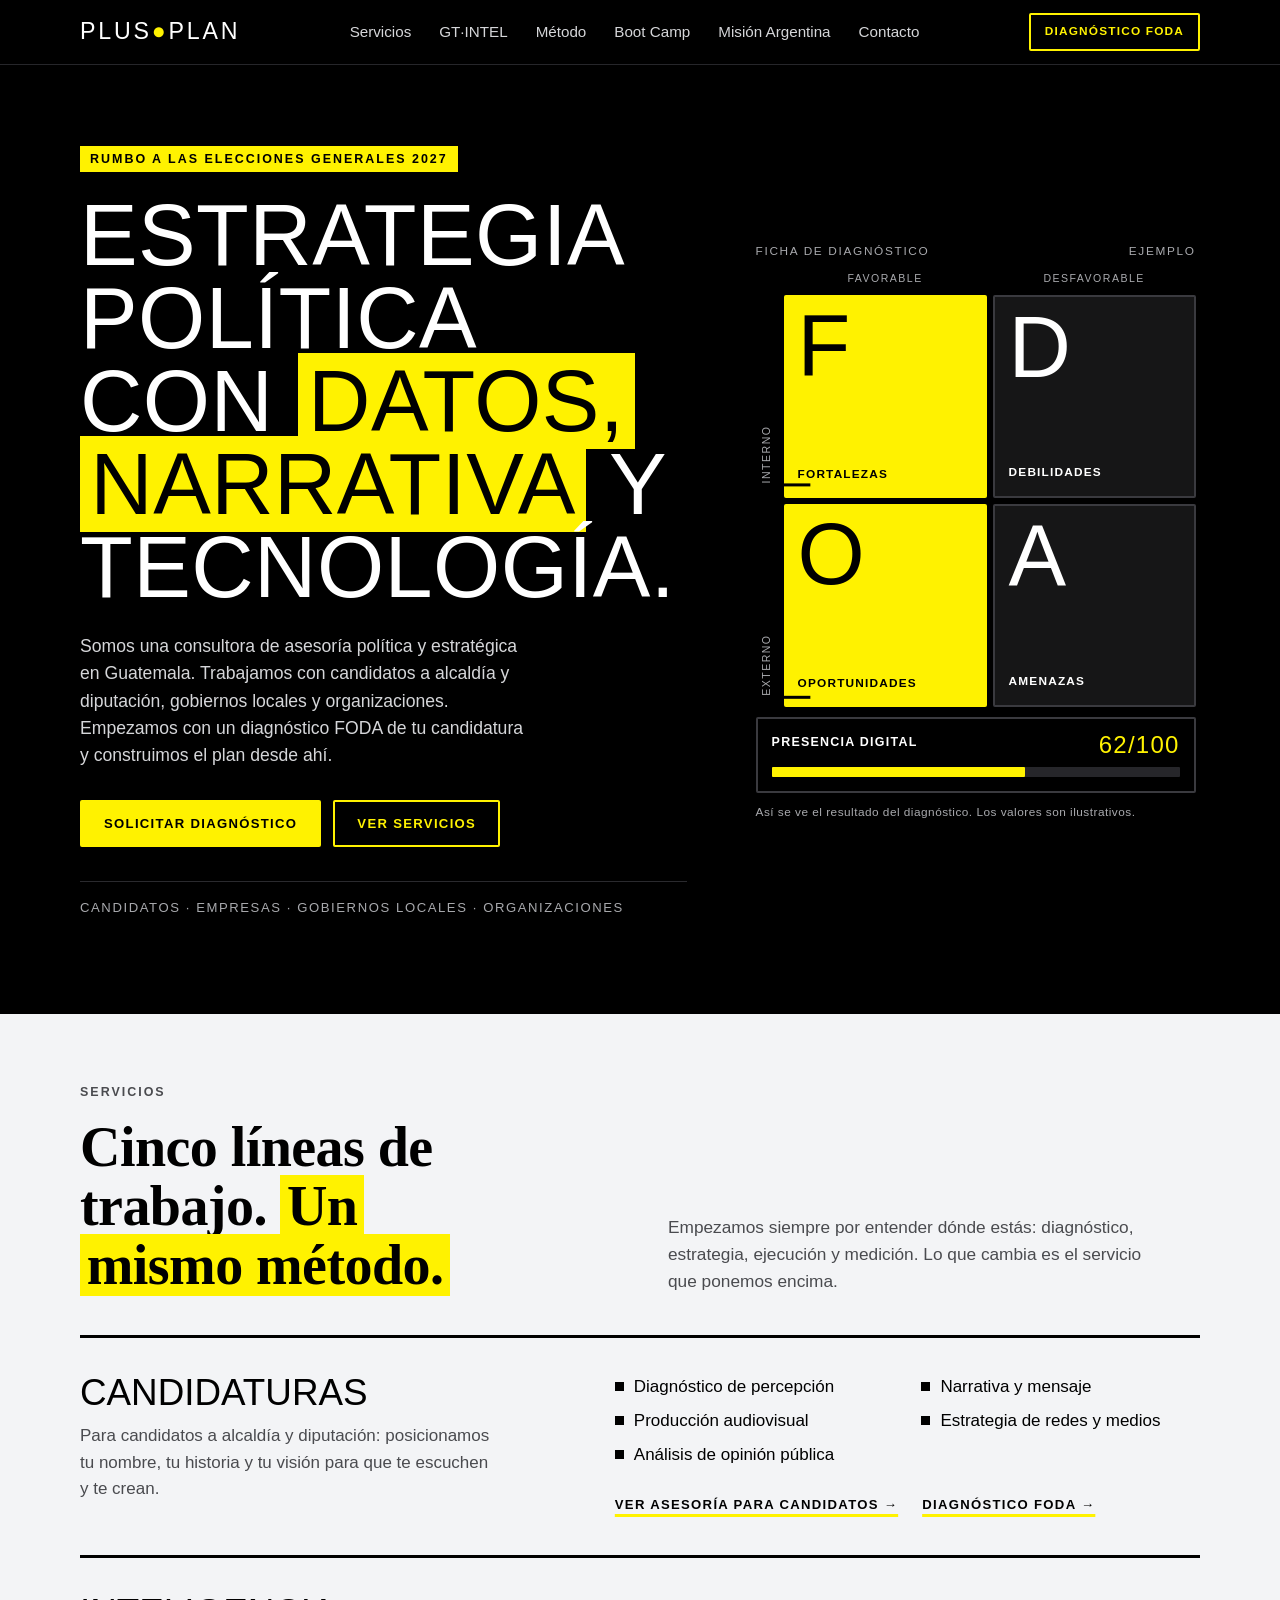
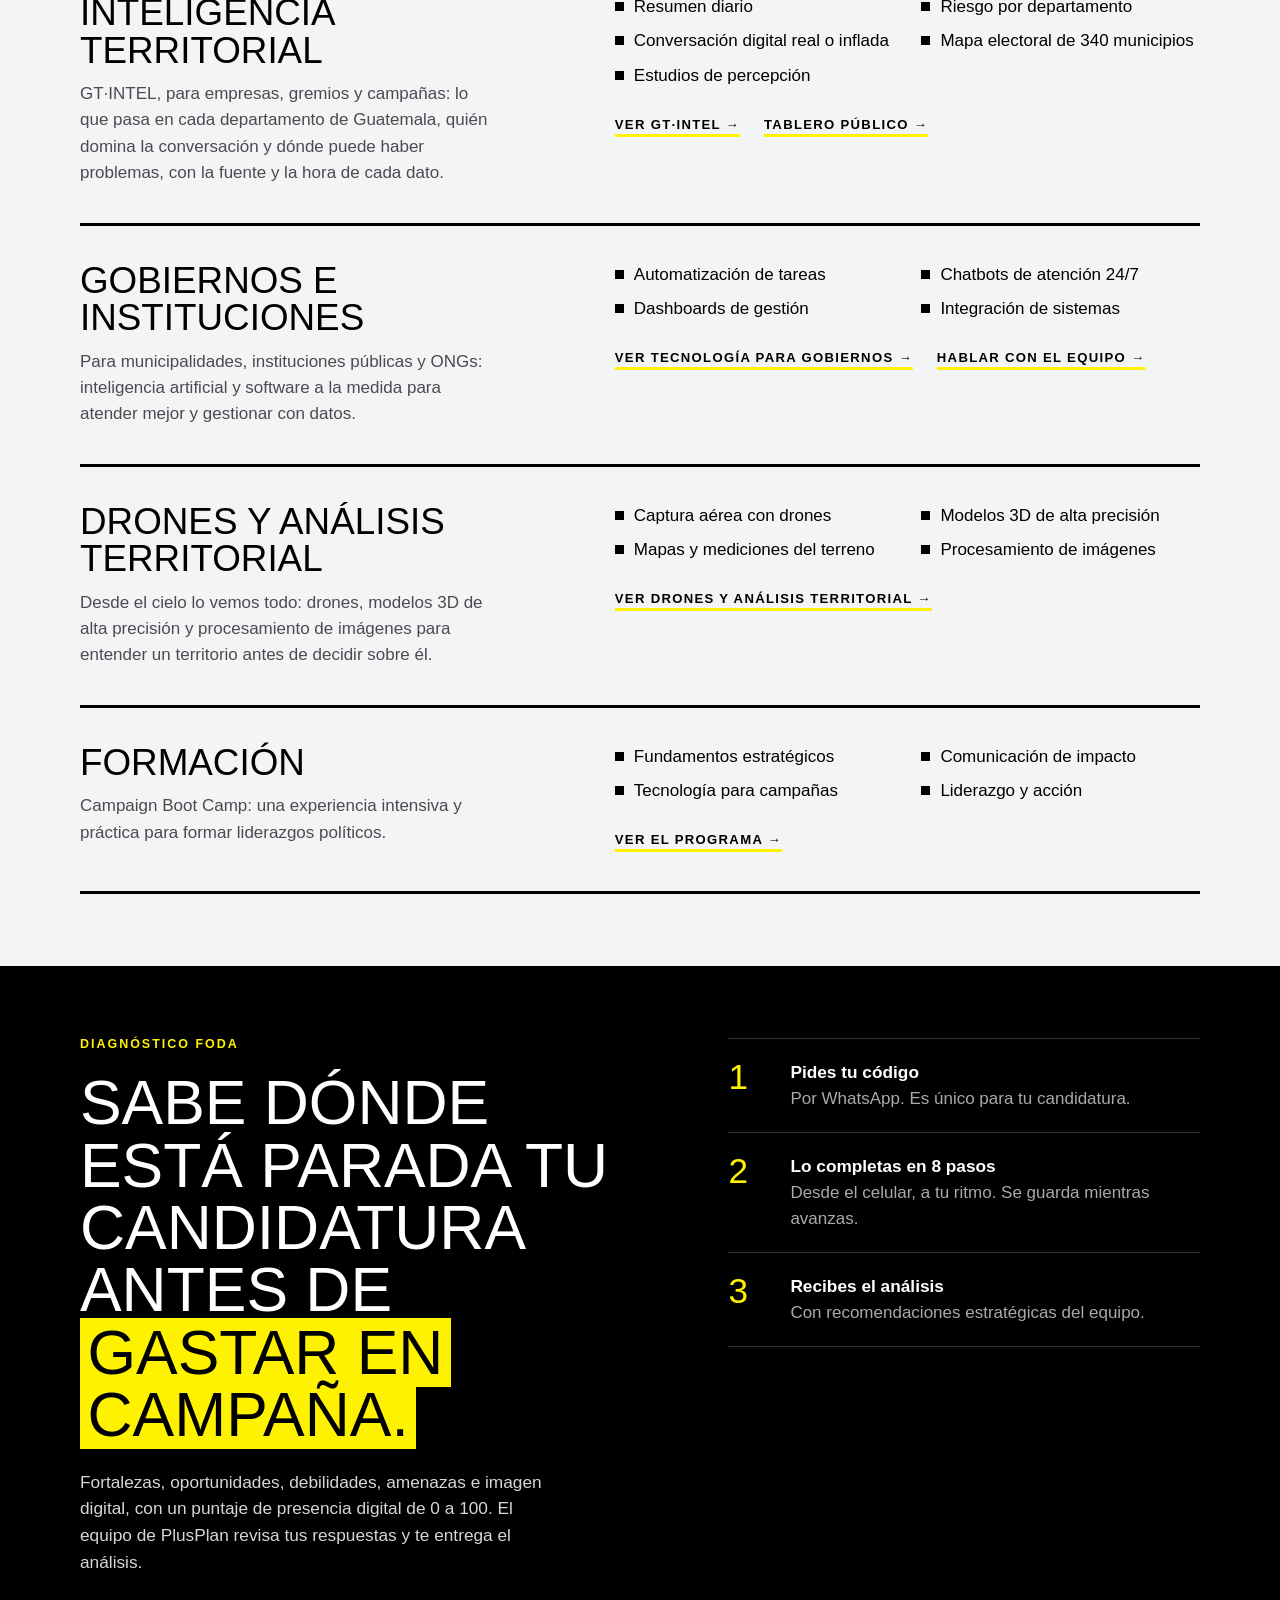
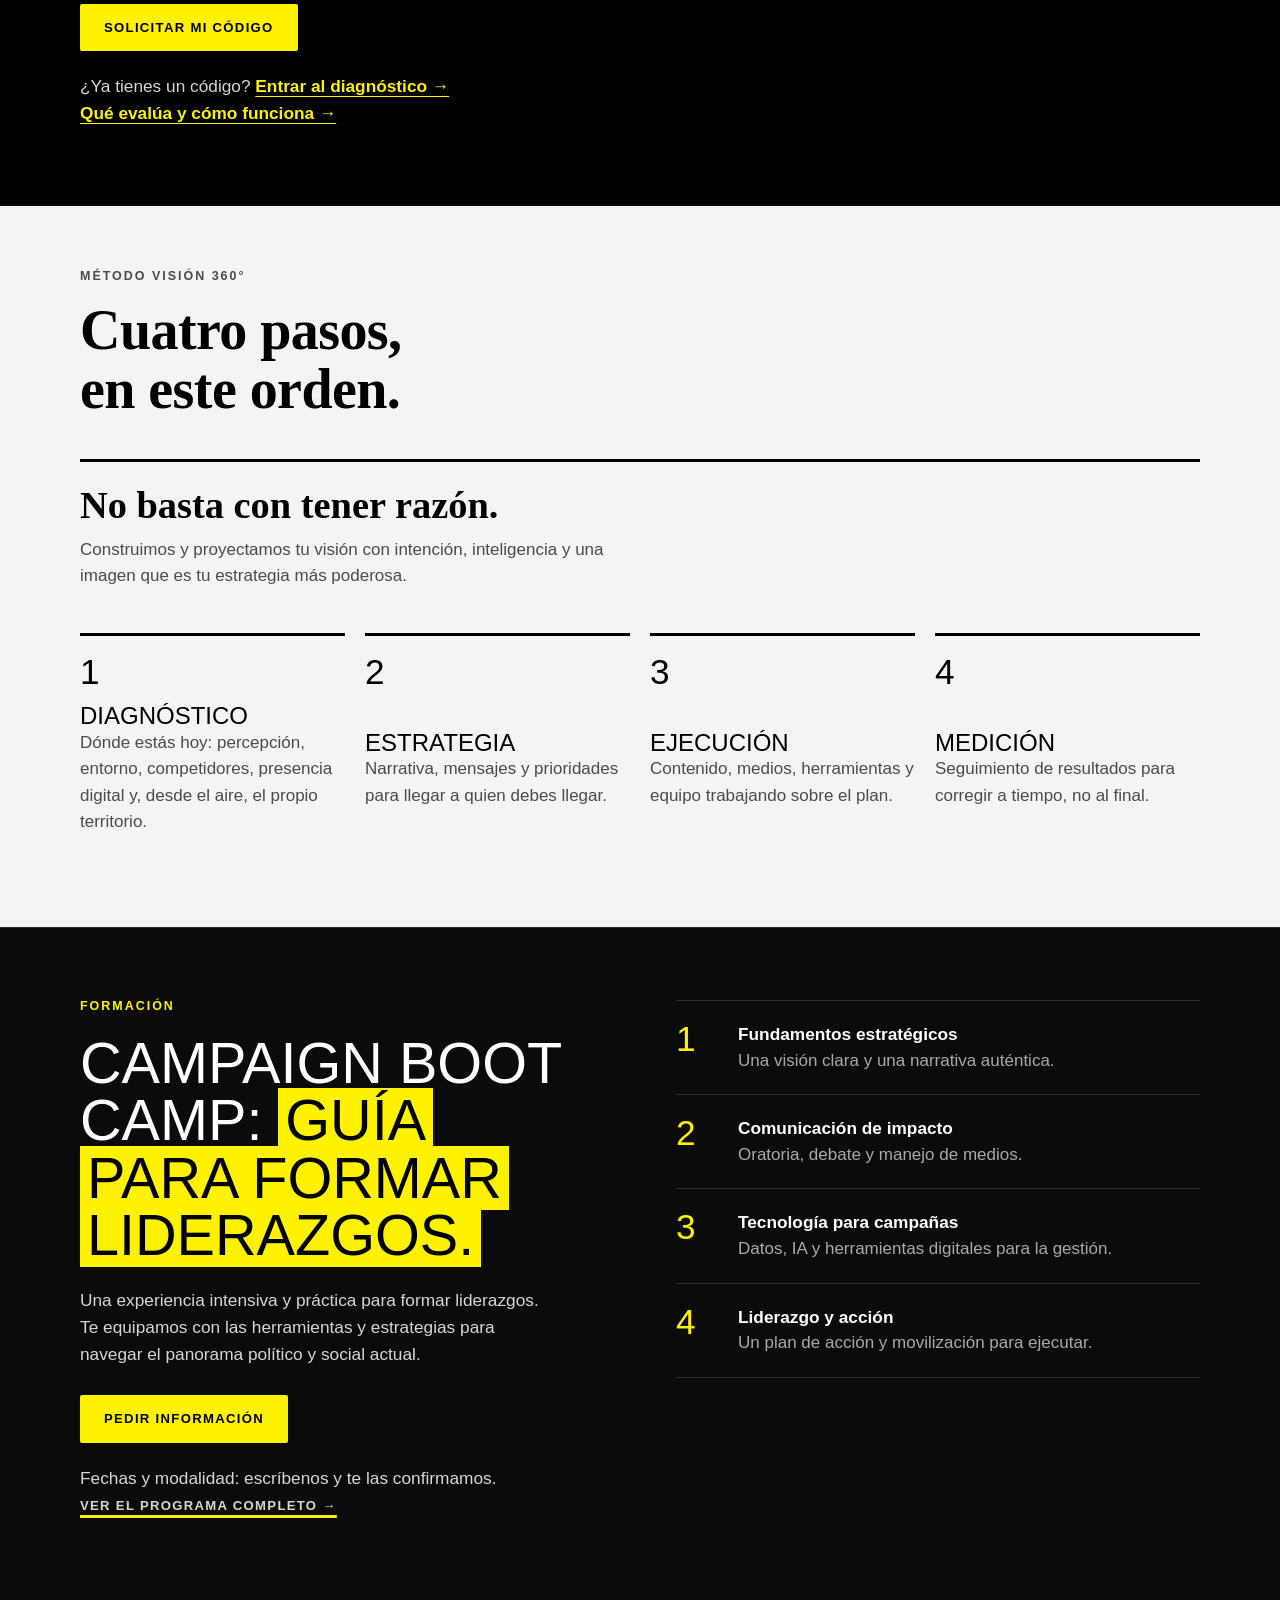
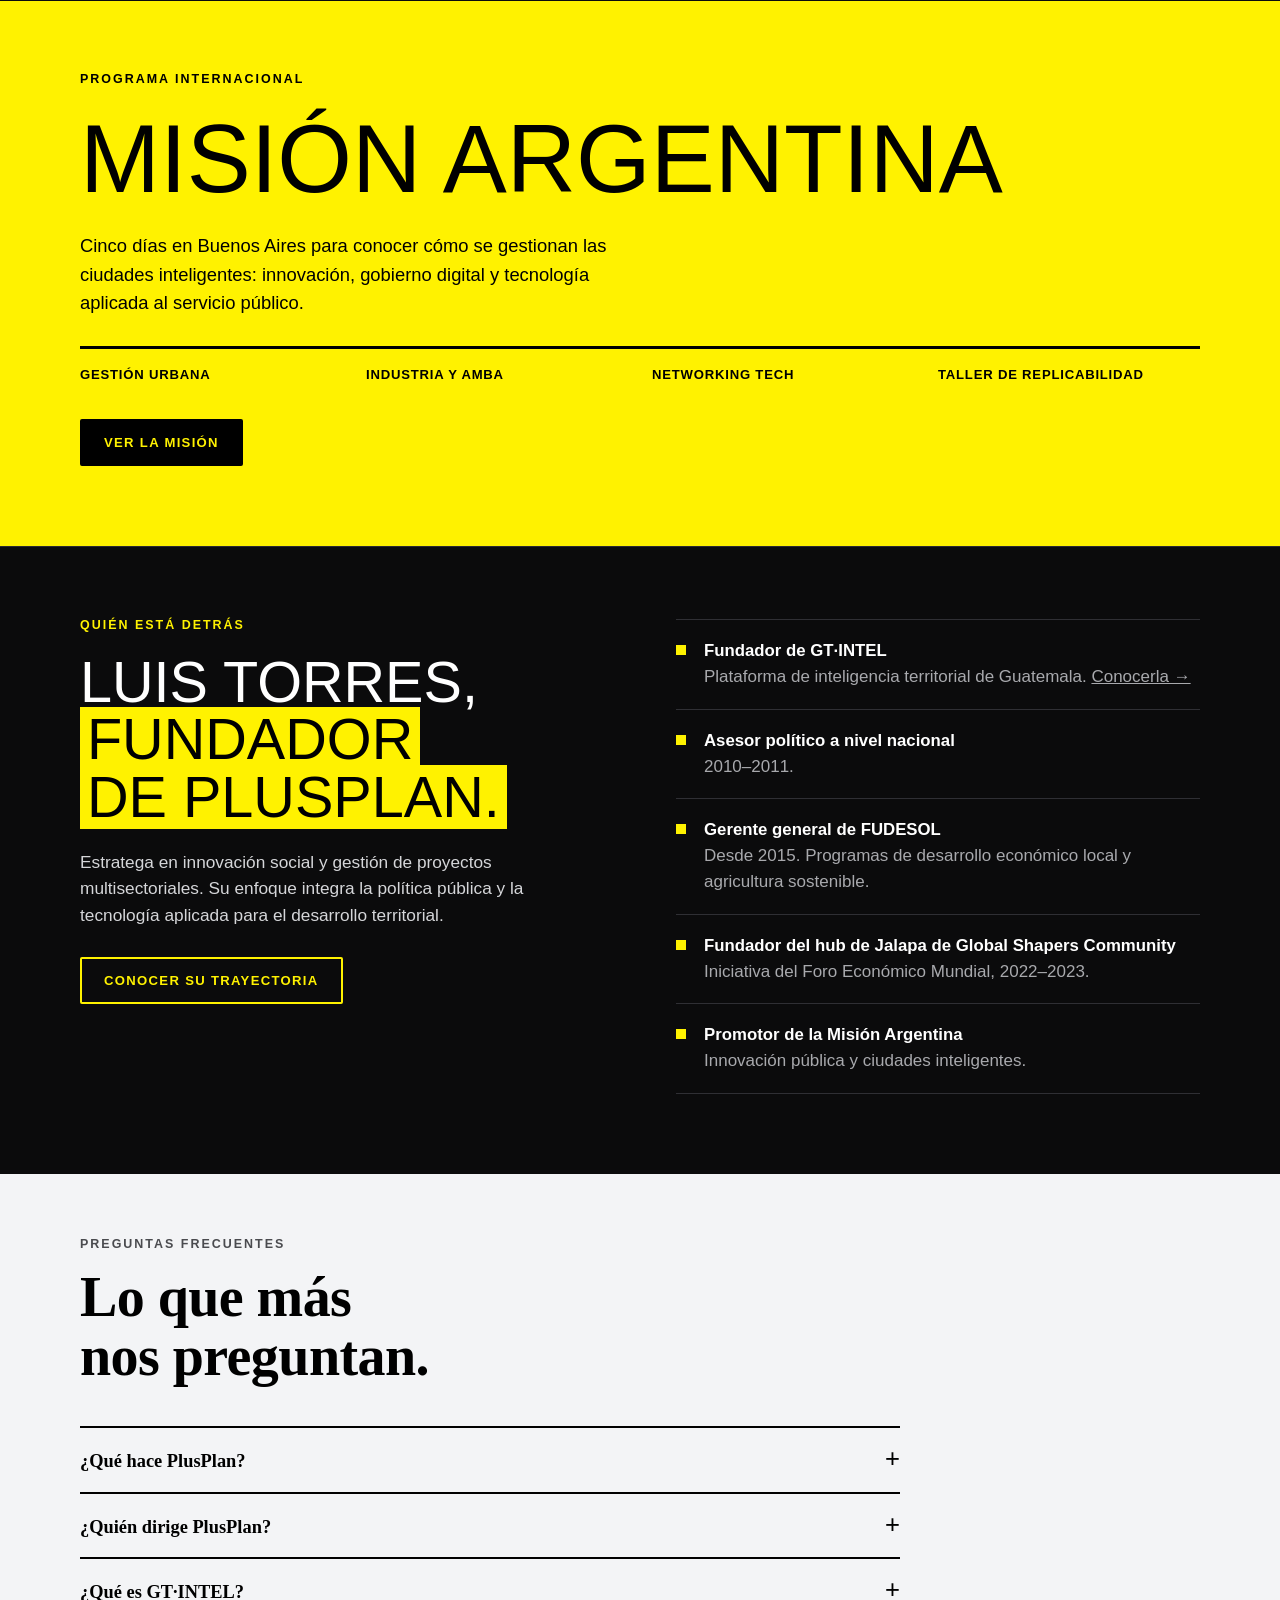
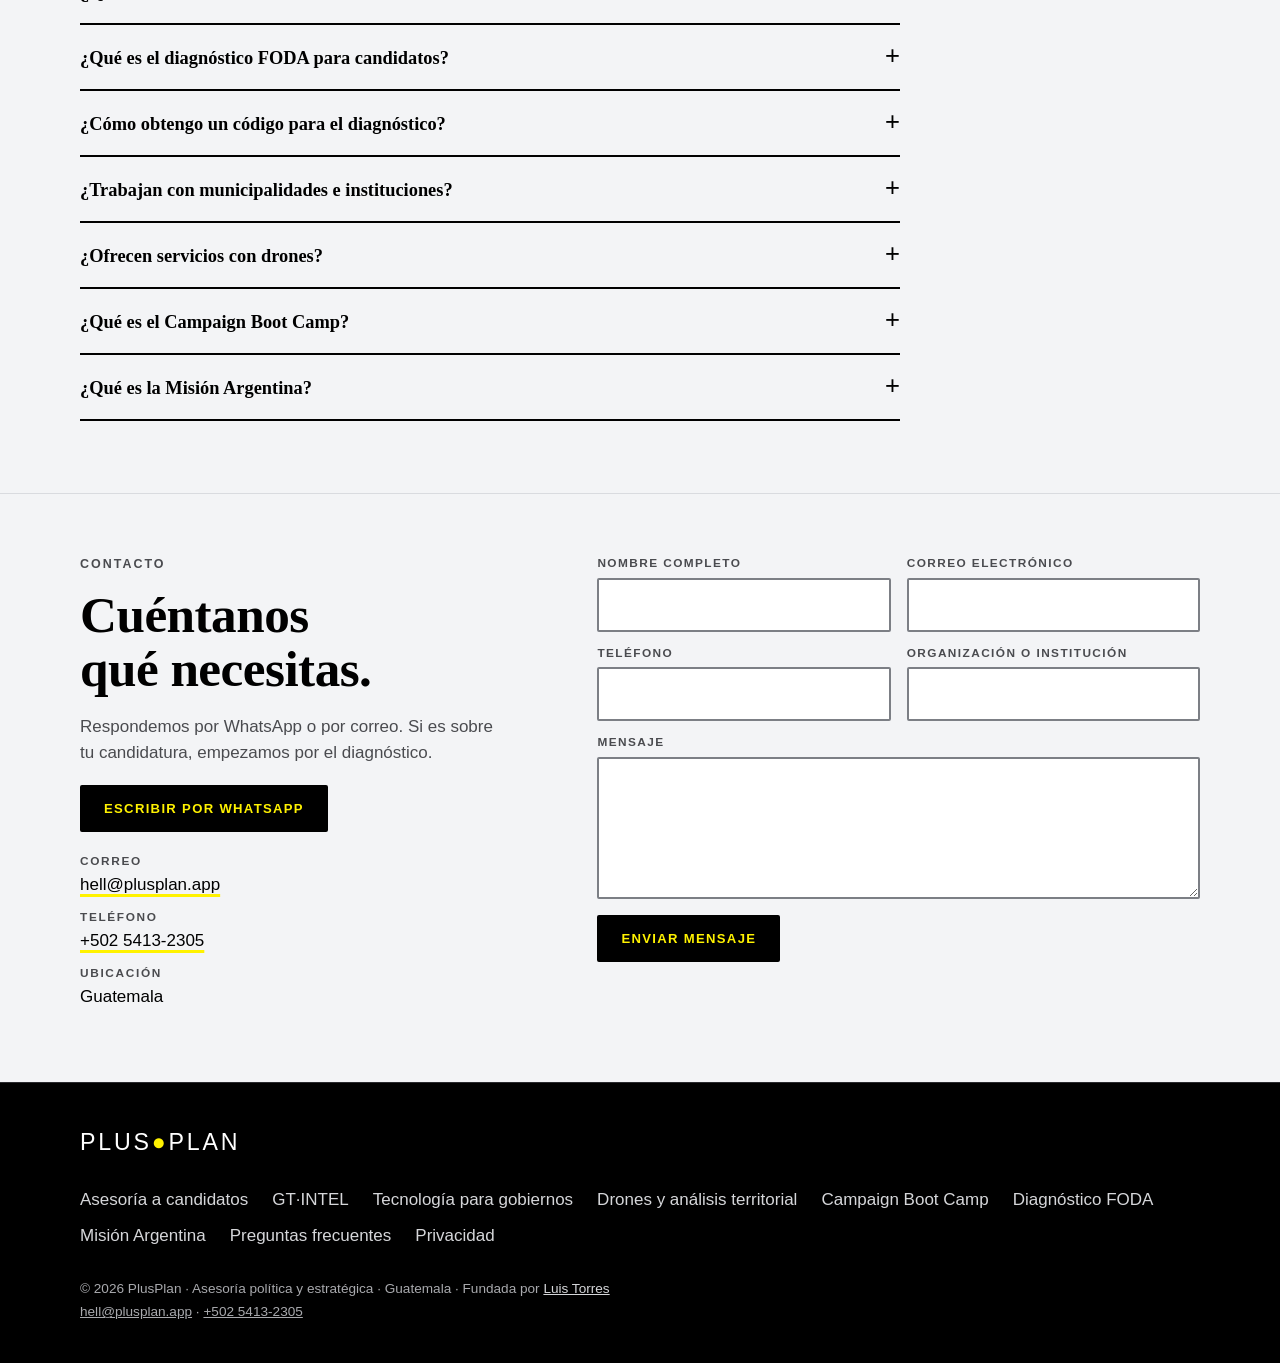
<file: index.html>
<!DOCTYPE html>
<html lang="es">
<head>
<meta charset="UTF-8">
<meta name="viewport" content="width=device-width, initial-scale=1">
<meta http-equiv="Content-Security-Policy" content="default-src 'self'; script-src 'self'; style-src 'self' https://fonts.googleapis.com; font-src https://fonts.gstatic.com; img-src 'self' data:; connect-src 'self' https://formspree.io; form-action https://formspree.io; base-uri 'self'; object-src 'none'">
<meta name="referrer" content="strict-origin-when-cross-origin">
<title>Asesoría política y estratégica en Guatemala | PlusPlan</title>
<meta name="description" content="Consultora de asesoría política en Guatemala: estrategia, imagen pública y tecnología para candidatos a alcaldía y diputación, gobiernos locales y ONGs.">
<link rel="canonical" href="https://plusplan.app/">
<meta name="theme-color" content="#000000">
<link rel="icon" href="/assets/favicon.svg" type="image/svg+xml">
<link rel="apple-touch-icon" href="/assets/apple-touch-icon.png">
<link rel="manifest" href="/assets/site.webmanifest">

<meta property="og:type" content="website">
<meta property="og:site_name" content="PlusPlan">
<meta property="og:locale" content="es_GT">
<meta property="og:title" content="Asesoría política y estratégica en Guatemala | PlusPlan">
<meta property="og:description" content="Estrategia, imagen pública y tecnología para candidatos, gobiernos locales y organizaciones en Guatemala. Empieza con un diagnóstico FODA.">
<meta property="og:url" content="https://plusplan.app/">
<meta property="og:image" content="https://plusplan.app/assets/og-plusplan.png">
<meta property="og:image:width" content="1200">
<meta property="og:image:height" content="630">
<meta property="og:image:alt" content="PlusPlan: estrategia política con datos, narrativa y tecnología">
<meta name="twitter:card" content="summary_large_image">
<meta name="twitter:title" content="Asesoría política y estratégica en Guatemala | PlusPlan">
<meta name="twitter:description" content="Estrategia, imagen pública y tecnología para candidatos, gobiernos locales y organizaciones en Guatemala. Empieza con un diagnóstico FODA.">
<meta name="twitter:image" content="https://plusplan.app/assets/og-plusplan.png">

<script type="application/ld+json">
{
  "@context": "https://schema.org",
  "@graph": [
    {
      "@type": "ProfessionalService",
      "@id": "https://plusplan.app/#org",
      "name": "PlusPlan",
      "url": "https://plusplan.app/",
      "description": "Consultora de asesoría política y estratégica con visión tecnológica para candidatos, gobiernos locales y organizaciones en Guatemala.",
      "logo": {
        "@type": "ImageObject",
        "url": "https://plusplan.app/assets/logo-plusplan.png",
        "width": 512,
        "height": 512
      },
      "image": "https://plusplan.app/assets/og-plusplan.png",
      "email": "hell@plusplan.app",
      "telephone": "+502 5413-2305",
      "address": {
        "@type": "PostalAddress",
        "addressCountry": "GT"
      },
      "areaServed": {
        "@type": "Country",
        "name": "Guatemala"
      },
      "knowsAbout": [
        "Asesoría política",
        "Estrategia electoral",
        "Imagen pública",
        "Comunicación política",
        "Análisis FODA",
        "Inteligencia artificial para gobiernos",
        "Análisis territorial con drones",
        "Modelos 3D y procesamiento de imágenes",
        "Inteligencia territorial",
        "Análisis de riesgo por departamento"
      ],
      "hasOfferCatalog": {
        "@type": "OfferCatalog",
        "name": "Servicios de PlusPlan",
        "itemListElement": [
          {
            "@type": "Offer",
            "itemOffered": {
              "@type": "Service",
              "name": "Asesoría política para candidatos",
              "url": "https://plusplan.app/asesoria-politica-candidatos/"
            }
          },
          {
            "@type": "Offer",
            "itemOffered": {
              "@type": "Service",
              "name": "GT·INTEL: inteligencia territorial de Guatemala",
              "url": "https://plusplan.app/gt-intel/"
            }
          },
          {
            "@type": "Offer",
            "itemOffered": {
              "@type": "Service",
              "name": "Diagnóstico FODA para candidatos",
              "url": "https://plusplan.app/diagnostico-foda/"
            }
          },
          {
            "@type": "Offer",
            "itemOffered": {
              "@type": "Service",
              "name": "Tecnología e inteligencia artificial para gobiernos locales",
              "url": "https://plusplan.app/tecnologia-gobiernos-locales/"
            }
          },
          {
            "@type": "Offer",
            "itemOffered": {
              "@type": "Service",
              "name": "Drones y análisis territorial",
              "url": "https://plusplan.app/drones-analisis-territorial/"
            }
          },
          {
            "@type": "Offer",
            "itemOffered": {
              "@type": "Course",
              "name": "Campaign Boot Camp",
              "url": "https://plusplan.app/campaign-boot-camp/"
            }
          }
        ]
      },
      "founder": {
        "@id": "https://plusplan.app/#luis-torres"
      }
    },
    {
      "@type": "Person",
      "@id": "https://plusplan.app/#luis-torres",
      "name": "Luis Torres",
      "url": "https://luistor.uk",
      "sameAs": [
        "https://luistor.uk"
      ],
      "jobTitle": "Fundador de PlusPlan",
      "worksFor": {
        "@id": "https://plusplan.app/#org"
      },
      "description": "Estratega en innovación social y gestión de proyectos multisectoriales. Gerente general de FUDESOL desde 2015.",
      "affiliation": [
        {
          "@type": "Organization",
          "name": "FUDESOL"
        },
        {
          "@type": "Organization",
          "name": "Global Shapers Community"
        }
      ],
      "knowsAbout": [
        "Estrategia política",
        "Innovación social",
        "Desarrollo territorial",
        "Tecnología aplicada a políticas públicas"
      ]
    },
    {
      "@type": "WebSite",
      "@id": "https://plusplan.app/#website",
      "url": "https://plusplan.app/",
      "name": "PlusPlan",
      "inLanguage": "es",
      "publisher": {
        "@id": "https://plusplan.app/#org"
      }
    },
    {
      "@type": "FAQPage",
      "@id": "https://plusplan.app/#preguntas",
      "mainEntity": [
        {
          "@type": "Question",
          "name": "¿Qué hace PlusPlan?",
          "acceptedAnswer": {
            "@type": "Answer",
            "text": "PlusPlan es una consultora de asesoría política y estratégica en Guatemala. Trabajamos con candidatos a alcaldía y diputación, gobiernos locales, organizaciones y empresas, combinando estrategia, comunicación y tecnología. También operamos GT·INTEL, nuestra plataforma de inteligencia territorial."
          }
        },
        {
          "@type": "Question",
          "name": "¿Quién dirige PlusPlan?",
          "acceptedAnswer": {
            "@type": "Answer",
            "text": "PlusPlan fue fundada por Luis Torres, estratega en innovación social y gestión de proyectos multisectoriales y gerente general de FUDESOL desde 2015."
          }
        },
        {
          "@type": "Question",
          "name": "¿Qué es GT·INTEL?",
          "acceptedAnswer": {
            "@type": "Answer",
            "text": "GT·INTEL es la plataforma de inteligencia territorial de PlusPlan. Lee prensa, redes y fuentes oficiales para mostrar el riesgo por departamento, la conversación digital y el mapa electoral de Guatemala, con la fuente y la hora de cada dato. Lo público está en gt-in.web.app; la versión privada se enfoca en tu zona, tu marca o tu municipio."
          }
        },
        {
          "@type": "Question",
          "name": "¿Qué es el diagnóstico FODA para candidatos?",
          "acceptedAnswer": {
            "@type": "Answer",
            "text": "Es una evaluación de las fortalezas, oportunidades, debilidades y amenazas de tu candidatura, más tu imagen digital, con un puntaje de presencia digital de 0 a 100. Lo completas desde el celular con un código y el equipo de PlusPlan te entrega el análisis."
          }
        },
        {
          "@type": "Question",
          "name": "¿Cómo obtengo un código para el diagnóstico?",
          "acceptedAnswer": {
            "@type": "Answer",
            "text": "Escríbenos por WhatsApp al +502 5413-2305. El código es único para tu candidatura y te permite completar el diagnóstico en varias sesiones."
          }
        },
        {
          "@type": "Question",
          "name": "¿Trabajan con municipalidades e instituciones?",
          "acceptedAnswer": {
            "@type": "Answer",
            "text": "Sí. Desarrollamos automatización de tareas, chatbots de atención ciudadana, dashboards de gestión e integración de sistemas para municipalidades, instituciones públicas y ONGs."
          }
        },
        {
          "@type": "Question",
          "name": "¿Ofrecen servicios con drones?",
          "acceptedAnswer": {
            "@type": "Answer",
            "text": "Sí. Analizamos terrenos con drones, modelos 3D de alta precisión y procesamiento de imágenes, para municipalidades, campañas y proyectos productivos."
          }
        },
        {
          "@type": "Question",
          "name": "¿Qué es el Campaign Boot Camp?",
          "acceptedAnswer": {
            "@type": "Answer",
            "text": "Un programa intensivo y práctico de formación política en cuatro módulos: fundamentos estratégicos, comunicación de impacto, tecnología para campañas y liderazgo y acción."
          }
        },
        {
          "@type": "Question",
          "name": "¿Qué es la Misión Argentina?",
          "acceptedAnswer": {
            "@type": "Answer",
            "text": "Un programa de cinco días en Buenos Aires para conocer cómo se gestionan las ciudades inteligentes: gestión urbana, industria, networking tecnológico y un taller de replicabilidad."
          }
        }
      ]
    }
  ]
}
</script>

<link rel="preconnect" href="https://fonts.googleapis.com">
<link rel="preconnect" href="https://fonts.gstatic.com" crossorigin>
<link href="https://fonts.googleapis.com/css2?family=Alatsi&family=League+Spartan:wght@400;500;700&family=Source+Serif+4:opsz,wght@8..60,600&display=swap" rel="stylesheet">
<link rel="stylesheet" href="/assets/site.css">
</head>
<body>
<a class="skip" href="#contenido">Saltar al contenido</a>

<header class="nav">
  <div class="wrap">
    <a class="logo" href="/" aria-label="PlusPlan, inicio">PLUS<i>●</i>PLAN</a>
    <nav class="links" aria-label="Principal">
      <a href="#servicios">Servicios</a>
      <a href="/gt-intel/">GT·INTEL</a>
      <a href="#metodo">Método</a>
      <a href="#bootcamp">Boot Camp</a>
      <a href="/mision-argentina/">Misión Argentina</a>
      <a href="#contacto">Contacto</a>
    </nav>
    <a class="btn small nav-cta" href="/foda/">Diagnóstico FODA</a>
    <button class="menu-btn" id="menuBtn" aria-expanded="false" aria-controls="panel">Menú</button>
  </div>
  <div class="panel" id="panel">
    <a href="#servicios">Servicios</a>
    <a href="/gt-intel/">GT·INTEL</a>
    <a href="#metodo">Método</a>
    <a href="#bootcamp">Boot Camp</a>
    <a href="/mision-argentina/">Misión Argentina</a>
    <a href="#contacto">Contacto</a>
    <a class="btn solid" href="/foda/">Diagnóstico FODA</a>
  </div>
</header>

<main id="contenido">

<section class="hero" aria-labelledby="h1">
  <div class="wrap">
    <div>
      <span class="eyebrow tag">Rumbo a las Elecciones Generales 2027</span>
      <h1 id="h1">Estrategia política con <mark>datos, narrativa</mark> y tecnología.</h1>
      <p class="lead">Somos una consultora de asesoría política y estratégica en Guatemala. Trabajamos con candidatos a alcaldía y diputación, gobiernos locales y organizaciones. Empezamos con un diagnóstico FODA de tu candidatura y construimos el plan desde ahí.</p>
      <div class="cta">
        <a class="btn solid" href="https://wa.me/50254132305?text=Hola%2C%20quiero%20solicitar%20un%20diagn%C3%B3stico%20para%20mi%20candidatura." target="_blank" rel="noopener">Solicitar diagnóstico</a>
        <a class="btn" href="#servicios">Ver servicios</a>
      </div>
      <p class="who">Candidatos · Empresas · Gobiernos locales · Organizaciones</p>
    </div>

    <aside class="ficha" aria-label="Ejemplo de ficha de diagnóstico">
      <div class="ficha-top"><span>Ficha de diagnóstico</span><span>Ejemplo</span></div>
      <div class="quad" role="img" aria-label="Matriz FODA: Fortalezas y Debilidades arriba, Oportunidades y Amenazas abajo">
        <span></span><span class="axis col">Favorable</span><span class="axis col">Desfavorable</span>
        <span class="axis row">Interno</span>
        <div class="cell pos"><b>F</b><span>Fortalezas</span></div>
        <div class="cell neg"><b>D</b><span>Debilidades</span></div>
        <span class="axis row">Externo</span>
        <div class="cell pos"><b>O</b><span>Oportunidades</span></div>
        <div class="cell neg"><b>A</b><span>Amenazas</span></div>
      </div>
      <div class="score">
        <div class="score-row"><span>Presencia digital</span><output>62/100</output></div>
        <div class="bar" role="progressbar" aria-valuenow="62" aria-valuemin="0" aria-valuemax="100" aria-label="Presencia digital de ejemplo"><i></i></div>
      </div>
      <small>Así se ve el resultado del diagnóstico. Los valores son ilustrativos.</small>
    </aside>
  </div>
</section>

<section class="sec light" id="servicios" aria-labelledby="h-serv">
  <div class="wrap">
    <div class="sec-head two">
      <div>
        <span class="eyebrow">Servicios</span>
        <h2 class="serif mt-s" id="h-serv">Cinco líneas de trabajo. <mark>Un mismo método.</mark></h2>
      </div>
      <p class="sub">Empezamos siempre por entender dónde estás: diagnóstico, estrategia, ejecución y medición. Lo que cambia es el servicio que ponemos encima.</p>
    </div>

    <div class="row">
      <div>
        <h3>Candidaturas</h3>
        <p class="what">Para candidatos a alcaldía y diputación: posicionamos tu nombre, tu historia y tu visión para que te escuchen y te crean.</p>
      </div>
      <div class="detail">
        <ul>
          <li>Diagnóstico de percepción</li>
          <li>Narrativa y mensaje</li>
          <li>Producción audiovisual</li>
          <li>Estrategia de redes y medios</li>
          <li>Análisis de opinión pública</li>
        </ul>
        <div class="go-row"><a class="go" href="/asesoria-politica-candidatos/">Ver asesoría para candidatos →</a><a class="go" href="/diagnostico-foda/">Diagnóstico FODA →</a></div>
      </div>
    </div>

    <div class="row">
      <div>
        <h3>Inteligencia territorial</h3>
        <p class="what">GT·INTEL, para empresas, gremios y campañas: lo que pasa en cada departamento de Guatemala, quién domina la conversación y dónde puede haber problemas, con la fuente y la hora de cada dato.</p>
      </div>
      <div class="detail">
        <ul>
          <li>Resumen diario</li>
          <li>Riesgo por departamento</li>
          <li>Conversación digital real o inflada</li>
          <li>Mapa electoral de 340 municipios</li>
          <li>Estudios de percepción</li>
        </ul>
        <div class="go-row"><a class="go" href="/gt-intel/">Ver GT·INTEL →</a><a class="go" href="https://gt-in.web.app/" target="_blank" rel="noopener">Tablero público →</a></div>
      </div>
    </div>

    <div class="row">
      <div>
        <h3>Gobiernos e instituciones</h3>
        <p class="what">Para municipalidades, instituciones públicas y ONGs: inteligencia artificial y software a la medida para atender mejor y gestionar con datos.</p>
      </div>
      <div class="detail">
        <ul>
          <li>Automatización de tareas</li>
          <li>Chatbots de atención 24/7</li>
          <li>Dashboards de gestión</li>
          <li>Integración de sistemas</li>
        </ul>
        <div class="go-row"><a class="go" href="/tecnologia-gobiernos-locales/">Ver tecnología para gobiernos →</a><a class="go" href="#contacto">Hablar con el equipo →</a></div>
      </div>
    </div>

    <div class="row">
      <div>
        <h3>Drones y análisis territorial</h3>
        <p class="what">Desde el cielo lo vemos todo: drones, modelos 3D de alta precisión y procesamiento de imágenes para entender un territorio antes de decidir sobre él.</p>
      </div>
      <div class="detail">
        <ul>
          <li>Captura aérea con drones</li>
          <li>Modelos 3D de alta precisión</li>
          <li>Mapas y mediciones del terreno</li>
          <li>Procesamiento de imágenes</li>
        </ul>
        <div class="go-row"><a class="go" href="/drones-analisis-territorial/">Ver drones y análisis territorial →</a></div>
      </div>
    </div>
    <div class="row">
      <div>
        <h3>Formación</h3>
        <p class="what">Campaign Boot Camp: una experiencia intensiva y práctica para formar liderazgos políticos.</p>
      </div>
      <div class="detail">
        <ul>
          <li>Fundamentos estratégicos</li>
          <li>Comunicación de impacto</li>
          <li>Tecnología para campañas</li>
          <li>Liderazgo y acción</li>
        </ul>
        <a class="go" href="/campaign-boot-camp/">Ver el programa →</a>
      </div>
    </div>
  </div>
</section>

<section class="foda" id="foda" aria-labelledby="h-foda">
  <div class="wrap">
    <div class="txt">
      <span class="eyebrow y">Diagnóstico FODA</span>
      <h2 id="h-foda">Sabe dónde está parada tu candidatura antes de <mark>gastar en campaña.</mark></h2>
      <p>Fortalezas, oportunidades, debilidades, amenazas e imagen digital, con un puntaje de presencia digital de 0 a 100. El equipo de PlusPlan revisa tus respuestas y te entrega el análisis.</p>
      <div class="cta tight">
        <a class="btn solid" href="https://wa.me/50254132305?text=Hola%2C%20quiero%20mi%20c%C3%B3digo%20para%20el%20diagn%C3%B3stico%20FODA." target="_blank" rel="noopener">Solicitar mi código</a>
      </div>
      <p class="have">¿Ya tienes un código? <a href="/foda/">Entrar al diagnóstico →</a><br><a href="/diagnostico-foda/">Qué evalúa y cómo funciona →</a></p>
    </div>
    <ol class="steps">
      <li><div><b>Pides tu código</b><span>Por WhatsApp. Es único para tu candidatura.</span></div></li>
      <li><div><b>Lo completas en 8 pasos</b><span>Desde el celular, a tu ritmo. Se guarda mientras avanzas.</span></div></li>
      <li><div><b>Recibes el análisis</b><span>Con recomendaciones estratégicas del equipo.</span></div></li>
    </ol>
  </div>
</section>

<section class="sec light" id="metodo" aria-labelledby="h-met">
  <div class="wrap">
    <div class="sec-head">
      <span class="eyebrow">Método Visión 360°</span>
      <h2 class="serif" id="h-met">Cuatro pasos, en este orden.</h2>
    </div>
    <div class="quote">
      <p>No basta con tener razón.</p>
      <p>Construimos y proyectamos tu visión con intención, inteligencia y una imagen que es tu estrategia más poderosa.</p>
    </div>
    <ol class="method">
      <li><div><b>Diagnóstico</b><span>Dónde estás hoy: percepción, entorno, competidores, presencia digital y, desde el aire, el propio territorio.</span></div></li>
      <li><div><b>Estrategia</b><span>Narrativa, mensajes y prioridades para llegar a quien debes llegar.</span></div></li>
      <li><div><b>Ejecución</b><span>Contenido, medios, herramientas y equipo trabajando sobre el plan.</span></div></li>
      <li><div><b>Medición</b><span>Seguimiento de resultados para corregir a tiempo, no al final.</span></div></li>
    </ol>
  </div>
</section>

<section class="camp" id="bootcamp" aria-labelledby="h-camp">
  <div class="wrap">
    <div class="txt">
      <span class="eyebrow y">Formación</span>
      <h2 id="h-camp">Campaign Boot Camp: <mark>guía para formar liderazgos.</mark></h2>
      <p>Una experiencia intensiva y práctica para formar liderazgos. Te equipamos con las herramientas y estrategias para navegar el panorama político y social actual.</p>
      <div class="cta tight">
        <a class="btn solid" href="https://wa.me/50254132305?text=Hola%2C%20quiero%20informaci%C3%B3n%20sobre%20el%20Campaign%20Boot%20Camp." target="_blank" rel="noopener">Pedir información</a>
      </div>
      <p class="by">Fechas y modalidad: escríbenos y te las confirmamos. <a class="go" href="/campaign-boot-camp/">Ver el programa completo →</a></p>
    </div>
    <ol class="mods">
      <li><div><b>Fundamentos estratégicos</b><span>Una visión clara y una narrativa auténtica.</span></div></li>
      <li><div><b>Comunicación de impacto</b><span>Oratoria, debate y manejo de medios.</span></div></li>
      <li><div><b>Tecnología para campañas</b><span>Datos, IA y herramientas digitales para la gestión.</span></div></li>
      <li><div><b>Liderazgo y acción</b><span>Un plan de acción y movilización para ejecutar.</span></div></li>
    </ol>
  </div>
</section>

<section class="mision" id="mision" aria-labelledby="h-mis">
  <div class="wrap">
    <span class="eyebrow">Programa internacional</span>
    <h2 id="h-mis">Misión Argentina</h2>
    <p>Cinco días en Buenos Aires para conocer cómo se gestionan las ciudades inteligentes: innovación, gobierno digital y tecnología aplicada al servicio público.</p>
    <ul>
      <li>Gestión urbana</li>
      <li>Industria y AMBA</li>
      <li>Networking tech</li>
      <li>Taller de replicabilidad</li>
    </ul>
    <div class="cta"><a class="btn dark" href="/mision-argentina/">Ver la misión</a></div>
  </div>
</section>

<section class="camp" id="fundador" aria-labelledby="h-fun">
  <div class="wrap">
    <div class="txt">
      <span class="eyebrow y">Quién está detrás</span>
      <h2 id="h-fun">Luis Torres, <mark>fundador de PlusPlan.</mark></h2>
      <p>Estratega en innovación social y gestión de proyectos multisectoriales. Su enfoque integra la política pública y la tecnología aplicada para el desarrollo territorial.</p>
      <div class="cta tight"><a class="btn" href="https://luistor.uk" target="_blank" rel="noopener">Conocer su trayectoria</a></div>
    </div>
    <ul class="facts">
      <li><div><b>Fundador de GT·INTEL</b><span>Plataforma de inteligencia territorial de Guatemala. <a href="/gt-intel/">Conocerla →</a></span></div></li>
      <li><div><b>Asesor político a nivel nacional</b><span>2010–2011.</span></div></li>
      <li><div><b>Gerente general de FUDESOL</b><span>Desde 2015. Programas de desarrollo económico local y agricultura sostenible.</span></div></li>
      <li><div><b>Fundador del hub de Jalapa de Global Shapers Community</b><span>Iniciativa del Foro Económico Mundial, 2022–2023.</span></div></li>
      <li><div><b>Promotor de la Misión Argentina</b><span>Innovación pública y ciudades inteligentes.</span></div></li>
    </ul>
  </div>
</section>

<section class="sec light" id="preguntas" aria-labelledby="h-faq">
  <div class="wrap">
    <div class="sec-head">
      <span class="eyebrow">Preguntas frecuentes</span>
      <h2 class="serif" id="h-faq">Lo que más nos preguntan.</h2>
    </div>
    <div class="faq">
      <details>
        <summary>¿Qué hace PlusPlan?</summary>
        <p>PlusPlan es una consultora de asesoría política y estratégica en Guatemala. Trabajamos con candidatos a alcaldía y diputación, gobiernos locales, organizaciones y empresas, combinando estrategia, comunicación y tecnología. También operamos GT·INTEL, nuestra plataforma de inteligencia territorial.</p>
      </details>
      <details>
        <summary>¿Quién dirige PlusPlan?</summary>
        <p>PlusPlan fue fundada por Luis Torres, estratega en innovación social y gestión de proyectos multisectoriales y gerente general de FUDESOL desde 2015. <a href="https://luistor.uk" target="_blank" rel="noopener">Ver su trayectoria →</a></p>
      </details>
      <details>
        <summary>¿Qué es GT·INTEL?</summary>
        <p>GT·INTEL es la plataforma de inteligencia territorial de PlusPlan. Lee prensa, redes y fuentes oficiales para mostrar el riesgo por departamento, la conversación digital y el mapa electoral de Guatemala, con la fuente y la hora de cada dato. Lo público está en gt-in.web.app; la versión privada se enfoca en tu zona, tu marca o tu municipio. <a href="/gt-intel/">Ver GT·INTEL →</a></p>
      </details>
      <details>
        <summary>¿Qué es el diagnóstico FODA para candidatos?</summary>
        <p>Es una evaluación de las fortalezas, oportunidades, debilidades y amenazas de tu candidatura, más tu imagen digital, con un puntaje de presencia digital de 0 a 100. Lo completas desde el celular con un código y el equipo de PlusPlan te entrega el análisis. <a href="/diagnostico-foda/">Ver cómo funciona →</a></p>
      </details>
      <details>
        <summary>¿Cómo obtengo un código para el diagnóstico?</summary>
        <p>Escríbenos por WhatsApp al +502 5413-2305. El código es único para tu candidatura y te permite completar el diagnóstico en varias sesiones.</p>
      </details>
      <details>
        <summary>¿Trabajan con municipalidades e instituciones?</summary>
        <p>Sí. Desarrollamos automatización de tareas, chatbots de atención ciudadana, dashboards de gestión e integración de sistemas para municipalidades, instituciones públicas y ONGs. <a href="/tecnologia-gobiernos-locales/">Ver tecnología para gobiernos →</a></p>
      </details>
      <details>
        <summary>¿Ofrecen servicios con drones?</summary>
        <p>Sí. Analizamos terrenos con drones, modelos 3D de alta precisión y procesamiento de imágenes, para municipalidades, campañas y proyectos productivos. <a href="/drones-analisis-territorial/">Ver drones y análisis territorial →</a></p>
      </details>
      <details>
        <summary>¿Qué es el Campaign Boot Camp?</summary>
        <p>Un programa intensivo y práctico de formación política en cuatro módulos: fundamentos estratégicos, comunicación de impacto, tecnología para campañas y liderazgo y acción. <a href="/campaign-boot-camp/">Ver el programa →</a></p>
      </details>
      <details>
        <summary>¿Qué es la Misión Argentina?</summary>
        <p>Un programa de cinco días en Buenos Aires para conocer cómo se gestionan las ciudades inteligentes: gestión urbana, industria, networking tecnológico y un taller de replicabilidad. <a href="/mision-argentina/">Ver la misión →</a></p>
      </details>
    </div>
  </div>
</section>

<section class="contact light" id="contacto" aria-labelledby="h-con">
  <div class="wrap">
    <div class="ways">
      <span class="eyebrow">Contacto</span>
      <h2 id="h-con">Cuéntanos qué necesitas.</h2>
      <p>Respondemos por WhatsApp o por correo. Si es sobre tu candidatura, empezamos por el diagnóstico.</p>
      <div class="cta flush">
        <a class="btn dark" href="https://wa.me/50254132305?text=Hola%2C%20quiero%20una%20asesor%C3%ADa%20personalizada." target="_blank" rel="noopener">Escribir por WhatsApp</a>
      </div>
      <dl>
        <div><dt>Correo</dt><dd><a href="mailto:hell@plusplan.app">hell@plusplan.app</a></dd></div>
        <div><dt>Teléfono</dt><dd><a href="tel:+50254132305">+502 5413-2305</a></dd></div>
        <div><dt>Ubicación</dt><dd>Guatemala</dd></div>
      </dl>
    </div>

    <form id="contactForm" action="https://formspree.io/f/xanbekqq" method="POST">
      <input type="hidden" name="_subject" value="Nuevo mensaje desde plusplan.app">
      <div class="hp" aria-hidden="true"><label>No llenar este campo<input type="text" name="_gotcha" tabindex="-1" autocomplete="off"></label></div>
      <div class="pair">
        <label for="f-nombre">Nombre completo<input id="f-nombre" type="text" name="Nombre" autocomplete="name" required></label>
        <label for="f-correo">Correo electrónico<input id="f-correo" type="email" name="Correo" autocomplete="email" required></label>
      </div>
      <div class="pair">
        <label for="f-tel">Teléfono<input id="f-tel" type="tel" name="Teléfono" autocomplete="tel"></label>
        <label for="f-org">Organización o institución<input id="f-org" type="text" name="Organización" autocomplete="organization" required></label>
      </div>
      <label for="f-msg">Mensaje<textarea id="f-msg" name="Mensaje" required></textarea></label>
      <div><button class="btn dark" type="submit" id="sendBtn">Enviar mensaje</button></div>
      <p class="form-msg" id="formMsg" role="status" aria-live="polite"></p>
    </form>
  </div>
</section>

</main>

<footer class="foot">
  <div class="wrap">
    <a class="logo" href="/" aria-label="PlusPlan, inicio">PLUS<i>●</i>PLAN</a>
    <nav aria-label="Pie de página">
      <a href="/asesoria-politica-candidatos/">Asesoría a candidatos</a>
      <a href="/gt-intel/">GT·INTEL</a>
      <a href="/tecnologia-gobiernos-locales/">Tecnología para gobiernos</a>
      <a href="/drones-analisis-territorial/">Drones y análisis territorial</a>
      <a href="/campaign-boot-camp/">Campaign Boot Camp</a>
      <a href="/diagnostico-foda/">Diagnóstico FODA</a>
      <a href="/mision-argentina/">Misión Argentina</a>
      <a href="#preguntas">Preguntas frecuentes</a>
      <a href="/privacidad/">Privacidad</a>
    </nav>
    <small>© 2026 PlusPlan · Asesoría política y estratégica · Guatemala · Fundada por <a class="founder" href="https://luistor.uk" target="_blank" rel="noopener">Luis Torres</a><br><a href="mailto:hell@plusplan.app">hell@plusplan.app</a> · <a href="tel:+50254132305">+502 5413-2305</a></small>
  </div>
</footer>

<script src="/assets/site.js" defer></script>
</body>
</html>
</file>
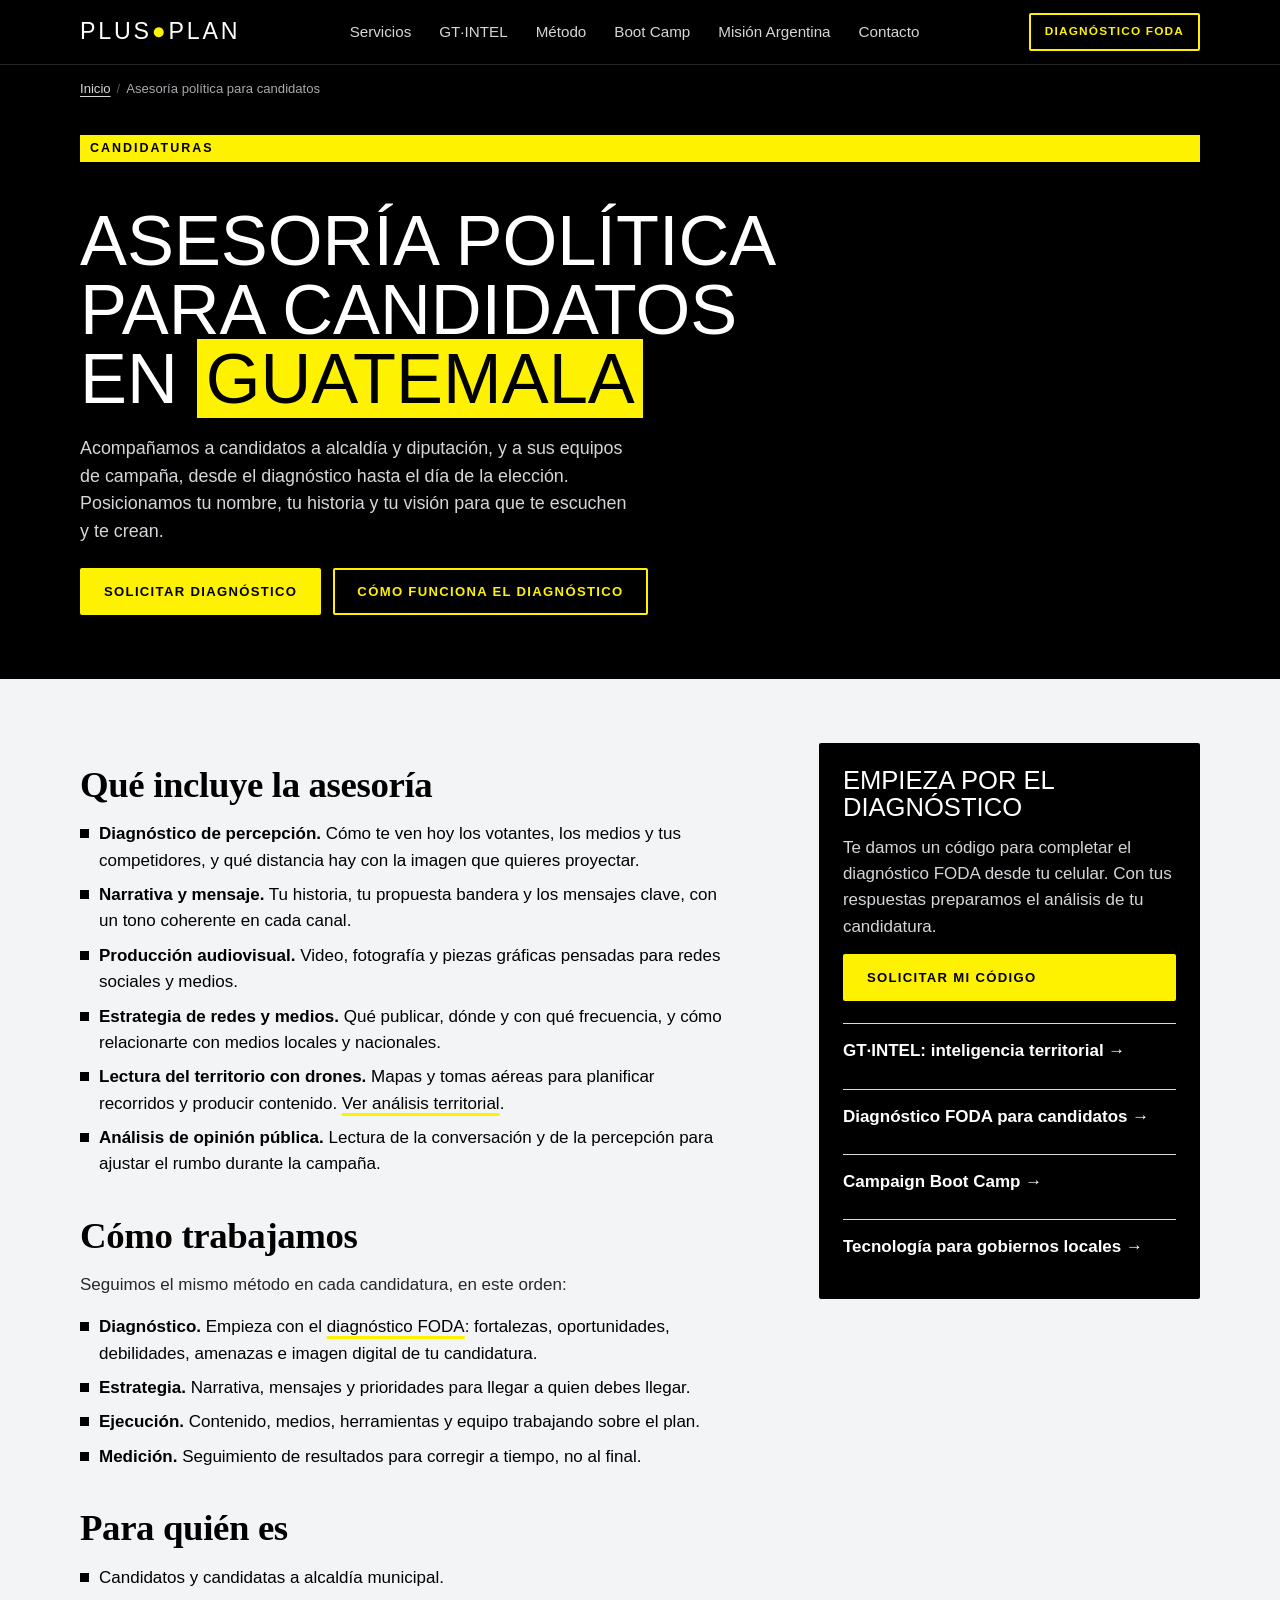
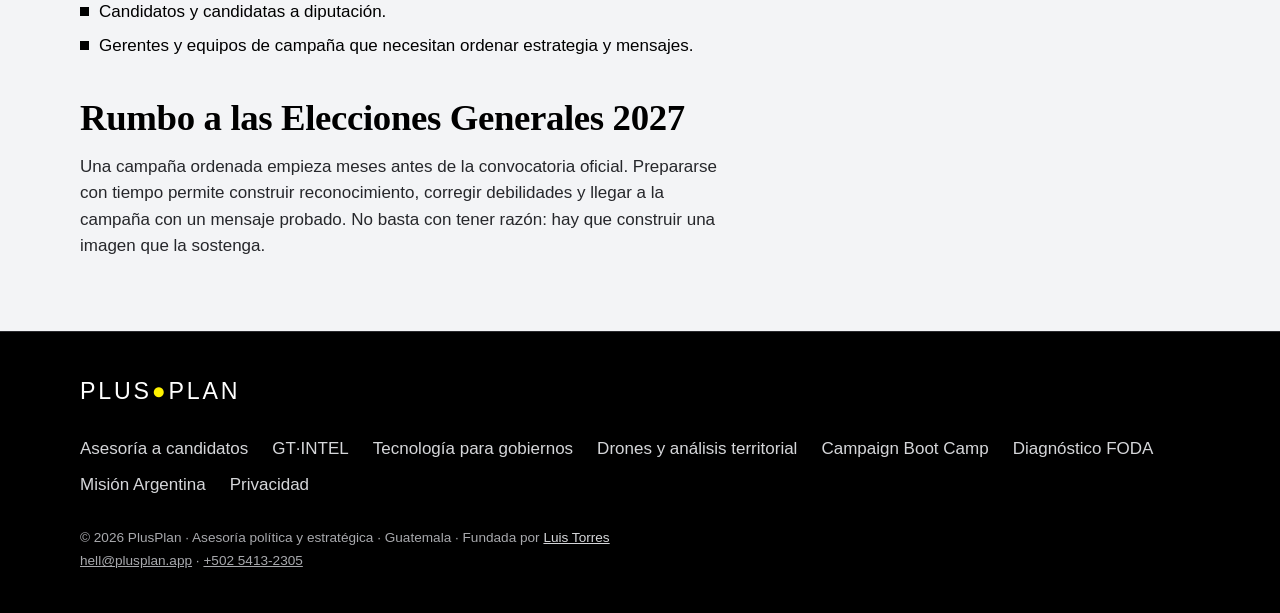
<file: asesoria-politica-candidatos/index.html>
<!DOCTYPE html>
<html lang="es">
<head>
<meta charset="UTF-8">
<meta name="viewport" content="width=device-width, initial-scale=1">
<meta http-equiv="Content-Security-Policy" content="default-src 'self'; script-src 'self'; style-src 'self' https://fonts.googleapis.com; font-src https://fonts.gstatic.com; img-src 'self' data:; connect-src 'self' https://formspree.io; form-action https://formspree.io; base-uri 'self'; object-src 'none'">
<meta name="referrer" content="strict-origin-when-cross-origin">
<title>Asesoría política para candidatos en Guatemala | PlusPlan</title>
<meta name="description" content="Estrategia, narrativa e imagen pública para candidatos a alcaldía y diputación en Guatemala. Empezamos con un diagnóstico FODA de tu candidatura.">
<link rel="canonical" href="https://plusplan.app/asesoria-politica-candidatos/">
<meta name="theme-color" content="#000000">
<link rel="icon" href="/assets/favicon.svg" type="image/svg+xml">
<link rel="apple-touch-icon" href="/assets/apple-touch-icon.png">
<link rel="manifest" href="/assets/site.webmanifest">

<meta property="og:type" content="website">
<meta property="og:site_name" content="PlusPlan">
<meta property="og:locale" content="es_GT">
<meta property="og:title" content="Asesoría política para candidatos en Guatemala | PlusPlan">
<meta property="og:description" content="Estrategia, narrativa e imagen pública para candidatos a alcaldía y diputación en Guatemala. Empezamos con un diagnóstico FODA de tu candidatura.">
<meta property="og:url" content="https://plusplan.app/asesoria-politica-candidatos/">
<meta property="og:image" content="https://plusplan.app/assets/og-plusplan.png">
<meta property="og:image:width" content="1200">
<meta property="og:image:height" content="630">
<meta property="og:image:alt" content="PlusPlan: estrategia política con datos, narrativa y tecnología">
<meta name="twitter:card" content="summary_large_image">
<meta name="twitter:title" content="Asesoría política para candidatos en Guatemala | PlusPlan">
<meta name="twitter:description" content="Estrategia, narrativa e imagen pública para candidatos a alcaldía y diputación en Guatemala. Empezamos con un diagnóstico FODA de tu candidatura.">
<meta name="twitter:image" content="https://plusplan.app/assets/og-plusplan.png">

<script type="application/ld+json">
{
  "@context": "https://schema.org",
  "@graph": [
    {
      "@type": "BreadcrumbList",
      "itemListElement": [
        {
          "@type": "ListItem",
          "position": 1,
          "name": "Inicio",
          "item": "https://plusplan.app/"
        },
        {
          "@type": "ListItem",
          "position": 2,
          "name": "Asesoría política para candidatos",
          "item": "https://plusplan.app/asesoria-politica-candidatos/"
        }
      ]
    },
    {
      "@type": "Service",
      "name": "Asesoría política para candidatos",
      "serviceType": "Consultoría política y de campaña",
      "description": "Diagnóstico de percepción, narrativa y mensaje, producción audiovisual, estrategia de redes y medios y análisis de opinión pública para candidatos a alcaldía y diputación.",
      "areaServed": {
        "@type": "Country",
        "name": "Guatemala"
      },
      "audience": {
        "@type": "Audience",
        "audienceType": "Candidatos a alcaldía y diputación"
      },
      "url": "https://plusplan.app/asesoria-politica-candidatos/",
      "provider": {
        "@id": "https://plusplan.app/#org"
      }
    }
  ]
}
</script>

<link rel="preconnect" href="https://fonts.googleapis.com">
<link rel="preconnect" href="https://fonts.gstatic.com" crossorigin>
<link href="https://fonts.googleapis.com/css2?family=Alatsi&family=League+Spartan:wght@400;500;700&family=Source+Serif+4:opsz,wght@8..60,600&display=swap" rel="stylesheet">
<link rel="stylesheet" href="/assets/site.css">
</head>
<body>
<a class="skip" href="#contenido">Saltar al contenido</a>

<header class="nav">
  <div class="wrap">
    <a class="logo" href="/" aria-label="PlusPlan, inicio">PLUS<i>●</i>PLAN</a>
    <nav class="links" aria-label="Principal">
      <a href="/#servicios">Servicios</a>
      <a href="/gt-intel/">GT·INTEL</a>
      <a href="/#metodo">Método</a>
      <a href="/campaign-boot-camp/">Boot Camp</a>
      <a href="/mision-argentina/">Misión Argentina</a>
      <a href="/#contacto">Contacto</a>
    </nav>
    <a class="btn small nav-cta" href="/foda/">Diagnóstico FODA</a>
    <button class="menu-btn" id="menuBtn" aria-expanded="false" aria-controls="panel">Menú</button>
  </div>
  <div class="panel" id="panel">
    <a href="/#servicios">Servicios</a>
    <a href="/gt-intel/">GT·INTEL</a>
    <a href="/#metodo">Método</a>
    <a href="/campaign-boot-camp/">Boot Camp</a>
    <a href="/mision-argentina/">Misión Argentina</a>
    <a href="/#contacto">Contacto</a>
    <a class="btn solid" href="/foda/">Diagnóstico FODA</a>
  </div>
</header>

<nav class="crumbs" aria-label="Ruta de navegación">
  <ol><li><a href="/">Inicio</a></li><li aria-current="page">Asesoría política para candidatos</li></ol>
</nav>

<main id="contenido">

<section class="page-hero" aria-labelledby="h1">
  <div class="wrap">
    <span class="eyebrow tag">Candidaturas</span>
    <h1 id="h1">Asesoría política para candidatos en <mark>Guatemala</mark></h1>
    <p class="lead">Acompañamos a candidatos a alcaldía y diputación, y a sus equipos de campaña, desde el diagnóstico hasta el día de la elección. Posicionamos tu nombre, tu historia y tu visión para que te escuchen y te crean.</p>
    <div class="cta flush">
      <a class="btn solid" href="https://wa.me/50254132305?text=Hola%2C%20quiero%20asesor%C3%ADa%20para%20mi%20candidatura." target="_blank" rel="noopener">Solicitar diagnóstico</a>
      <a class="btn" href="/diagnostico-foda/">Cómo funciona el diagnóstico</a>
    </div>
  </div>
</section>

<section class="sec light" aria-label="Detalle">
  <div class="wrap cols2">
    <div class="prose">
      <h2>Qué incluye la asesoría</h2>
      <ul>
        <li><span><b>Diagnóstico de percepción.</b> Cómo te ven hoy los votantes, los medios y tus competidores, y qué distancia hay con la imagen que quieres proyectar.</span></li>
        <li><span><b>Narrativa y mensaje.</b> Tu historia, tu propuesta bandera y los mensajes clave, con un tono coherente en cada canal.</span></li>
        <li><span><b>Producción audiovisual.</b> Video, fotografía y piezas gráficas pensadas para redes sociales y medios.</span></li>
        <li><span><b>Estrategia de redes y medios.</b> Qué publicar, dónde y con qué frecuencia, y cómo relacionarte con medios locales y nacionales.</span></li>
        <li><span><b>Lectura del territorio con drones.</b> Mapas y tomas aéreas para planificar recorridos y producir contenido. <a href="/drones-analisis-territorial/">Ver análisis territorial</a>.</span></li>
        <li><span><b>Análisis de opinión pública.</b> Lectura de la conversación y de la percepción para ajustar el rumbo durante la campaña.</span></li>
      </ul>

      <h2>Cómo trabajamos</h2>
      <p>Seguimos el mismo método en cada candidatura, en este orden:</p>
      <ul>
        <li><span><b>Diagnóstico.</b> Empieza con el <a href="/diagnostico-foda/">diagnóstico FODA</a>: fortalezas, oportunidades, debilidades, amenazas e imagen digital de tu candidatura.</span></li>
        <li><span><b>Estrategia.</b> Narrativa, mensajes y prioridades para llegar a quien debes llegar.</span></li>
        <li><span><b>Ejecución.</b> Contenido, medios, herramientas y equipo trabajando sobre el plan.</span></li>
        <li><span><b>Medición.</b> Seguimiento de resultados para corregir a tiempo, no al final.</span></li>
      </ul>

      <h2>Para quién es</h2>
      <ul>
        <li>Candidatos y candidatas a alcaldía municipal.</li>
        <li>Candidatos y candidatas a diputación.</li>
        <li>Gerentes y equipos de campaña que necesitan ordenar estrategia y mensajes.</li>
      </ul>

      <h2>Rumbo a las Elecciones Generales 2027</h2>
      <p>Una campaña ordenada empieza meses antes de la convocatoria oficial. Prepararse con tiempo permite construir reconocimiento, corregir debilidades y llegar a la campaña con un mensaje probado. No basta con tener razón: hay que construir una imagen que la sostenga.</p>
    </div>
    <aside class="aside-box" aria-labelledby="h-aside">
      <h2 id="h-aside">Empieza por el diagnóstico</h2>
      <p>Te damos un código para completar el diagnóstico FODA desde tu celular. Con tus respuestas preparamos el análisis de tu candidatura.</p>
      <a class="btn solid" href="https://wa.me/50254132305?text=Hola%2C%20quiero%20mi%20c%C3%B3digo%20para%20el%20diagn%C3%B3stico%20FODA." target="_blank" rel="noopener">Solicitar mi código</a>
      <div class="related" aria-label="Páginas relacionadas">
        <a href="/gt-intel/">GT·INTEL: inteligencia territorial →</a>
        <a href="/diagnostico-foda/">Diagnóstico FODA para candidatos →</a>
        <a href="/campaign-boot-camp/">Campaign Boot Camp →</a>
        <a href="/tecnologia-gobiernos-locales/">Tecnología para gobiernos locales →</a>
      </div>
    </aside>
  </div>
</section>

</main>

<footer class="foot">
  <div class="wrap">
    <a class="logo" href="/" aria-label="PlusPlan, inicio">PLUS<i>●</i>PLAN</a>
    <nav aria-label="Pie de página">
      <a href="/asesoria-politica-candidatos/">Asesoría a candidatos</a>
      <a href="/gt-intel/">GT·INTEL</a>
      <a href="/tecnologia-gobiernos-locales/">Tecnología para gobiernos</a>
      <a href="/drones-analisis-territorial/">Drones y análisis territorial</a>
      <a href="/campaign-boot-camp/">Campaign Boot Camp</a>
      <a href="/diagnostico-foda/">Diagnóstico FODA</a>
      <a href="/mision-argentina/">Misión Argentina</a>
      <a href="/privacidad/">Privacidad</a>
    </nav>
    <small>© 2026 PlusPlan · Asesoría política y estratégica · Guatemala · Fundada por <a class="founder" href="https://luistor.uk" target="_blank" rel="noopener">Luis Torres</a><br><a href="mailto:hell@plusplan.app">hell@plusplan.app</a> · <a href="tel:+50254132305">+502 5413-2305</a></small>
  </div>
</footer>

<script src="/assets/site.js" defer></script>
</body>
</html>
</file>
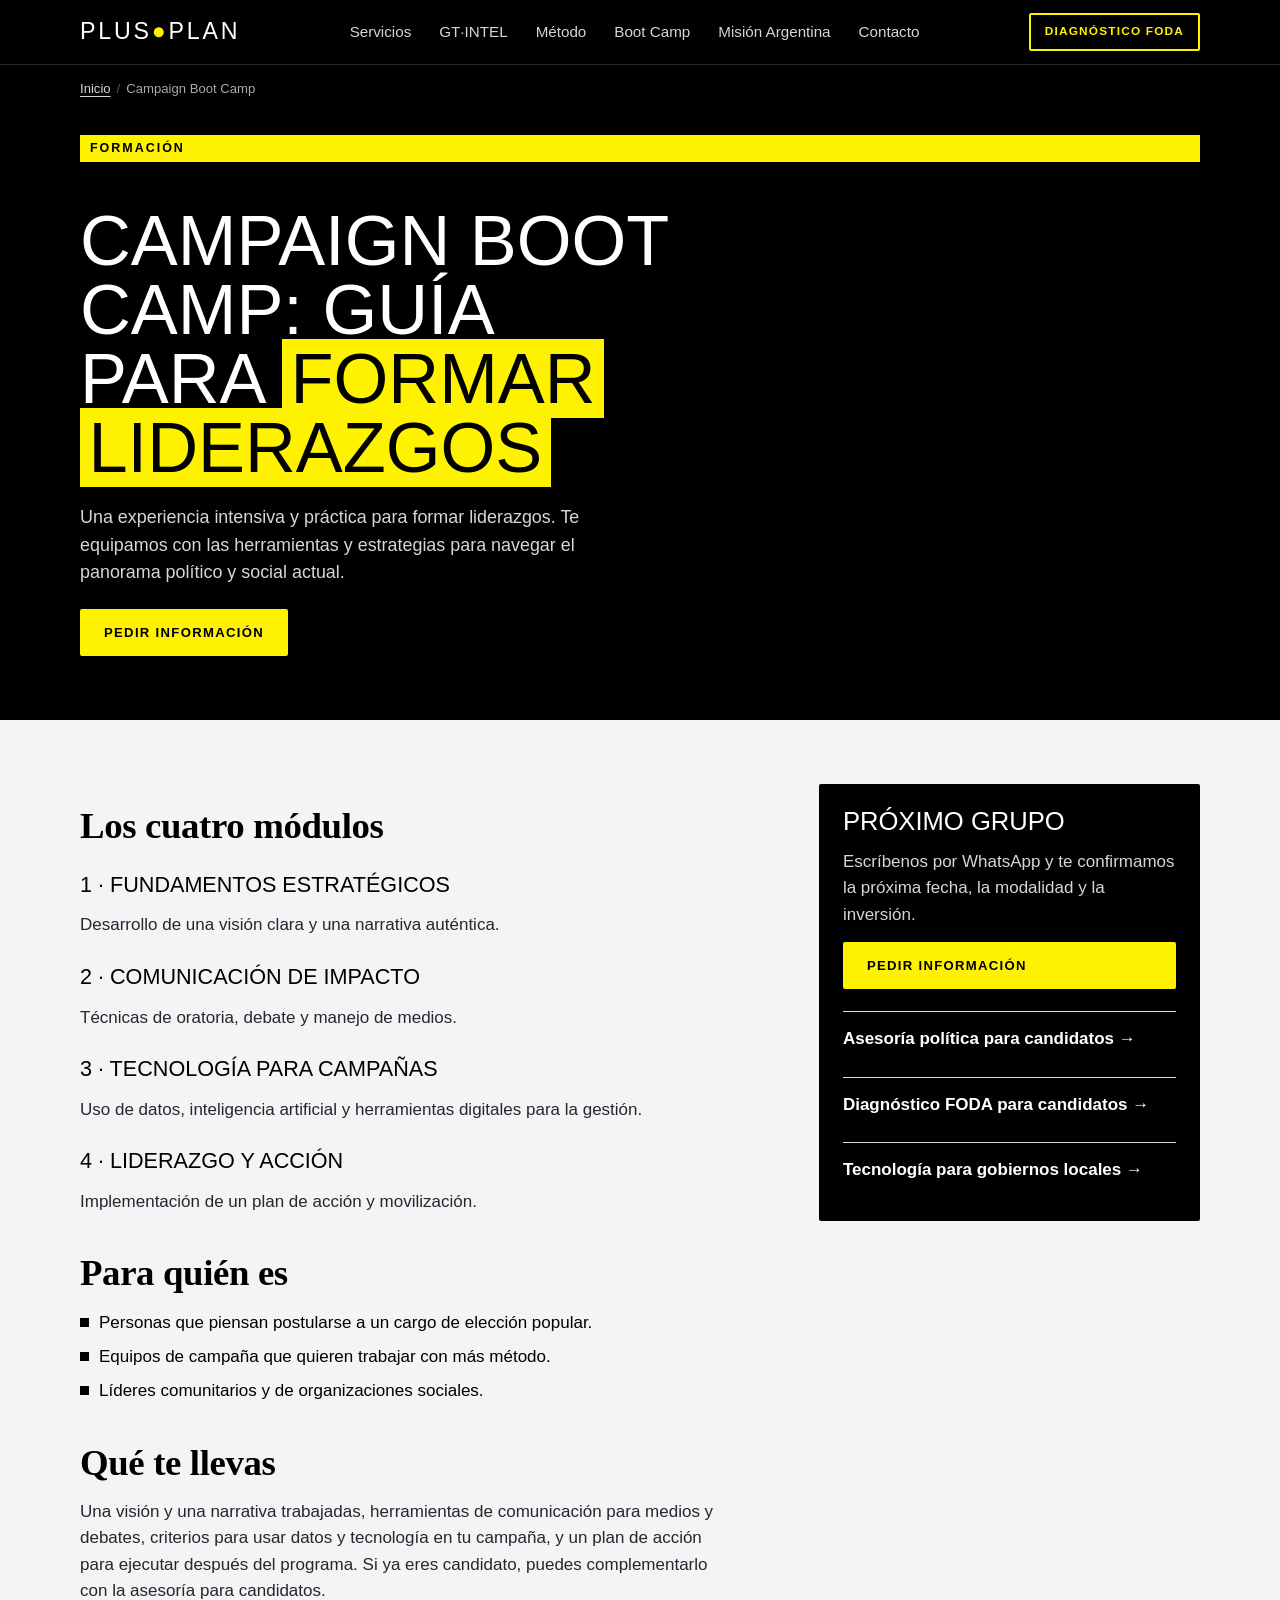
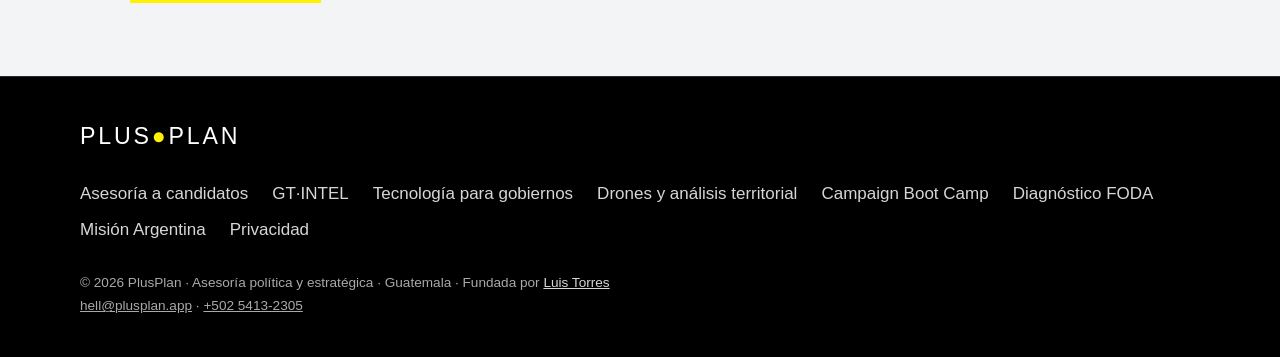
<file: campaign-boot-camp/index.html>
<!DOCTYPE html>
<html lang="es">
<head>
<meta charset="UTF-8">
<meta name="viewport" content="width=device-width, initial-scale=1">
<meta http-equiv="Content-Security-Policy" content="default-src 'self'; script-src 'self'; style-src 'self' https://fonts.googleapis.com; font-src https://fonts.gstatic.com; img-src 'self' data:; connect-src 'self' https://formspree.io; form-action https://formspree.io; base-uri 'self'; object-src 'none'">
<meta name="referrer" content="strict-origin-when-cross-origin">
<title>Campaign Boot Camp: formación de liderazgos | PlusPlan</title>
<meta name="description" content="Programa intensivo y práctico de formación política en cuatro módulos: estrategia, comunicación de impacto, tecnología para campañas y liderazgo.">
<link rel="canonical" href="https://plusplan.app/campaign-boot-camp/">
<meta name="theme-color" content="#000000">
<link rel="icon" href="/assets/favicon.svg" type="image/svg+xml">
<link rel="apple-touch-icon" href="/assets/apple-touch-icon.png">
<link rel="manifest" href="/assets/site.webmanifest">

<meta property="og:type" content="website">
<meta property="og:site_name" content="PlusPlan">
<meta property="og:locale" content="es_GT">
<meta property="og:title" content="Campaign Boot Camp: formación de liderazgos | PlusPlan">
<meta property="og:description" content="Programa intensivo y práctico de formación política en cuatro módulos: estrategia, comunicación de impacto, tecnología para campañas y liderazgo.">
<meta property="og:url" content="https://plusplan.app/campaign-boot-camp/">
<meta property="og:image" content="https://plusplan.app/assets/og-plusplan.png">
<meta property="og:image:width" content="1200">
<meta property="og:image:height" content="630">
<meta property="og:image:alt" content="PlusPlan: estrategia política con datos, narrativa y tecnología">
<meta name="twitter:card" content="summary_large_image">
<meta name="twitter:title" content="Campaign Boot Camp: formación de liderazgos | PlusPlan">
<meta name="twitter:description" content="Programa intensivo y práctico de formación política en cuatro módulos: estrategia, comunicación de impacto, tecnología para campañas y liderazgo.">
<meta name="twitter:image" content="https://plusplan.app/assets/og-plusplan.png">

<script type="application/ld+json">
{
  "@context": "https://schema.org",
  "@graph": [
    {
      "@type": "BreadcrumbList",
      "itemListElement": [
        {
          "@type": "ListItem",
          "position": 1,
          "name": "Inicio",
          "item": "https://plusplan.app/"
        },
        {
          "@type": "ListItem",
          "position": 2,
          "name": "Campaign Boot Camp",
          "item": "https://plusplan.app/campaign-boot-camp/"
        }
      ]
    },
    {
      "@type": "Course",
      "name": "Campaign Boot Camp: guía para formar liderazgos",
      "inLanguage": "es",
      "description": "Programa intensivo y práctico de formación política en cuatro módulos: fundamentos estratégicos, comunicación de impacto, tecnología para campañas y liderazgo y acción.",
      "url": "https://plusplan.app/campaign-boot-camp/",
      "provider": {
        "@type": "Organization",
        "@id": "https://plusplan.app/#org",
        "name": "PlusPlan",
        "url": "https://plusplan.app/"
      }
    }
  ]
}
</script>

<link rel="preconnect" href="https://fonts.googleapis.com">
<link rel="preconnect" href="https://fonts.gstatic.com" crossorigin>
<link href="https://fonts.googleapis.com/css2?family=Alatsi&family=League+Spartan:wght@400;500;700&family=Source+Serif+4:opsz,wght@8..60,600&display=swap" rel="stylesheet">
<link rel="stylesheet" href="/assets/site.css">
</head>
<body>
<a class="skip" href="#contenido">Saltar al contenido</a>

<header class="nav">
  <div class="wrap">
    <a class="logo" href="/" aria-label="PlusPlan, inicio">PLUS<i>●</i>PLAN</a>
    <nav class="links" aria-label="Principal">
      <a href="/#servicios">Servicios</a>
      <a href="/gt-intel/">GT·INTEL</a>
      <a href="/#metodo">Método</a>
      <a href="/campaign-boot-camp/">Boot Camp</a>
      <a href="/mision-argentina/">Misión Argentina</a>
      <a href="/#contacto">Contacto</a>
    </nav>
    <a class="btn small nav-cta" href="/foda/">Diagnóstico FODA</a>
    <button class="menu-btn" id="menuBtn" aria-expanded="false" aria-controls="panel">Menú</button>
  </div>
  <div class="panel" id="panel">
    <a href="/#servicios">Servicios</a>
    <a href="/gt-intel/">GT·INTEL</a>
    <a href="/#metodo">Método</a>
    <a href="/campaign-boot-camp/">Boot Camp</a>
    <a href="/mision-argentina/">Misión Argentina</a>
    <a href="/#contacto">Contacto</a>
    <a class="btn solid" href="/foda/">Diagnóstico FODA</a>
  </div>
</header>

<nav class="crumbs" aria-label="Ruta de navegación">
  <ol><li><a href="/">Inicio</a></li><li aria-current="page">Campaign Boot Camp</li></ol>
</nav>

<main id="contenido">

<section class="page-hero" aria-labelledby="h1">
  <div class="wrap">
    <span class="eyebrow tag">Formación</span>
    <h1 id="h1">Campaign Boot Camp: guía para <mark>formar liderazgos</mark></h1>
    <p class="lead">Una experiencia intensiva y práctica para formar liderazgos. Te equipamos con las herramientas y estrategias para navegar el panorama político y social actual.</p>
    <div class="cta flush">
      <a class="btn solid" href="https://wa.me/50254132305?text=Hola%2C%20quiero%20informaci%C3%B3n%20sobre%20el%20Campaign%20Boot%20Camp." target="_blank" rel="noopener">Pedir información</a>
    </div>
  </div>
</section>

<section class="sec light" aria-label="Detalle">
  <div class="wrap cols2">
    <div class="prose">
      <h2>Los cuatro módulos</h2>
      <h3>1 · Fundamentos estratégicos</h3>
      <p>Desarrollo de una visión clara y una narrativa auténtica.</p>
      <h3>2 · Comunicación de impacto</h3>
      <p>Técnicas de oratoria, debate y manejo de medios.</p>
      <h3>3 · Tecnología para campañas</h3>
      <p>Uso de datos, inteligencia artificial y herramientas digitales para la gestión.</p>
      <h3>4 · Liderazgo y acción</h3>
      <p>Implementación de un plan de acción y movilización.</p>

      <h2>Para quién es</h2>
      <ul>
        <li>Personas que piensan postularse a un cargo de elección popular.</li>
        <li>Equipos de campaña que quieren trabajar con más método.</li>
        <li>Líderes comunitarios y de organizaciones sociales.</li>
      </ul>

      <h2>Qué te llevas</h2>
      <p>Una visión y una narrativa trabajadas, herramientas de comunicación para medios y debates, criterios para usar datos y tecnología en tu campaña, y un plan de acción para ejecutar después del programa. Si ya eres candidato, puedes complementarlo con la <a href="/asesoria-politica-candidatos/">asesoría para candidatos</a>.</p>
    </div>
    <aside class="aside-box" aria-labelledby="h-aside">
      <h2 id="h-aside">Próximo grupo</h2>
      <p>Escríbenos por WhatsApp y te confirmamos la próxima fecha, la modalidad y la inversión.</p>
      <a class="btn solid" href="https://wa.me/50254132305?text=Hola%2C%20quiero%20informaci%C3%B3n%20sobre%20el%20Campaign%20Boot%20Camp." target="_blank" rel="noopener">Pedir información</a>
      <div class="related" aria-label="Páginas relacionadas">
        <a href="/asesoria-politica-candidatos/">Asesoría política para candidatos →</a>
        <a href="/diagnostico-foda/">Diagnóstico FODA para candidatos →</a>
        <a href="/tecnologia-gobiernos-locales/">Tecnología para gobiernos locales →</a>
      </div>
    </aside>
  </div>
</section>

</main>

<footer class="foot">
  <div class="wrap">
    <a class="logo" href="/" aria-label="PlusPlan, inicio">PLUS<i>●</i>PLAN</a>
    <nav aria-label="Pie de página">
      <a href="/asesoria-politica-candidatos/">Asesoría a candidatos</a>
      <a href="/gt-intel/">GT·INTEL</a>
      <a href="/tecnologia-gobiernos-locales/">Tecnología para gobiernos</a>
      <a href="/drones-analisis-territorial/">Drones y análisis territorial</a>
      <a href="/campaign-boot-camp/">Campaign Boot Camp</a>
      <a href="/diagnostico-foda/">Diagnóstico FODA</a>
      <a href="/mision-argentina/">Misión Argentina</a>
      <a href="/privacidad/">Privacidad</a>
    </nav>
    <small>© 2026 PlusPlan · Asesoría política y estratégica · Guatemala · Fundada por <a class="founder" href="https://luistor.uk" target="_blank" rel="noopener">Luis Torres</a><br><a href="mailto:hell@plusplan.app">hell@plusplan.app</a> · <a href="tel:+50254132305">+502 5413-2305</a></small>
  </div>
</footer>

<script src="/assets/site.js" defer></script>
</body>
</html>
</file>
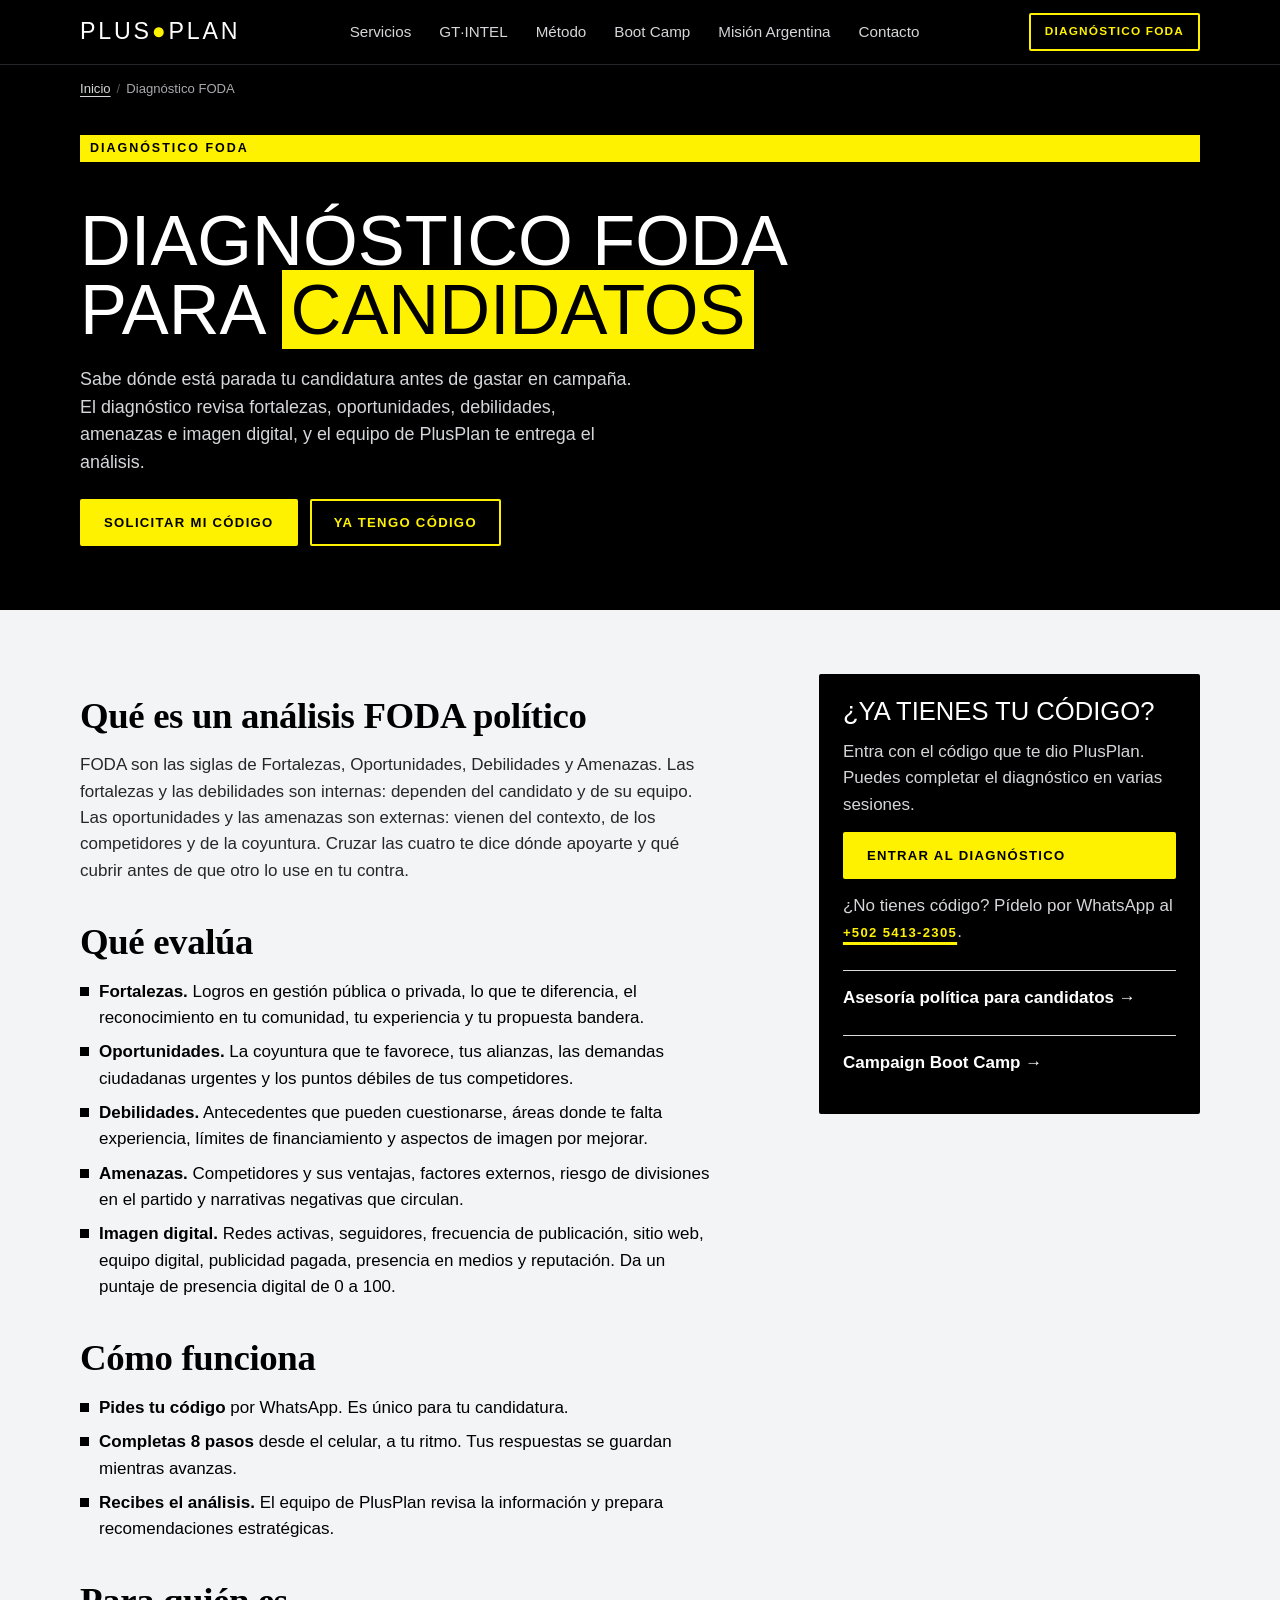
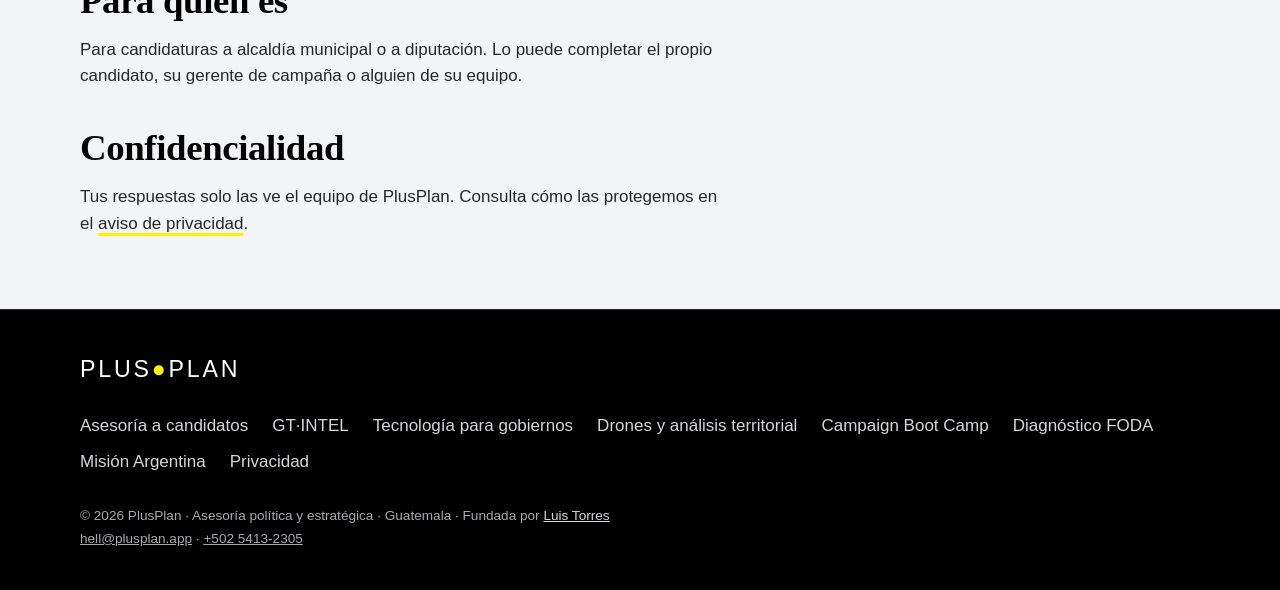
<file: diagnostico-foda/index.html>
<!DOCTYPE html>
<html lang="es">
<head>
<meta charset="UTF-8">
<meta name="viewport" content="width=device-width, initial-scale=1">
<meta http-equiv="Content-Security-Policy" content="default-src 'self'; script-src 'self'; style-src 'self' https://fonts.googleapis.com; font-src https://fonts.gstatic.com; img-src 'self' data:; connect-src 'self' https://formspree.io; form-action https://formspree.io; base-uri 'self'; object-src 'none'">
<meta name="referrer" content="strict-origin-when-cross-origin">
<title>Diagnóstico FODA para candidatos | PlusPlan</title>
<meta name="description" content="Evalúa tu candidatura a alcaldía o diputación: fortalezas, oportunidades, debilidades, amenazas e imagen digital, con puntaje de presencia digital de 0 a 100.">
<link rel="canonical" href="https://plusplan.app/diagnostico-foda/">
<meta name="theme-color" content="#000000">
<link rel="icon" href="/assets/favicon.svg" type="image/svg+xml">
<link rel="apple-touch-icon" href="/assets/apple-touch-icon.png">
<link rel="manifest" href="/assets/site.webmanifest">

<meta property="og:type" content="website">
<meta property="og:site_name" content="PlusPlan">
<meta property="og:locale" content="es_GT">
<meta property="og:title" content="Diagnóstico FODA para candidatos | PlusPlan">
<meta property="og:description" content="Evalúa tu candidatura a alcaldía o diputación: fortalezas, oportunidades, debilidades, amenazas e imagen digital, con puntaje de presencia digital de 0 a 100.">
<meta property="og:url" content="https://plusplan.app/diagnostico-foda/">
<meta property="og:image" content="https://plusplan.app/assets/og-plusplan.png">
<meta property="og:image:width" content="1200">
<meta property="og:image:height" content="630">
<meta property="og:image:alt" content="PlusPlan: estrategia política con datos, narrativa y tecnología">
<meta name="twitter:card" content="summary_large_image">
<meta name="twitter:title" content="Diagnóstico FODA para candidatos | PlusPlan">
<meta name="twitter:description" content="Evalúa tu candidatura a alcaldía o diputación: fortalezas, oportunidades, debilidades, amenazas e imagen digital, con puntaje de presencia digital de 0 a 100.">
<meta name="twitter:image" content="https://plusplan.app/assets/og-plusplan.png">

<script type="application/ld+json">
{
  "@context": "https://schema.org",
  "@graph": [
    {
      "@type": "BreadcrumbList",
      "itemListElement": [
        {
          "@type": "ListItem",
          "position": 1,
          "name": "Inicio",
          "item": "https://plusplan.app/"
        },
        {
          "@type": "ListItem",
          "position": 2,
          "name": "Diagnóstico FODA",
          "item": "https://plusplan.app/diagnostico-foda/"
        }
      ]
    },
    {
      "@type": "Service",
      "name": "Diagnóstico FODA para candidatos",
      "serviceType": "Diagnóstico estratégico de candidaturas",
      "description": "Evaluación de fortalezas, oportunidades, debilidades, amenazas e imagen digital de candidaturas a alcaldía y diputación, con un puntaje de presencia digital de 0 a 100.",
      "areaServed": {
        "@type": "Country",
        "name": "Guatemala"
      },
      "audience": {
        "@type": "Audience",
        "audienceType": "Candidatos a alcaldía y diputación"
      },
      "url": "https://plusplan.app/diagnostico-foda/",
      "provider": {
        "@id": "https://plusplan.app/#org"
      }
    }
  ]
}
</script>

<link rel="preconnect" href="https://fonts.googleapis.com">
<link rel="preconnect" href="https://fonts.gstatic.com" crossorigin>
<link href="https://fonts.googleapis.com/css2?family=Alatsi&family=League+Spartan:wght@400;500;700&family=Source+Serif+4:opsz,wght@8..60,600&display=swap" rel="stylesheet">
<link rel="stylesheet" href="/assets/site.css">
</head>
<body>
<a class="skip" href="#contenido">Saltar al contenido</a>

<header class="nav">
  <div class="wrap">
    <a class="logo" href="/" aria-label="PlusPlan, inicio">PLUS<i>●</i>PLAN</a>
    <nav class="links" aria-label="Principal">
      <a href="/#servicios">Servicios</a>
      <a href="/gt-intel/">GT·INTEL</a>
      <a href="/#metodo">Método</a>
      <a href="/campaign-boot-camp/">Boot Camp</a>
      <a href="/mision-argentina/">Misión Argentina</a>
      <a href="/#contacto">Contacto</a>
    </nav>
    <a class="btn small nav-cta" href="/foda/">Diagnóstico FODA</a>
    <button class="menu-btn" id="menuBtn" aria-expanded="false" aria-controls="panel">Menú</button>
  </div>
  <div class="panel" id="panel">
    <a href="/#servicios">Servicios</a>
    <a href="/gt-intel/">GT·INTEL</a>
    <a href="/#metodo">Método</a>
    <a href="/campaign-boot-camp/">Boot Camp</a>
    <a href="/mision-argentina/">Misión Argentina</a>
    <a href="/#contacto">Contacto</a>
    <a class="btn solid" href="/foda/">Diagnóstico FODA</a>
  </div>
</header>

<nav class="crumbs" aria-label="Ruta de navegación">
  <ol><li><a href="/">Inicio</a></li><li aria-current="page">Diagnóstico FODA</li></ol>
</nav>

<main id="contenido">

<section class="page-hero" aria-labelledby="h1">
  <div class="wrap">
    <span class="eyebrow tag">Diagnóstico FODA</span>
    <h1 id="h1">Diagnóstico FODA para <mark>candidatos</mark></h1>
    <p class="lead">Sabe dónde está parada tu candidatura antes de gastar en campaña. El diagnóstico revisa fortalezas, oportunidades, debilidades, amenazas e imagen digital, y el equipo de PlusPlan te entrega el análisis.</p>
    <div class="cta flush">
      <a class="btn solid" href="https://wa.me/50254132305?text=Hola%2C%20quiero%20mi%20c%C3%B3digo%20para%20el%20diagn%C3%B3stico%20FODA." target="_blank" rel="noopener">Solicitar mi código</a>
      <a class="btn" href="/foda/">Ya tengo código</a>
    </div>
  </div>
</section>

<section class="sec light" aria-label="Detalle">
  <div class="wrap cols2">
    <div class="prose">
      <h2>Qué es un análisis FODA político</h2>
      <p>FODA son las siglas de Fortalezas, Oportunidades, Debilidades y Amenazas. Las fortalezas y las debilidades son internas: dependen del candidato y de su equipo. Las oportunidades y las amenazas son externas: vienen del contexto, de los competidores y de la coyuntura. Cruzar las cuatro te dice dónde apoyarte y qué cubrir antes de que otro lo use en tu contra.</p>

      <h2>Qué evalúa</h2>
      <ul>
        <li><span><b>Fortalezas.</b> Logros en gestión pública o privada, lo que te diferencia, el reconocimiento en tu comunidad, tu experiencia y tu propuesta bandera.</span></li>
        <li><span><b>Oportunidades.</b> La coyuntura que te favorece, tus alianzas, las demandas ciudadanas urgentes y los puntos débiles de tus competidores.</span></li>
        <li><span><b>Debilidades.</b> Antecedentes que pueden cuestionarse, áreas donde te falta experiencia, límites de financiamiento y aspectos de imagen por mejorar.</span></li>
        <li><span><b>Amenazas.</b> Competidores y sus ventajas, factores externos, riesgo de divisiones en el partido y narrativas negativas que circulan.</span></li>
        <li><span><b>Imagen digital.</b> Redes activas, seguidores, frecuencia de publicación, sitio web, equipo digital, publicidad pagada, presencia en medios y reputación. Da un puntaje de presencia digital de 0 a 100.</span></li>
      </ul>

      <h2>Cómo funciona</h2>
      <ul>
        <li><span><b>Pides tu código</b> por WhatsApp. Es único para tu candidatura.</span></li>
        <li><span><b>Completas 8 pasos</b> desde el celular, a tu ritmo. Tus respuestas se guardan mientras avanzas.</span></li>
        <li><span><b>Recibes el análisis.</b> El equipo de PlusPlan revisa la información y prepara recomendaciones estratégicas.</span></li>
      </ul>

      <h2>Para quién es</h2>
      <p>Para candidaturas a alcaldía municipal o a diputación. Lo puede completar el propio candidato, su gerente de campaña o alguien de su equipo.</p>

      <h2>Confidencialidad</h2>
      <p>Tus respuestas solo las ve el equipo de PlusPlan. Consulta cómo las protegemos en el <a href="/privacidad/">aviso de privacidad</a>.</p>
    </div>
    <aside class="aside-box" aria-labelledby="h-aside">
      <h2 id="h-aside">¿Ya tienes tu código?</h2>
      <p>Entra con el código que te dio PlusPlan. Puedes completar el diagnóstico en varias sesiones.</p>
      <a class="btn solid" href="/foda/">Entrar al diagnóstico</a>
      <p>¿No tienes código? Pídelo por WhatsApp al <a class="go" href="https://wa.me/50254132305?text=Hola%2C%20quiero%20mi%20c%C3%B3digo%20para%20el%20diagn%C3%B3stico%20FODA." target="_blank" rel="noopener">+502 5413-2305</a>.</p>
      <div class="related" aria-label="Páginas relacionadas">
        <a href="/asesoria-politica-candidatos/">Asesoría política para candidatos →</a>
        <a href="/campaign-boot-camp/">Campaign Boot Camp →</a>
      </div>
    </aside>
  </div>
</section>

</main>

<footer class="foot">
  <div class="wrap">
    <a class="logo" href="/" aria-label="PlusPlan, inicio">PLUS<i>●</i>PLAN</a>
    <nav aria-label="Pie de página">
      <a href="/asesoria-politica-candidatos/">Asesoría a candidatos</a>
      <a href="/gt-intel/">GT·INTEL</a>
      <a href="/tecnologia-gobiernos-locales/">Tecnología para gobiernos</a>
      <a href="/drones-analisis-territorial/">Drones y análisis territorial</a>
      <a href="/campaign-boot-camp/">Campaign Boot Camp</a>
      <a href="/diagnostico-foda/">Diagnóstico FODA</a>
      <a href="/mision-argentina/">Misión Argentina</a>
      <a href="/privacidad/">Privacidad</a>
    </nav>
    <small>© 2026 PlusPlan · Asesoría política y estratégica · Guatemala · Fundada por <a class="founder" href="https://luistor.uk" target="_blank" rel="noopener">Luis Torres</a><br><a href="mailto:hell@plusplan.app">hell@plusplan.app</a> · <a href="tel:+50254132305">+502 5413-2305</a></small>
  </div>
</footer>

<script src="/assets/site.js" defer></script>
</body>
</html>
</file>
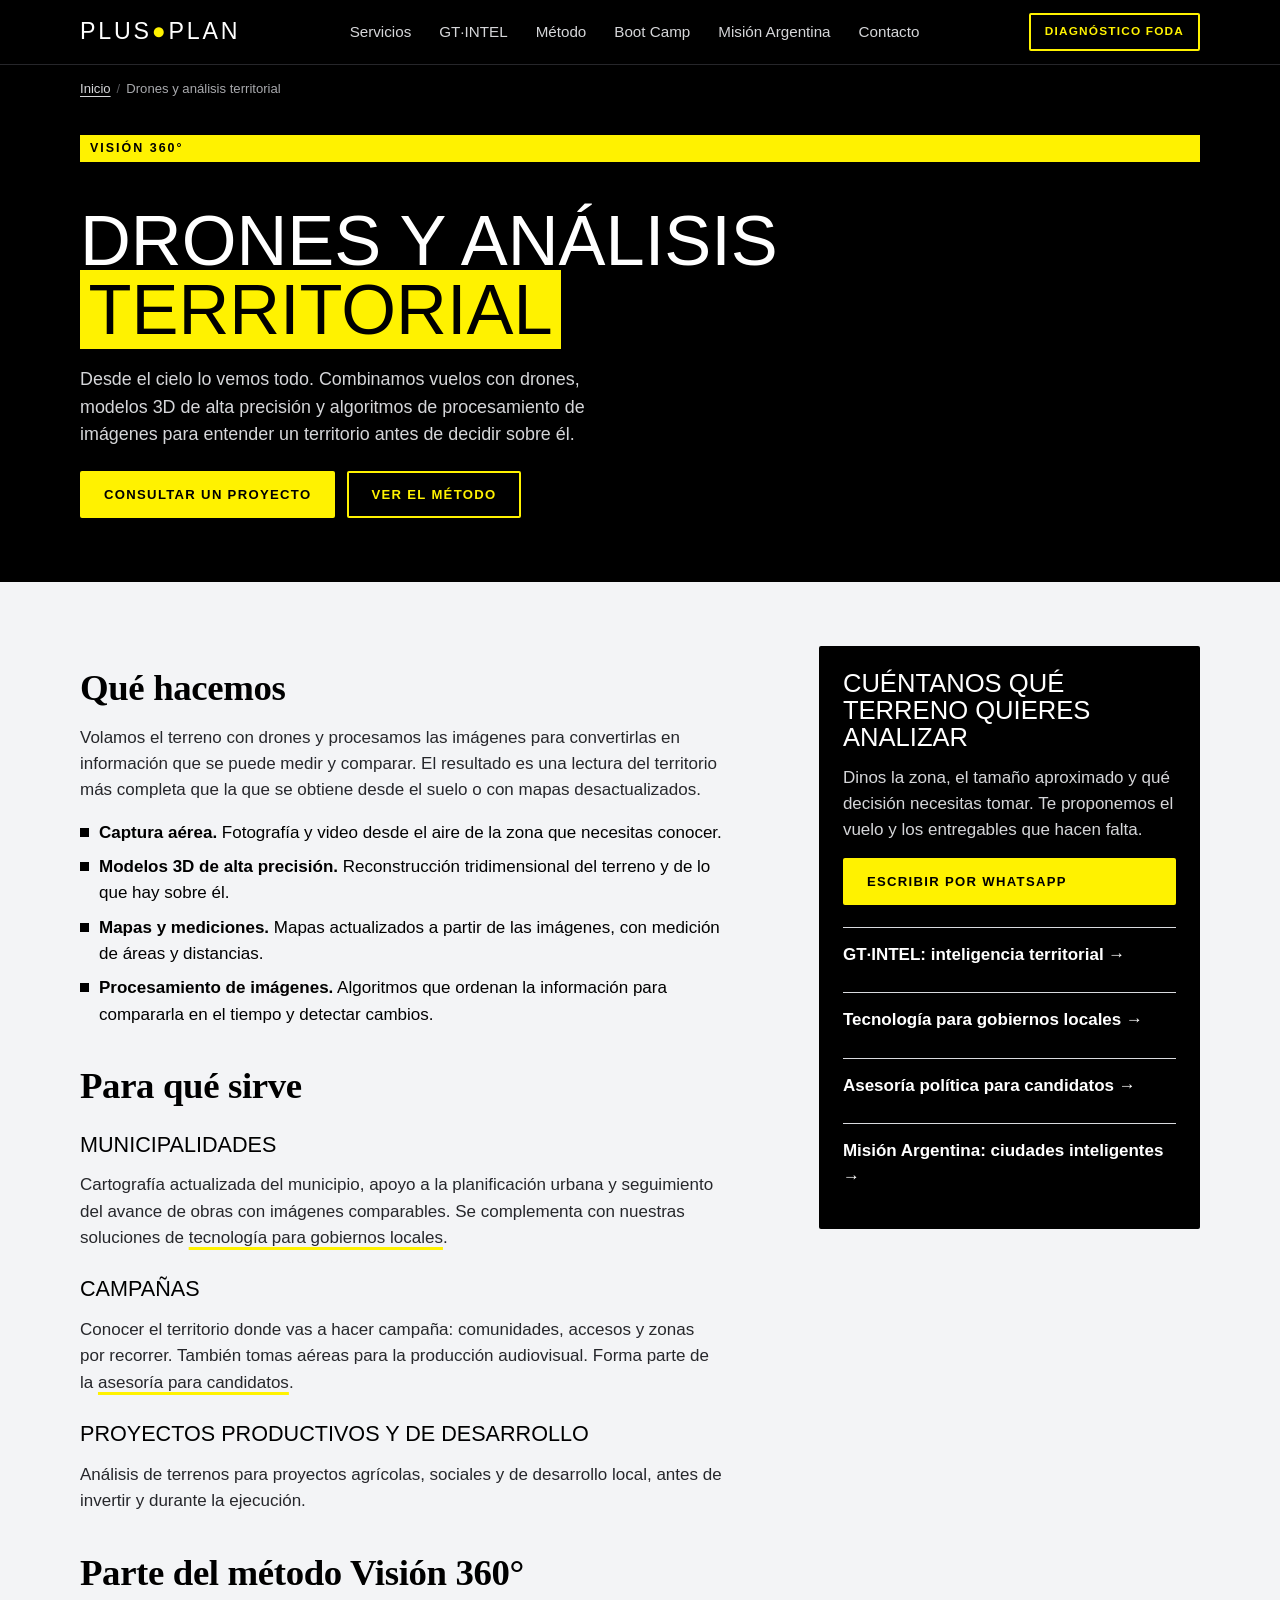
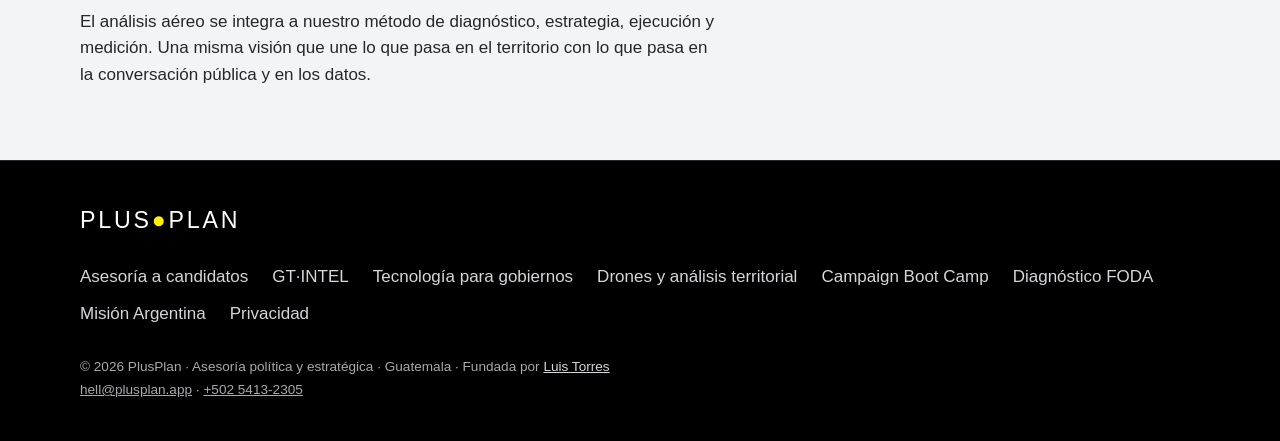
<file: drones-analisis-territorial/index.html>
<!DOCTYPE html>
<html lang="es">
<head>
<meta charset="UTF-8">
<meta name="viewport" content="width=device-width, initial-scale=1">
<meta http-equiv="Content-Security-Policy" content="default-src 'self'; script-src 'self'; style-src 'self' https://fonts.googleapis.com; font-src https://fonts.gstatic.com; img-src 'self' data:; connect-src 'self' https://formspree.io; form-action https://formspree.io; base-uri 'self'; object-src 'none'">
<meta name="referrer" content="strict-origin-when-cross-origin">
<title>Drones y análisis territorial en Guatemala | PlusPlan</title>
<meta name="description" content="Análisis de terrenos con drones, modelos 3D y procesamiento de imágenes para municipalidades, campañas y proyectos productivos en Guatemala.">
<link rel="canonical" href="https://plusplan.app/drones-analisis-territorial/">
<meta name="theme-color" content="#000000">
<link rel="icon" href="/assets/favicon.svg" type="image/svg+xml">
<link rel="apple-touch-icon" href="/assets/apple-touch-icon.png">
<link rel="manifest" href="/assets/site.webmanifest">

<meta property="og:type" content="website">
<meta property="og:site_name" content="PlusPlan">
<meta property="og:locale" content="es_GT">
<meta property="og:title" content="Drones y análisis territorial en Guatemala | PlusPlan">
<meta property="og:description" content="Análisis de terrenos con drones, modelos 3D y procesamiento de imágenes para municipalidades, campañas y proyectos productivos en Guatemala.">
<meta property="og:url" content="https://plusplan.app/drones-analisis-territorial/">
<meta property="og:image" content="https://plusplan.app/assets/og-plusplan.png">
<meta property="og:image:width" content="1200">
<meta property="og:image:height" content="630">
<meta property="og:image:alt" content="PlusPlan: estrategia política con datos, narrativa y tecnología">
<meta name="twitter:card" content="summary_large_image">
<meta name="twitter:title" content="Drones y análisis territorial en Guatemala | PlusPlan">
<meta name="twitter:description" content="Análisis de terrenos con drones, modelos 3D y procesamiento de imágenes para municipalidades, campañas y proyectos productivos en Guatemala.">
<meta name="twitter:image" content="https://plusplan.app/assets/og-plusplan.png">

<script type="application/ld+json">
{
  "@context": "https://schema.org",
  "@graph": [
    {
      "@type": "BreadcrumbList",
      "itemListElement": [
        {
          "@type": "ListItem",
          "position": 1,
          "name": "Inicio",
          "item": "https://plusplan.app/"
        },
        {
          "@type": "ListItem",
          "position": 2,
          "name": "Drones y análisis territorial",
          "item": "https://plusplan.app/drones-analisis-territorial/"
        }
      ]
    },
    {
      "@type": "Service",
      "name": "Drones y análisis territorial",
      "serviceType": "Análisis de terrenos con drones, modelos 3D y procesamiento de imágenes",
      "description": "Captura aérea con drones, modelos 3D de alta precisión y procesamiento de imágenes para cartografía, planificación y lectura del territorio.",
      "areaServed": {
        "@type": "Country",
        "name": "Guatemala"
      },
      "audience": {
        "@type": "Audience",
        "audienceType": "Municipalidades, campañas políticas y proyectos productivos"
      },
      "url": "https://plusplan.app/drones-analisis-territorial/",
      "provider": {
        "@id": "https://plusplan.app/#org"
      }
    }
  ]
}
</script>

<link rel="preconnect" href="https://fonts.googleapis.com">
<link rel="preconnect" href="https://fonts.gstatic.com" crossorigin>
<link href="https://fonts.googleapis.com/css2?family=Alatsi&family=League+Spartan:wght@400;500;700&family=Source+Serif+4:opsz,wght@8..60,600&display=swap" rel="stylesheet">
<link rel="stylesheet" href="/assets/site.css">
</head>
<body>
<a class="skip" href="#contenido">Saltar al contenido</a>

<header class="nav">
  <div class="wrap">
    <a class="logo" href="/" aria-label="PlusPlan, inicio">PLUS<i>●</i>PLAN</a>
    <nav class="links" aria-label="Principal">
      <a href="/#servicios">Servicios</a>
      <a href="/gt-intel/">GT·INTEL</a>
      <a href="/#metodo">Método</a>
      <a href="/campaign-boot-camp/">Boot Camp</a>
      <a href="/mision-argentina/">Misión Argentina</a>
      <a href="/#contacto">Contacto</a>
    </nav>
    <a class="btn small nav-cta" href="/foda/">Diagnóstico FODA</a>
    <button class="menu-btn" id="menuBtn" aria-expanded="false" aria-controls="panel">Menú</button>
  </div>
  <div class="panel" id="panel">
    <a href="/#servicios">Servicios</a>
    <a href="/gt-intel/">GT·INTEL</a>
    <a href="/#metodo">Método</a>
    <a href="/campaign-boot-camp/">Boot Camp</a>
    <a href="/mision-argentina/">Misión Argentina</a>
    <a href="/#contacto">Contacto</a>
    <a class="btn solid" href="/foda/">Diagnóstico FODA</a>
  </div>
</header>

<nav class="crumbs" aria-label="Ruta de navegación">
  <ol><li><a href="/">Inicio</a></li><li aria-current="page">Drones y análisis territorial</li></ol>
</nav>

<main id="contenido">

<section class="page-hero" aria-labelledby="h1">
  <div class="wrap">
    <span class="eyebrow tag">Visión 360°</span>
    <h1 id="h1">Drones y análisis <mark>territorial</mark></h1>
    <p class="lead">Desde el cielo lo vemos todo. Combinamos vuelos con drones, modelos 3D de alta precisión y algoritmos de procesamiento de imágenes para entender un territorio antes de decidir sobre él.</p>
    <div class="cta flush">
      <a class="btn solid" href="https://wa.me/50254132305?text=Hola%2C%20quiero%20informaci%C3%B3n%20sobre%20el%20an%C3%A1lisis%20territorial%20con%20drones." target="_blank" rel="noopener">Consultar un proyecto</a>
      <a class="btn" href="/#metodo">Ver el método</a>
    </div>
  </div>
</section>

<section class="sec light" aria-label="Detalle">
  <div class="wrap cols2">
    <div class="prose">
      <h2>Qué hacemos</h2>
      <p>Volamos el terreno con drones y procesamos las imágenes para convertirlas en información que se puede medir y comparar. El resultado es una lectura del territorio más completa que la que se obtiene desde el suelo o con mapas desactualizados.</p>
      <ul>
        <li><span><b>Captura aérea.</b> Fotografía y video desde el aire de la zona que necesitas conocer.</span></li>
        <li><span><b>Modelos 3D de alta precisión.</b> Reconstrucción tridimensional del terreno y de lo que hay sobre él.</span></li>
        <li><span><b>Mapas y mediciones.</b> Mapas actualizados a partir de las imágenes, con medición de áreas y distancias.</span></li>
        <li><span><b>Procesamiento de imágenes.</b> Algoritmos que ordenan la información para compararla en el tiempo y detectar cambios.</span></li>
      </ul>

      <h2>Para qué sirve</h2>
      <h3>Municipalidades</h3>
      <p>Cartografía actualizada del municipio, apoyo a la planificación urbana y seguimiento del avance de obras con imágenes comparables. Se complementa con nuestras soluciones de <a href="/tecnologia-gobiernos-locales/">tecnología para gobiernos locales</a>.</p>
      <h3>Campañas</h3>
      <p>Conocer el territorio donde vas a hacer campaña: comunidades, accesos y zonas por recorrer. También tomas aéreas para la producción audiovisual. Forma parte de la <a href="/asesoria-politica-candidatos/">asesoría para candidatos</a>.</p>
      <h3>Proyectos productivos y de desarrollo</h3>
      <p>Análisis de terrenos para proyectos agrícolas, sociales y de desarrollo local, antes de invertir y durante la ejecución.</p>

      <h2>Parte del método Visión 360°</h2>
      <p>El análisis aéreo se integra a nuestro método de diagnóstico, estrategia, ejecución y medición. Una misma visión que une lo que pasa en el territorio con lo que pasa en la conversación pública y en los datos.</p>
    </div>
    <aside class="aside-box" aria-labelledby="h-aside">
      <h2 id="h-aside">Cuéntanos qué terreno quieres analizar</h2>
      <p>Dinos la zona, el tamaño aproximado y qué decisión necesitas tomar. Te proponemos el vuelo y los entregables que hacen falta.</p>
      <a class="btn solid" href="https://wa.me/50254132305?text=Hola%2C%20quiero%20informaci%C3%B3n%20sobre%20el%20an%C3%A1lisis%20territorial%20con%20drones." target="_blank" rel="noopener">Escribir por WhatsApp</a>
      <div class="related" aria-label="Páginas relacionadas">
        <a href="/gt-intel/">GT·INTEL: inteligencia territorial →</a>
        <a href="/tecnologia-gobiernos-locales/">Tecnología para gobiernos locales →</a>
        <a href="/asesoria-politica-candidatos/">Asesoría política para candidatos →</a>
        <a href="/mision-argentina/">Misión Argentina: ciudades inteligentes →</a>
      </div>
    </aside>
  </div>
</section>

</main>

<footer class="foot">
  <div class="wrap">
    <a class="logo" href="/" aria-label="PlusPlan, inicio">PLUS<i>●</i>PLAN</a>
    <nav aria-label="Pie de página">
      <a href="/asesoria-politica-candidatos/">Asesoría a candidatos</a>
      <a href="/gt-intel/">GT·INTEL</a>
      <a href="/tecnologia-gobiernos-locales/">Tecnología para gobiernos</a>
      <a href="/drones-analisis-territorial/">Drones y análisis territorial</a>
      <a href="/campaign-boot-camp/">Campaign Boot Camp</a>
      <a href="/diagnostico-foda/">Diagnóstico FODA</a>
      <a href="/mision-argentina/">Misión Argentina</a>
      <a href="/privacidad/">Privacidad</a>
    </nav>
    <small>© 2026 PlusPlan · Asesoría política y estratégica · Guatemala · Fundada por <a class="founder" href="https://luistor.uk" target="_blank" rel="noopener">Luis Torres</a><br><a href="mailto:hell@plusplan.app">hell@plusplan.app</a> · <a href="tel:+50254132305">+502 5413-2305</a></small>
  </div>
</footer>

<script src="/assets/site.js" defer></script>
</body>
</html>
</file>
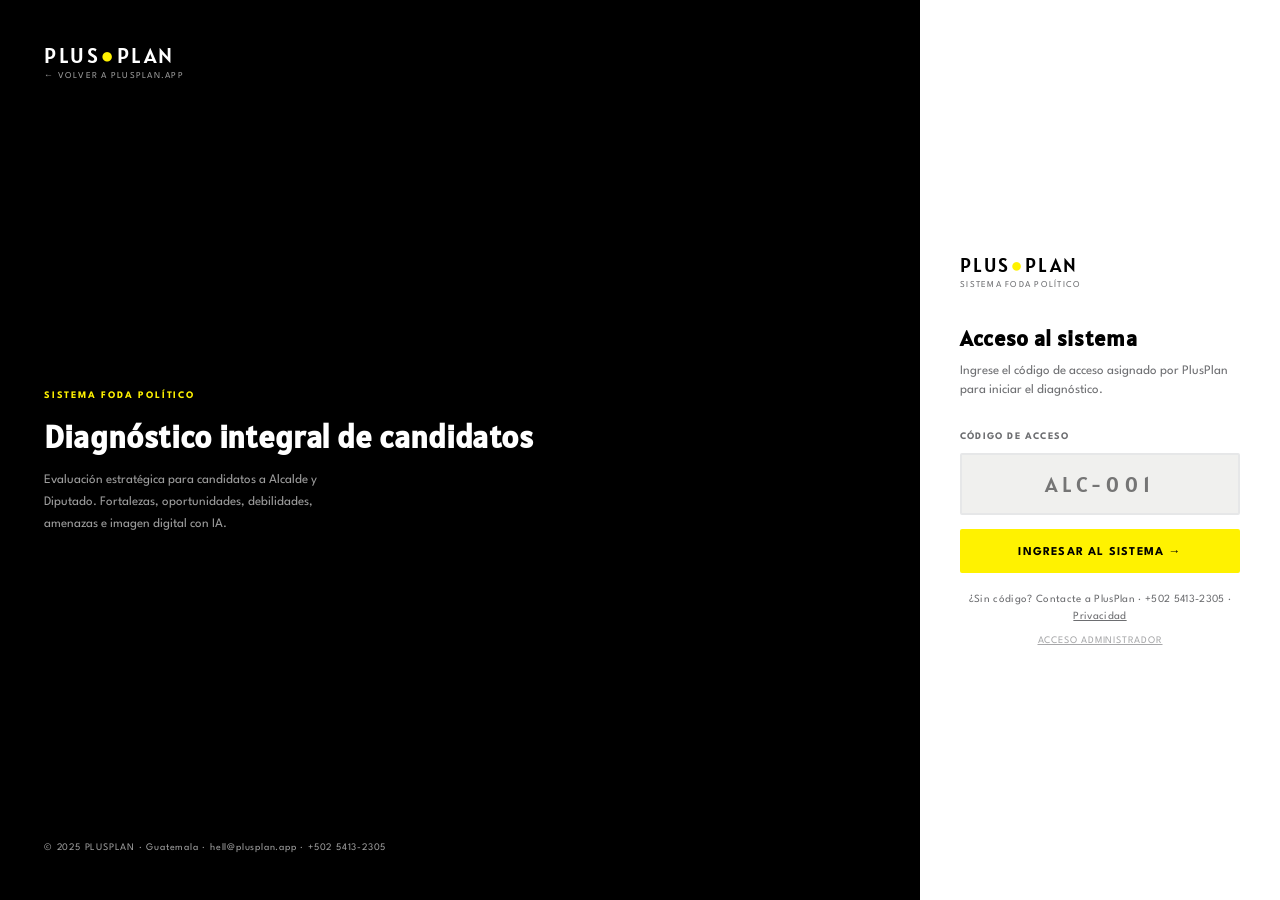
<file: foda/index.html>
<!DOCTYPE html>
<html lang="es">
<head>
<meta charset="UTF-8">
<meta name="viewport" content="width=device-width, initial-scale=1.0">
<title>Sistema FODA Político — PlusPlan</title>
<meta name="robots" content="noindex">
<link rel="icon" href="/assets/favicon.svg" type="image/svg+xml">
<link href="https://fonts.googleapis.com/css2?family=Alatsi&family=League+Spartan:wght@300;400;500;600;700&display=swap" rel="stylesheet">
<style>
*,*::before,*::after{box-sizing:border-box;margin:0;padding:0}
:root{--K:#000;--Y:#FFF200;--G:#6D6E71;--L:#E6E7E8;--W:#fff;--BG:#F0F0EE}
body{font-family:'League Spartan',sans-serif;background:var(--BG);color:var(--K);font-size:14px;line-height:1.6}
.screen{display:none}.screen.active{display:block}
.wm{font-family:'Alatsi',sans-serif;letter-spacing:.12em;line-height:1}
.wm-dot{color:var(--Y)}
.wm-sub{font-size:9px;letter-spacing:.14em;text-transform:uppercase;margin-top:3px}
#login-screen{min-height:100vh;background:var(--K)}
#login-screen.active{display:flex}
.login-left{flex:1;display:flex;flex-direction:column;justify-content:space-between;padding:44px;color:var(--W)}
.login-right{width:360px;background:var(--W);display:flex;flex-direction:column;justify-content:center;padding:44px 40px}
@media(max-width:680px){#login-screen{flex-direction:column}.login-left{padding:28px 24px;flex:none}.login-right{width:100%;padding:28px 24px}}
.login-hero{padding:32px 0}
.login-hero-tag{font-size:10px;letter-spacing:.18em;text-transform:uppercase;color:var(--Y);font-weight:700;margin-bottom:14px}
.login-hero h2{font-family:'Alatsi',sans-serif;font-size:32px;letter-spacing:.02em;line-height:1.2;margin-bottom:12px}
.login-hero p{font-size:13px;color:rgba(255,255,255,.62);line-height:1.7;max-width:300px}
.login-right h3{font-family:'Alatsi',sans-serif;font-size:22px;letter-spacing:.03em;margin-bottom:6px}
.login-right>p{font-size:13px;color:var(--G);margin-bottom:28px;line-height:1.5}
.field-lbl{font-size:10px;font-weight:700;letter-spacing:.12em;text-transform:uppercase;color:var(--G);display:block;margin-bottom:8px}
.code-inp{width:100%;padding:15px;border:2px solid var(--L);font-family:'Alatsi',sans-serif;font-size:22px;letter-spacing:5px;text-align:center;text-transform:uppercase;background:var(--BG);color:var(--K);outline:none;transition:border-color .15s;border-radius:2px}
.code-inp:focus{border-color:var(--K)}.code-inp.err{border-color:#dc2626}
.err-msg{color:#dc2626;font-size:11px;margin-top:6px;display:none}
.btn-Y{width:100%;padding:15px;background:var(--Y);color:var(--K);border:none;border-radius:2px;font-family:'League Spartan',sans-serif;font-size:12px;font-weight:700;letter-spacing:.1em;text-transform:uppercase;cursor:pointer;margin-top:14px;transition:opacity .15s}
.btn-Y:hover{opacity:.88}
.login-note{font-size:11px;color:var(--G);text-align:center;margin-top:18px;letter-spacing:.03em}
.admin-link{background:none;border:none;color:var(--G);font-family:inherit;font-size:10px;letter-spacing:.08em;text-transform:uppercase;margin-top:10px;cursor:pointer;opacity:.6;text-decoration:underline}
.btn-Y:disabled{opacity:.5;cursor:wait}
.topbar{background:var(--K);padding:12px 20px;display:flex;align-items:center;justify-content:space-between;position:sticky;top:0;z-index:20}
.code-pill{background:var(--Y);color:var(--K);font-size:10px;font-weight:700;letter-spacing:.1em;padding:4px 12px;border-radius:20px}
.prog-bar{height:2px;background:rgba(255,255,255,.1)}
.prog-fill{height:100%;background:var(--Y);transition:width .4s ease}
#form-screen{min-height:100vh;background:var(--BG)}
.form-body{max-width:560px;margin:0 auto;padding:28px 20px 60px}
.step-meta{font-size:10px;font-weight:700;letter-spacing:.14em;text-transform:uppercase;color:var(--G);margin-bottom:8px}
.step-title{font-family:'Alatsi',sans-serif;font-size:28px;letter-spacing:.02em;margin-bottom:6px;line-height:1.2}
.step-sub{font-size:13px;color:var(--G);margin-bottom:26px;line-height:1.6}
.foda-tag{display:inline-flex;align-items:center;gap:8px;padding:6px 16px;border-radius:2px;margin-bottom:14px;font-size:10px;font-weight:700;letter-spacing:.12em;text-transform:uppercase}
.form-group{margin-bottom:20px}
.form-lbl{font-size:10px;font-weight:700;letter-spacing:.1em;text-transform:uppercase;display:block;margin-bottom:8px;color:var(--G)}
.form-lbl .qn{font-weight:400;color:var(--L)}
.form-inp,.form-sel,.form-ta{width:100%;padding:12px 14px;border:1.5px solid var(--L);border-radius:2px;font-family:'League Spartan',sans-serif;font-size:14px;background:var(--W);color:var(--K);outline:none;transition:border-color .15s}
.form-inp:focus,.form-sel:focus,.form-ta:focus{border-color:var(--K)}
.form-ta{min-height:88px;resize:vertical;line-height:1.5}
.div-line{height:1px;background:var(--L);margin:20px 0}
.slider-big{font-family:'Alatsi',sans-serif;font-size:44px;text-align:center;line-height:1;margin-bottom:4px}
.slider-sub{display:flex;justify-content:space-between;font-size:10px;letter-spacing:.08em;text-transform:uppercase;color:var(--G);margin-bottom:6px}
input[type=range]{width:100%;accent-color:var(--K);cursor:pointer}
.yn-wrap{display:flex;gap:8px}
.yn-btn{flex:1;padding:13px;border:1.5px solid var(--L);border-radius:2px;background:var(--W);font-family:'League Spartan',sans-serif;font-size:12px;font-weight:700;letter-spacing:.08em;text-transform:uppercase;cursor:pointer;transition:all .15s;color:var(--K)}
.yn-si{border-color:var(--K)!important;background:var(--K)!important;color:var(--Y)!important}
.yn-no{border-color:var(--G)!important;background:var(--G)!important;color:var(--W)!important}
.mc-grid{display:grid;grid-template-columns:repeat(2,1fr);gap:8px}
.mc-btn{padding:10px 12px;border:1.5px solid var(--L);border-radius:2px;background:var(--W);font-family:'League Spartan',sans-serif;font-size:12px;cursor:pointer;text-align:left;transition:all .15s;color:var(--K)}
.mc-on{border-color:var(--K)!important;background:var(--K)!important;color:var(--Y)!important;font-weight:700}
.nav-row{display:flex;gap:10px;margin-top:30px}
.btn-back{flex:0 0 auto;padding:12px 20px;border:1.5px solid var(--L);background:transparent;border-radius:2px;font-family:'League Spartan',sans-serif;font-size:11px;font-weight:700;letter-spacing:.08em;text-transform:uppercase;cursor:pointer;color:var(--K)}
.btn-next{flex:1;padding:13px;background:var(--K);color:var(--W);border:none;border-radius:2px;font-family:'League Spartan',sans-serif;font-size:11px;font-weight:700;letter-spacing:.1em;text-transform:uppercase;cursor:pointer;transition:opacity .15s}
.btn-next:hover{opacity:.82}
.btn-ai{flex:1;padding:13px;background:var(--Y);color:var(--K);border:none;border-radius:2px;font-family:'League Spartan',sans-serif;font-size:11px;font-weight:700;letter-spacing:.1em;text-transform:uppercase;cursor:pointer}
.grid-2{display:grid;grid-template-columns:1fr 1fr;gap:12px}
.load-screen{background:var(--W);border-radius:2px;padding:60px 24px;text-align:center}
@keyframes spin{to{transform:rotate(360deg)}}
.spin{display:inline-block;width:28px;height:28px;border:2.5px solid var(--L);border-top-color:var(--K);border-radius:50%;animation:spin .7s linear infinite;margin-bottom:20px}
.load-screen h2{font-family:'Alatsi',sans-serif;font-size:22px;letter-spacing:.03em;margin-bottom:8px}
.load-screen p{font-size:13px;color:var(--G)}
.sync-banner{background:#dcfce7;color:#166534;font-size:11px;text-align:center;padding:6px;font-weight:600;letter-spacing:.04em;display:none}
.sync-banner.err{background:#fee2e2;color:#dc2626}
.r-hero{background:var(--K);color:var(--W);padding:22px;border-radius:2px 2px 0 0}
.r-hero-tag{font-size:10px;letter-spacing:.14em;text-transform:uppercase;color:var(--Y);margin-bottom:6px;font-weight:700}
.r-hero-name{font-family:'Alatsi',sans-serif;font-size:24px;letter-spacing:.03em;line-height:1.2;margin-bottom:4px}
.r-hero-sub{font-size:11px;color:rgba(255,255,255,.62);letter-spacing:.05em}
.r-scores{display:grid;grid-template-columns:repeat(3,1fr);background:var(--W);border:1px solid var(--L);border-top:none;margin-bottom:18px}
.rs{padding:14px 10px;text-align:center;border-right:1px solid var(--L)}
.rs:last-child{border-right:none}
.rs-num{font-family:'Alatsi',sans-serif;font-size:34px;line-height:1}
.rs-lbl{font-size:9px;letter-spacing:.1em;text-transform:uppercase;color:var(--G);margin-top:3px}
.exec-box{background:var(--K);color:var(--W);padding:18px 20px;border-radius:2px;margin-bottom:14px;font-size:13px;line-height:1.75;border-left:4px solid var(--Y)}
.foda-card{border:1px solid var(--L);border-radius:2px;margin-bottom:10px;overflow:hidden}
.foda-hdr{display:flex;align-items:center;gap:10px;padding:11px 16px;border-bottom:1px solid var(--L)}
.f-badge{width:30px;height:30px;border-radius:2px;display:flex;align-items:center;justify-content:center;font-family:'Alatsi',sans-serif;font-size:15px;flex-shrink:0}
.foda-body{padding:14px 16px;background:var(--W)}
.foda-body p{font-size:13px;line-height:1.65;margin-bottom:10px;color:#222}
.foda-pts{list-style:none}
.foda-pts li{font-size:12px;color:var(--G);padding:3px 0;display:flex;gap:8px;line-height:1.4}
.foda-pts li::before{content:'—';color:var(--K);flex-shrink:0}
.rec-card{border:1px solid var(--L);border-radius:2px;overflow:hidden;margin-bottom:12px}
.rec-hdr{padding:11px 16px;border-bottom:1px solid var(--L);font-size:10px;font-weight:700;letter-spacing:.12em;text-transform:uppercase;background:var(--BG)}
.rec-item{display:flex;gap:14px;padding:14px 16px;border-bottom:1px solid var(--L);align-items:flex-start}
.rec-item:last-child{border-bottom:none}
.rec-n{font-family:'Alatsi',sans-serif;font-size:20px;color:var(--L);line-height:1;flex-shrink:0;width:22px}
.rec-t{font-size:13px;line-height:1.6}
.final-box{background:var(--Y);padding:18px 20px;border-radius:2px;margin-bottom:8px}
.final-lbl{font-size:10px;font-weight:700;letter-spacing:.14em;text-transform:uppercase;color:rgba(0,0,0,.45);margin-bottom:6px}
.final-box p{font-size:13px;line-height:1.7}
.powered{font-size:10px;color:var(--G);text-align:center;margin-top:14px;letter-spacing:.08em}
#admin-screen{min-height:100vh;background:var(--BG)}
.admin-body{max-width:640px;margin:0 auto;padding:24px 20px 60px}
.admin-tabs{display:flex;border-bottom:2px solid var(--L);margin-bottom:24px}
.atab{padding:11px 20px;background:transparent;border:none;font-family:'League Spartan',sans-serif;font-size:10px;font-weight:700;letter-spacing:.12em;text-transform:uppercase;cursor:pointer;color:var(--G);border-bottom:2.5px solid transparent;margin-bottom:-2px;transition:all .15s}
.atab.on{color:var(--K);border-bottom-color:var(--K)}
.cand-card{background:var(--W);border:1px solid var(--L);border-radius:2px;padding:18px;margin-bottom:10px;cursor:pointer;transition:border-color .15s}
.cand-card:hover{border-color:var(--K)}
.cand-name{font-family:'Alatsi',sans-serif;font-size:18px;margin-bottom:4px}
.cand-meta{font-size:12px;color:var(--G);margin-bottom:10px}
.mini-row{display:flex;gap:6px;flex-wrap:wrap;align-items:center}
.m-chip{padding:3px 10px;border-radius:20px;font-size:10px;font-weight:700;letter-spacing:.06em}
.pend-chip{background:var(--L);color:var(--G);font-size:10px;font-weight:600;padding:3px 10px;border-radius:20px}
.btn-sm{padding:7px 14px;border:1.5px solid rgba(255,255,255,.2);background:transparent;border-radius:2px;font-family:'League Spartan',sans-serif;font-size:10px;font-weight:700;letter-spacing:.08em;text-transform:uppercase;cursor:pointer;color:var(--W)}
.btn-sm-d{padding:7px 14px;border:1.5px solid var(--L);background:transparent;border-radius:2px;font-family:'League Spartan',sans-serif;font-size:10px;font-weight:700;letter-spacing:.08em;text-transform:uppercase;cursor:pointer;color:var(--K)}
.empty-st{text-align:center;padding:40px;color:var(--G);font-size:13px}
.gen-box{background:var(--W);border:1px solid var(--L);border-radius:2px;padding:24px;margin-bottom:20px}
.gen-box h3{font-family:'Alatsi',sans-serif;font-size:20px;margin-bottom:4px}
.gen-box>p{font-size:13px;color:var(--G);margin-bottom:20px;line-height:1.5}
.gen-result{background:var(--K);border-radius:2px;padding:22px;margin-top:18px;display:none}
.gen-code-big{font-family:'Alatsi',sans-serif;font-size:32px;letter-spacing:6px;color:var(--Y);margin-bottom:14px;word-break:break-all}
.copy-btn{padding:10px 22px;background:var(--Y);color:var(--K);border:none;border-radius:2px;font-family:'League Spartan',sans-serif;font-size:11px;font-weight:700;letter-spacing:.1em;text-transform:uppercase;cursor:pointer;margin-right:10px}
.ch-header{display:grid;grid-template-columns:1.2fr .8fr 1fr 90px;padding:10px 16px;background:var(--BG);border-bottom:1px solid var(--L);font-size:9px;font-weight:700;letter-spacing:.14em;text-transform:uppercase;color:var(--G)}
.ch-row{display:grid;grid-template-columns:1.2fr .8fr 1fr 90px;padding:12px 16px;border-bottom:1px solid var(--L);font-size:13px;align-items:center}
.ch-row:last-child{border-bottom:none}
.ch-code{font-family:'Alatsi',sans-serif;font-size:13px;letter-spacing:2px}
.st-ok{background:#dcfce7;color:#166534;font-size:10px;font-weight:700;padding:3px 8px;border-radius:20px}
.st-pend{background:var(--L);color:var(--G);font-size:10px;font-weight:700;padding:3px 8px;border-radius:20px}
.gs-status{font-size:11px;padding:10px 16px;border-radius:2px;margin-bottom:20px;display:flex;align-items:center;gap:8px}
.gs-ok{background:#dcfce7;color:#166534}
.gs-warn{background:#fef3c7;color:#92400e}
</style>
</head>
<body>
<div id="app">

<div id="login-screen" class="screen active">
  <div class="login-left">
    <div><a href="/" style="text-decoration:none"><div class="wm" style="font-size:22px;color:#fff">PLUS<span class="wm-dot">●</span>PLAN</div><div class="wm-sub" style="color:rgba(255,255,255,.62)">← Volver a plusplan.app</div></a></div>
    <div class="login-hero">
      <div class="login-hero-tag">Sistema FODA Político</div>
      <h2>Diagnóstico integral de candidatos</h2>
      <p>Evaluación estratégica para candidatos a Alcalde y Diputado. Fortalezas, oportunidades, debilidades, amenazas e imagen digital con IA.</p>
    </div>
    <div style="font-size:10px;color:rgba(255,255,255,.62);letter-spacing:.08em">© 2025 PLUSPLAN · Guatemala · hell@plusplan.app · +502 5413-2305</div>
  </div>
  <div class="login-right">
    <div style="margin-bottom:28px"><div class="wm" style="font-size:20px;color:#000">PLUS<span class="wm-dot">●</span>PLAN</div><div class="wm-sub" style="color:var(--G)">Sistema FODA Político</div></div>
    <h3>Acceso al sistema</h3>
    <p>Ingrese el código de acceso asignado por PlusPlan para iniciar el diagnóstico.</p>
    <label class="field-lbl" id="code-lbl">Código de acceso</label>
    <input id="code-inp" class="code-inp" placeholder="ALC-001" maxlength="32" autocomplete="off"/>
    <div id="code-err" class="err-msg">Código inválido. Mínimo 4 caracteres.</div>
    <button class="btn-Y" id="login-btn" onclick="doLogin()">Ingresar al sistema →</button>
    <div class="login-note">¿Sin código? Contacte a PlusPlan · +502 5413-2305 · <a href="/privacidad/" style="color:inherit">Privacidad</a></div>
    <button class="admin-link" id="admin-link" onclick="setAdminMode(!adminMode)">Acceso administrador</button>
  </div>
</div>

<div id="form-screen" class="screen">
  <div class="topbar"><div class="wm" style="font-size:16px;color:#fff">PLUS<span class="wm-dot">●</span>PLAN</div><span class="code-pill" id="form-badge">---</span></div>
  <div class="prog-bar"><div class="prog-fill" id="prog-fill" style="width:12%"></div></div>
  <div id="sync-banner" class="sync-banner">✓ Guardado en Google Sheets</div>
  <div class="form-body" id="form-body"></div>
</div>

<div id="admin-screen" class="screen">
  <div class="topbar">
    <div><div class="wm" style="font-size:16px;color:#fff">PLUS<span class="wm-dot">●</span>PLAN</div><div style="font-size:9px;letter-spacing:.12em;text-transform:uppercase;color:rgba(255,255,255,.62);margin-top:2px">Panel Admin</div></div>
    <div style="display:flex;gap:8px"><button class="btn-sm" onclick="loadAdmin()">↻ Actualizar</button><button class="btn-sm" onclick="doLogout()">Salir</button></div>
  </div>
  <div class="admin-body">
    <div id="gs-status-bar"></div>
    <div class="admin-tabs"><button class="atab on" id="tab-c" onclick="swTab('c')">Candidatos</button><button class="atab" id="tab-g" onclick="swTab('g')">Generar código</button></div>
    <div id="adm-c"></div>
    <div id="adm-g" style="display:none"></div>
  </div>
</div>

</div>
<script>
// ══════════════════════════════════════════════════════
//  CONFIGURACIÓN — pegue aquí su URL de Google Apps Script
// ══════════════════════════════════════════════════════
const GS_URL = 'https://script.google.com/macros/s/AKfycbxJGc-EzpbAnVIuzXiLH-RAAfa5ssCF2a-9u3TrVTTrqat2e90DSEIcu0EmTaHTk8hT1A/exec';
// Ejemplo: 'https://script.google.com/macros/s/AKfycb.../exec'
// Backend: apps-script/Code.gs. La clave de admin vive solo en las Propiedades del script.

let ADMIN_KEY = '', adminMode = false;
const SK = ['fortalezas','oportunidades','debilidades','amenazas'];
let CC='', CS=0, lastCode='';
let S = {respondent:{name:'',role:'candidato',email:''},profile:{name:'',type:'alcalde',municipality:'',party:'',age:''},foda:{},imagen:{},analysis:null};

const FODA = {
  fortalezas:{L:'F',label:'Fortalezas',c:'#1d9e75',bg:'#ecfdf5',tc:'#065f46',qs:[
    {id:'f1',t:'¿Cuál es el principal logro del candidato en gestión pública o privada?',type:'ta'},
    {id:'f2',t:'¿Qué lo diferencia claramente de otros candidatos?',type:'ta'},
    {id:'f3',t:'¿Tiene reconocimiento comunitario? Descríbalo.',type:'ta'},
    {id:'f4',t:'¿Cuenta con experiencia política o de gobierno previa?',type:'sel',opts:['Ninguna','1-2 años','3-5 años','Más de 5 años']},
    {id:'f5',t:'¿Cuál es su propuesta bandera y por qué es viable?',type:'ta'},
    {id:'f6',t:'Evalúe la fortaleza general del candidato',type:'slider'}]},
  oportunidades:{L:'O',label:'Oportunidades',c:'#1d4ed8',bg:'#eff6ff',tc:'#1e40af',qs:[
    {id:'o1',t:'¿Qué coyuntura política o social favorece esta candidatura?',type:'ta'},
    {id:'o2',t:'¿Tiene alianzas estratégicas relevantes? Descríbalas.',type:'ta'},
    {id:'o3',t:'¿Sus propuestas responden a demandas ciudadanas urgentes?',type:'ta'},
    {id:'o4',t:'¿Identifica debilidades explotables en sus competidores?',type:'ta'},
    {id:'o5',t:'Evalúe el nivel de oportunidades del contexto',type:'slider'}]},
  debilidades:{L:'D',label:'Debilidades',c:'#b45309',bg:'#fffbeb',tc:'#92400e',qs:[
    {id:'d1',t:'¿Existen antecedentes que puedan ser cuestionados públicamente?',type:'ta'},
    {id:'d2',t:'¿En qué áreas reconoce falta de experiencia o conocimiento?',type:'ta'},
    {id:'d3',t:'¿Tiene limitaciones de financiamiento o recursos?',type:'sel',opts:['Sin limitaciones','Menores','Moderadas','Severas']},
    {id:'d4',t:'¿Qué aspectos de imagen pública necesitan mejora urgente?',type:'ta'},
    {id:'d5',t:'Evalúe el peso de las debilidades internas',type:'slider'}]},
  amenazas:{L:'A',label:'Amenazas',c:'#b91c1c',bg:'#fff1f2',tc:'#991b1b',qs:[
    {id:'a1',t:'¿Quiénes son los principales competidores y qué ventajas tienen?',type:'ta'},
    {id:'a2',t:'¿Hay factores externos que puedan afectar la campaña?',type:'ta'},
    {id:'a3',t:'¿Existe riesgo de divisiones en el partido o coalición?',type:'sel',opts:['Sin riesgo','Bajo','Moderado','Alto']},
    {id:'a4',t:'¿Circulan narrativas negativas sobre el candidato?',type:'ta'},
    {id:'a5',t:'Evalúe la intensidad de las amenazas externas',type:'slider'}]}
};

const IMG_Q = [
  {id:'ig1',t:'Seleccione las plataformas digitales activas',type:'mc',opts:['Facebook','Instagram','TikTok','X (Twitter)','YouTube','WhatsApp Broadcast','Telegram','LinkedIn']},
  {id:'ig2',t:'Seguidores totales aproximados en todas las redes',type:'sel',opts:['Menos de 1,000','1,000 – 5,000','5,000 – 20,000','20,000 – 100,000','Más de 100,000']},
  {id:'ig3',t:'¿Con qué frecuencia se publican contenidos?',type:'sel',opts:['Raramente','1-2 veces/semana','3-5 veces/semana','Diariamente','Varias veces al día']},
  {id:'ig4',t:'¿El candidato tiene sitio web propio?',type:'yn'},
  {id:'ig5',t:'¿Cuenta con equipo de comunicación digital?',type:'yn'},
  {id:'ig6',t:'¿Ha realizado publicidad pagada en redes sociales?',type:'yn'},
  {id:'ig7',t:'¿Tiene cobertura en medios digitales locales o nacionales?',type:'sel',opts:['Ninguna','Ocasional','Regular','Frecuente','Muy frecuente']},
  {id:'ig8',t:'¿Tiene canal de YouTube o Podcast activo?',type:'yn'},
  {id:'ig9',t:'Evalúe la coherencia y calidad del mensaje digital',type:'slider'},
  {id:'ig10',t:'Evalúe la reputación digital percibida del candidato',type:'slider'}
];

// ── UTILS ──────────────────────────────────────────────
function esc(s){return String(s||'').replace(/&/g,'&amp;').replace(/</g,'&lt;').replace(/>/g,'&gt;').replace(/"/g,'&quot;')}
function sc(v){return v>=70?'#1d9e75':v>=50?'#b45309':'#b91c1c'}
function gsReady(){return GS_URL && GS_URL!=='PEGAR_URL_AQUI'}
function lsGet(k){try{return JSON.parse(localStorage.getItem(k))}catch(e){return null}}
function lsSet(k,v){try{localStorage.setItem(k,JSON.stringify(v))}catch(e){}}

function calcDig(d){
  if(!d)return 0; let s=0;
  s+=Math.min((d.ig1||[]).length*4,20);
  s+=({'Menos de 1,000':0,'1,000 – 5,000':5,'5,000 – 20,000':10,'20,000 – 100,000':13,'Más de 100,000':15}[d.ig2]||0);
  s+=({'Raramente':0,'1-2 veces/semana':5,'3-5 veces/semana':10,'Diariamente':13,'Varias veces al día':15}[d.ig3]||0);
  if(d.ig4==='si')s+=8;if(d.ig5==='si')s+=7;if(d.ig6==='si')s+=3;if(d.ig8==='si')s+=2;
  s+=({'Ninguna':0,'Ocasional':2,'Regular':5,'Frecuente':8,'Muy frecuente':10}[d.ig7]||0);
  s+=Math.round(((Number(d.ig9||5)+Number(d.ig10||5))/20)*20);
  return Math.min(s,100);
}

function showScr(id){document.querySelectorAll('.screen').forEach(x=>x.classList.remove('active'));document.getElementById(id+'-screen').classList.add('active')}

// ── SYNC BANNER ────────────────────────────────────────
function showSync(ok){
  const b=document.getElementById('sync-banner');
  b.textContent = ok ? '✓ Guardado en Google Sheets' : '⚠ Guardado localmente (sin conexión a Sheets)';
  b.className = 'sync-banner' + (ok?'':' err');
  b.style.display='block';
  setTimeout(()=>b.style.display='none', 2500);
}

// ── API (Google Apps Script, siempre POST) ─────────────
// Sin Content-Type explícito el navegador envía text/plain y evita el preflight CORS.
async function api(action, payload){
  const res = await fetch(GS_URL, {method:'POST', body:JSON.stringify({action, ...payload})});
  return res.json();
}
function adminApi(action, payload){ return api(action, {key:ADMIN_KEY, ...payload}); }

// ── SAVE (Google Sheets + localStorage) ───────────────
async function save(step){
  const data = {code:CC, respondent:S.respondent, profile:S.profile, foda:S.foda, imagen:S.imagen, analysis:S.analysis, completedStep:step, lastSaved:new Date().toISOString()};
  lsSet('resp:'+CC, data); // cache local siempre
  if(gsReady()){
    try{
      const json = await api('save', data);
      showSync(!json.error);
    }catch(e){ showSync(false); }
  }
}

// ── LOGIN ──────────────────────────────────────────────
document.getElementById('code-inp').addEventListener('keydown',e=>{if(e.key==='Enter')doLogin()});

const LOGIN_ERR = {
  invalid_code:'Código no válido. Verifique el código asignado por PlusPlan.',
  unauthorized:'Clave incorrecta.',
  too_many_attempts:'Demasiados intentos fallidos. Espere unos minutos.',
  admin_not_configured:'El acceso de administrador no está configurado en el servidor.',
  network:'No se pudo conectar con el servidor. Intente de nuevo.'
};
function loginErr(msg){
  const err=document.getElementById('code-err'), inp=document.getElementById('code-inp');
  err.textContent=msg; err.style.display='block'; inp.classList.add('err');
}

function setAdminMode(on){
  adminMode=on;
  const inp=document.getElementById('code-inp');
  inp.value=''; inp.type=on?'password':'text'; inp.placeholder=on?'••••••••':'ALC-001';
  inp.maxLength=on?128:32; inp.style.textTransform=on?'none':'';
  document.getElementById('code-lbl').textContent=on?'Clave de administrador':'Código de acceso';
  document.getElementById('admin-link').textContent=on?'Acceso con código de candidato':'Acceso administrador';
  document.getElementById('code-err').style.display='none'; inp.classList.remove('err');
}

async function doLogin(){
  const inp=document.getElementById('code-inp'), btn=document.getElementById('login-btn');
  document.getElementById('code-err').style.display='none'; inp.classList.remove('err');
  const raw = inp.value.trim();
  const v = adminMode ? raw : raw.toUpperCase();
  if(v.length<4) return loginErr(adminMode?'Ingrese la clave.':'Código inválido. Mínimo 4 caracteres.');

  btn.disabled=true;
  let json;
  try{ json = adminMode ? await api('adminCheck',{key:v}) : await api('login',{code:v}); }
  catch(e){ json = {error:'network'}; }
  btn.disabled=false;
  if(json.error) return loginErr(LOGIN_ERR[json.error]||LOGIN_ERR.network);

  if(adminMode){ ADMIN_KEY=v; inp.value=''; showScr('admin'); loadAdmin(); return }

  CC=v;
  // Datos existentes: primero Google Sheets, luego caché local de este dispositivo
  let existing = json.data ? sheetToState(json.data) : null;
  if(!existing) existing = lsGet('resp:'+v);

  if(existing){
    if(existing.respondent) S.respondent=existing.respondent;
    if(existing.profile) S.profile=existing.profile;
    if(existing.foda) S.foda=existing.foda;
    if(existing.imagen) S.imagen=existing.imagen;
    if(existing.analysis) S.analysis=existing.analysis;
    CS = existing.completedStep||0;
  }

  document.getElementById('form-badge').textContent=v;
  showScr('form'); renderStep(CS);
}

function doLogout(){
  CC='';CS=0;ADMIN_KEY='';setAdminMode(false);
  S={respondent:{name:'',role:'candidato',email:''},profile:{name:'',type:'alcalde',municipality:'',party:'',age:''},foda:{},imagen:{},analysis:null};
  document.getElementById('code-inp').value='';
  showScr('login');
}

// Convierte una fila del sheet al estado S
function sheetToState(row){
  return {
    respondent:{name:row.Respondiente||'', email:row.Email||'', role:row.Rol||'candidato'},
    profile:{name:row.Candidato||'', type:row.Tipo||'alcalde', municipality:row.Municipio||'', party:row.Partido||'', age:row.Edad||''},
    foda: parseJ(row.FODA),
    imagen: parseJ(row.Imagen),
    analysis: parseJ(row.Analisis),
    completedStep: parseInt(row.Paso)||0,
    lastSaved: row.Fecha||''
  };
}
function parseJ(v){try{if(!v||v==='null')return null;if(typeof v==='object')return v;return JSON.parse(v)}catch(e){return null}}

// ── PROGRESS ───────────────────────────────────────────
function setProg(s){document.getElementById('prog-fill').style.width=Math.round(((s+1)/8)*100)+'%'}

function renderStep(s){
  CS=s; setProg(s); window.scrollTo(0,0);
  const b=document.getElementById('form-body');
  if(s===0)b.innerHTML=rR();
  else if(s===1)b.innerHTML=rP();
  else if(s>=2&&s<=5)b.innerHTML=rFoda(s);
  else if(s===6)b.innerHTML=rImg();
  else b.innerHTML=S.analysis?rResults(S.analysis,calcDig(S.imagen)):rDone();
}

// ── STEP 0: Respondiente ───────────────────────────────
function rR(){return`
<div class="step-meta">Paso 1 de 8</div>
<h2 class="step-title">¿Quién completa este diagnóstico?</h2>
<p class="step-sub">Esta información quedará registrada junto al diagnóstico del candidato.</p>
<div class="form-group"><label class="form-lbl">Nombre completo</label><input class="form-inp" id="rn" value="${esc(S.respondent.name)}" placeholder="Su nombre y apellidos"/></div>
<div class="form-group"><label class="form-lbl">Correo electrónico</label><input class="form-inp" id="re" type="email" value="${esc(S.respondent.email)}" placeholder="correo@ejemplo.com"/></div>
<div class="form-group"><label class="form-lbl">Rol</label>
<select class="form-sel" id="rr">${[['El propio candidato','candidato'],['Gerente de campaña','gerente'],['Miembro del equipo','equipo'],['Consultor externo','consultor'],['Familiar o aliado','familiar'],['Otro','otro']].map(([l,v])=>`<option value="${v}" ${S.respondent.role===v?'selected':''}>${l}</option>`).join('')}</select></div>
<div class="nav-row"><button class="btn-next" onclick="goR()">Continuar →</button></div>`}
function goR(){const n=document.getElementById('rn').value.trim();if(!n)return alert('Ingrese su nombre.');S.respondent={name:n,email:document.getElementById('re').value.trim(),role:document.getElementById('rr').value};save(1);renderStep(1)}

// ── STEP 1: Perfil ─────────────────────────────────────
function rP(){const p=S.profile;return`
<div class="step-meta">Paso 2 de 8</div>
<h2 class="step-title">Perfil del candidato</h2>
<p class="step-sub">Datos básicos de la persona a diagnosticar.</p>
<div class="form-group"><label class="form-lbl">Nombre completo del candidato</label><input class="form-inp" id="pn" value="${esc(p.name)}" placeholder="Nombre y apellidos completos"/></div>
<div class="grid-2">
<div class="form-group"><label class="form-lbl">Tipo de candidatura</label><select class="form-sel" id="pt"><option value="alcalde" ${p.type==='alcalde'?'selected':''}>Alcalde Municipal</option><option value="diputado" ${p.type==='diputado'?'selected':''}>Diputado / Legislador</option></select></div>
<div class="form-group"><label class="form-lbl">Edad</label><input class="form-inp" id="pa" type="number" min="18" max="99" value="${esc(p.age)}" placeholder="42"/></div></div>
<div class="form-group"><label class="form-lbl">${p.type==='diputado'?'Distrito / Departamento':'Municipio'}</label><input class="form-inp" id="pm" value="${esc(p.municipality)}" placeholder="Nombre"/></div>
<div class="form-group"><label class="form-lbl">Partido político</label><input class="form-inp" id="pp" value="${esc(p.party)}" placeholder="Nombre del partido"/></div>
<div class="nav-row"><button class="btn-back" onclick="renderStep(0)">← Atrás</button><button class="btn-next" onclick="goP()">Fortalezas →</button></div>`}
function goP(){const n=document.getElementById('pn').value.trim();if(!n)return alert('Ingrese el nombre del candidato.');S.profile={name:n,type:document.getElementById('pt').value,age:document.getElementById('pa').value,municipality:document.getElementById('pm').value.trim(),party:document.getElementById('pp').value.trim()};save(2);renderStep(2)}

// ── STEPS 2-5: FODA ────────────────────────────────────
function secKey(s){return SK[s-2]}
function nextLbl(s){return s===5?'Imagen Digital →':FODA[SK[s-1]]?.label+' →'}
function rFoda(s){const k=secKey(s),sec=FODA[k];return`
<div class="step-meta">Paso ${s+1} de 8</div>
<div class="foda-tag" style="background:${sec.bg};color:${sec.tc}"><span style="font-family:'Alatsi',sans-serif;font-size:18px">${sec.L}</span>${sec.label}</div>
<h2 class="step-title">${sec.label}</h2>
<p class="step-sub">Responda todas las preguntas con honestidad para un diagnóstico preciso.</p>
${sec.qs.map((q,i)=>rQ(q,i,S.foda[q.id])).join('<div class="div-line"></div>')}
<div class="nav-row"><button class="btn-back" onclick="savF(${s},${s-1})">← Atrás</button><button class="btn-next" onclick="savF(${s},${s+1})">${nextLbl(s)}</button></div>`}
function savF(from,to){const k=secKey(from);FODA[k].qs.forEach(q=>{const el=document.getElementById('q-'+q.id);if(el)S.foda[q.id]=q.type==='slider'?parseInt(el.value):el.value});save(to);renderStep(to)}

// ── STEP 6: Imagen Digital ─────────────────────────────
function rImg(){return`
<div class="step-meta">Paso 7 de 8</div>
<div class="foda-tag" style="background:#f5f3ff;color:#4338ca">📱 Imagen Digital</div>
<h2 class="step-title">Presencia digital</h2>
<p class="step-sub">Evalúe la presencia y reputación digital del candidato en plataformas y medios.</p>
${IMG_Q.map((q,i)=>rQ(q,i,S.imagen[q.id])).join('<div class="div-line"></div>')}
<div class="nav-row"><button class="btn-back" onclick="savI(5)">← Atrás</button><button class="btn-ai" onclick="savIA()">✓ Finalizar diagnóstico</button></div>`}
function savI(to){IMG_Q.forEach(q=>{const el=document.getElementById('q-'+q.id);if(el&&(q.type==='sel'||q.type==='ta'))S.imagen[q.id]=el.value;else if(el&&q.type==='slider')S.imagen[q.id]=parseInt(el.value)});save(to);renderStep(to)}
async function savIA(){IMG_Q.forEach(q=>{const el=document.getElementById('q-'+q.id);if(el&&(q.type==='sel'||q.type==='ta'))S.imagen[q.id]=el.value;else if(el&&q.type==='slider')S.imagen[q.id]=parseInt(el.value)});await save(7);renderStep(7)}

// ── QUESTION RENDERER ──────────────────────────────────
function rQ(q,i,val){
  const lbl=`<label class="form-lbl"><span class="qn">${String(i+1).padStart(2,'0')} —</span> ${q.t}</label>`;
  if(q.type==='ta')return`<div class="form-group">${lbl}<textarea class="form-ta" id="q-${q.id}" placeholder="Escriba aquí...">${esc(val||'')}</textarea></div>`;
  if(q.type==='sel')return`<div class="form-group">${lbl}<select class="form-sel" id="q-${q.id}"><option value="">Seleccione una opción</option>${q.opts.map(o=>`<option ${val===o?'selected':''} value="${o}">${o}</option>`).join('')}</select></div>`;
  if(q.type==='slider'){const v=val||5;return`<div class="form-group">${lbl}<div><div class="slider-big" id="sv-${q.id}">${v}</div><div class="slider-sub"><span>1 — Muy bajo</span><span>10 — Excelente</span></div><input type="range" id="q-${q.id}" min="1" max="10" step="1" value="${v}" oninput="document.getElementById('sv-${q.id}').textContent=this.value"/></div></div>`}
  if(q.type==='yn')return`<div class="form-group">${lbl}<div class="yn-wrap" id="yn-${q.id}"><button class="yn-btn${val==='si'?' yn-si':''}" onclick="setYN('${q.id}','si')">✓  Sí</button><button class="yn-btn${val==='no'?' yn-no':''}" onclick="setYN('${q.id}','no')">✗  No</button></div></div>`;
  if(q.type==='mc'){const sel=val||[];return`<div class="form-group">${lbl}<div class="mc-grid">${q.opts.map(o=>`<button class="mc-btn${sel.includes(o)?' mc-on':''}" onclick="tMC('${q.id}','${o}',this)">${sel.includes(o)?'✓ ':''}${o}</button>`).join('')}</div></div>`}
  return'';
}
function setYN(id,v){const w=document.getElementById('yn-'+id);w.children[0].className='yn-btn'+(v==='si'?' yn-si':'');w.children[1].className='yn-btn'+(v==='no'?' yn-no':'');S.imagen[id]=v}
function tMC(id,opt,el){if(!S.imagen[id])S.imagen[id]=[];const arr=S.imagen[id],i=arr.indexOf(opt);if(i>=0){arr.splice(i,1);el.classList.remove('mc-on');el.textContent=opt}else{arr.push(opt);el.classList.add('mc-on');el.textContent='✓ '+opt}}

// ── COMPLETION SCREEN (sin IA por ahora) ───────────────
function rDone(){const p=S.profile;return`
<div class="load-screen">
  <div style="font-family:'Alatsi',sans-serif;font-size:40px;color:var(--K);margin-bottom:14px">✓</div>
  <h2>Diagnóstico completado</h2>
  <p style="margin-bottom:18px">Las respuestas de <strong>${esc(p.name||'el candidato')}</strong> quedaron registradas correctamente.</p>
  <div class="final-box" style="text-align:left;max-width:360px;margin:0 auto 16px"><div class="final-lbl">Siguiente paso</div><p>El equipo de PlusPlan revisará la información y preparará el análisis estratégico FODA.</p></div>
  <div class="powered">PLUSPLAN · plusplan.app · Guatemala · Código: ${esc(CC)}</div>
</div>`}

// ── AI ANALYSIS (diferido — reactivar moviendo la llamada al backend) ──
function rLoad(){return`<div class="load-screen"><div class="spin"></div><h2>Analizando candidato...</h2><p>La IA está procesando el diagnóstico completo.<br>Por favor espere.</p></div>`}

async function runAI(){
  const ds=calcDig(S.imagen),p=S.profile,f=S.foda,img=S.imagen;
  const bS=k=>FODA[k].qs.map(q=>`P: ${q.t}\nR: ${f[q.id]||'No respondido'}`).join('\n\n');
  const prompt=`Eres un experto en consultoría política de PlusPlan (plusplan.app), firma guatemalteca de asesoría política y estratégica.\n\nCANDIDATO: ${p.name||'Sin nombre'} | CARGO: ${p.type==='alcalde'?'Alcalde Municipal':'Diputado'} | ${p.type==='alcalde'?'MUNICIPIO':'DISTRITO'}: ${p.municipality||'—'} | PARTIDO: ${p.party||'—'} | EDAD: ${p.age||'—'} | RESPONDIENTE: ${S.respondent.name} (${S.respondent.role})\n\nFORTALEZAS:\n${bS('fortalezas')}\nOPORTUNIDADES:\n${bS('oportunidades')}\nDEBILIDADES:\n${bS('debilidades')}\nAMENAZAS:\n${bS('amenazas')}\n\nIMAGEN DIGITAL: Plataformas: ${(img.ig1||[]).join(', ')||'Ninguna'} | Seguidores: ${img.ig2||'—'} | Frecuencia: ${img.ig3||'—'} | Web: ${img.ig4==='si'?'Sí':'No'} | Equipo: ${img.ig5==='si'?'Sí':'No'} | Ads: ${img.ig6==='si'?'Sí':'No'} | Medios: ${img.ig7||'—'} | YT/Pod: ${img.ig8==='si'?'Sí':'No'} | Calidad: ${img.ig9||5}/10 | Reputación: ${img.ig10||5}/10 | Score: ${ds}/100\n\nResponde SOLO JSON sin texto ni backticks:\n{"resumenEjecutivo":"2-3 oraciones","fortalezas":{"score":7,"analisis":"párrafo","puntos":["p1","p2","p3"]},"oportunidades":{"score":6,"analisis":"párrafo","puntos":["p1","p2","p3"]},"debilidades":{"score":5,"analisis":"párrafo","puntos":["p1","p2","p3"]},"amenazas":{"score":4,"analisis":"párrafo","puntos":["p1","p2","p3"]},"imagenDigital":{"diagnostico":"párrafo","recomendaciones":["r1","r2","r3"]},"recomendacionesEstrategicas":["r1","r2","r3"],"diagnosticoFinal":"párrafo conclusivo","viabilidad":65}`;
  try{
    const res=await fetch('https://api.anthropic.com/v1/messages',{method:'POST',headers:{'Content-Type':'application/json'},body:JSON.stringify({model:'claude-sonnet-4-20250514',max_tokens:1000,messages:[{role:'user',content:prompt}]})});
    const data=await res.json();
    const text=(data.content||[]).map(b=>b.text||'').join('');
    const result=JSON.parse(text.replace(/```json|```/g,'').trim());
    S.analysis=result; await save(7);
    document.getElementById('form-body').innerHTML=rResults(result,calcDig(S.imagen));
  }catch(e){
    document.getElementById('form-body').innerHTML=`<div class="load-screen"><p style="color:#dc2626;margin-bottom:16px">Error al generar el diagnóstico.</p><button class="btn-ai" style="max-width:200px;margin:0 auto" onclick="runAI()">↻ Reintentar</button></div>`;
  }
}

// ── RESULTS ────────────────────────────────────────────
function rResults(a,ds){
  const p=S.profile, fb=Math.round(((a.fortalezas?.score||5)+(a.oportunidades?.score||5)+(10-(a.debilidades?.score||5))+(10-(a.amenazas?.score||5)))/4*10);
  const SC={fortalezas:{L:'F',c:'#1d9e75',bg:'#ecfdf5',tc:'#065f46'},oportunidades:{L:'O',c:'#1d4ed8',bg:'#eff6ff',tc:'#1e40af'},debilidades:{L:'D',c:'#b45309',bg:'#fffbeb',tc:'#92400e'},amenazas:{L:'A',c:'#b91c1c',bg:'#fff1f2',tc:'#991b1b'}};
  return`
<div class="r-hero"><div class="r-hero-tag">PLUS<span style="color:var(--Y)">●</span>PLAN · Diagnóstico FODA</div><div class="r-hero-name">${esc(p.name||'Candidato')}</div><div class="r-hero-sub">${p.type==='alcalde'?'Alcalde Municipal':'Diputado'} · ${esc(p.municipality||'')} · ${esc(p.party||'')} · ${esc(p.age||'—')} años</div></div>
<div class="r-scores">${[{l:'Viabilidad',v:Number(a.viabilidad)||60},{l:'Imagen Digital',v:ds},{l:'Balance FODA',v:fb}].map(({l,v})=>`<div class="rs"><div class="rs-num" style="color:${sc(v)}">${v}</div><div class="rs-lbl">${l}</div></div>`).join('')}</div>
<div class="exec-box">${esc(a.resumenEjecutivo||'')}</div>
${SK.map(k=>{const c=SC[k],d=a[k];if(!d)return'';return`<div class="foda-card"><div class="foda-hdr" style="background:${c.bg}"><div class="f-badge" style="background:${c.c};color:#fff">${c.L}</div><span style="font-weight:700;font-size:12px;color:${c.tc};letter-spacing:.06em;text-transform:uppercase">${k.charAt(0).toUpperCase()+k.slice(1)}</span><span style="margin-left:auto;font-family:'Alatsi',sans-serif;font-size:18px;color:${c.c}">${esc(d.score)}/10</span></div><div class="foda-body"><p>${esc(d.analisis||'')}</p><ul class="foda-pts">${(d.puntos||[]).map(pt=>`<li>${esc(pt)}</li>`).join('')}</ul></div></div>`}).join('')}
<div class="foda-card"><div class="foda-hdr" style="background:#f5f3ff"><div class="f-badge" style="background:#4338ca;color:#FFF200;font-size:14px">📱</div><span style="font-weight:700;font-size:12px;color:#4338ca;letter-spacing:.06em;text-transform:uppercase">Imagen Digital</span><span style="margin-left:auto;font-family:'Alatsi',sans-serif;font-size:18px;color:#4338ca">${ds}/100</span></div><div class="foda-body"><p>${esc(a.imagenDigital?.diagnostico||'')}</p><ul class="foda-pts">${(a.imagenDigital?.recomendaciones||[]).map(r=>`<li>${esc(r)}</li>`).join('')}</ul></div></div>
<div class="rec-card"><div class="rec-hdr">Recomendaciones estratégicas</div>${(a.recomendacionesEstrategicas||[]).map((r,i)=>`<div class="rec-item"><span class="rec-n">0${i+1}</span><p class="rec-t">${esc(r)}</p></div>`).join('')}</div>
<div class="final-box"><div class="final-lbl">Diagnóstico final</div><p>${esc(a.diagnosticoFinal||'')}</p></div>
<div class="powered">PLUSPLAN · plusplan.app · Guatemala · ${new Date().toLocaleDateString('es-GT')} · Código: ${esc(CC)}</div>`;
}

// ── RAW ANSWERS (vista admin sin IA) ───────────────────
function fmtAns(q,v){
  if(v===undefined||v===null||v===''||(Array.isArray(v)&&!v.length))return '<em style="color:var(--G);font-size:12px">— sin respuesta —</em>';
  if(q.type==='yn')return v==='si'?'<strong>Sí</strong>':'<strong>No</strong>';
  if(q.type==='slider')return `<strong>${esc(String(v))}</strong> / 10`;
  if(q.type==='mc')return Array.isArray(v)?esc(v.join(', ')):esc(String(v));
  return esc(String(v));
}
function rRawAnswers(data,ds){
  const p=data.profile||{}, f=data.foda||{}, im=data.imagen||{};
  const step=data.completedStep||0;
  const SC={fortalezas:{L:'F',c:'#1d9e75',bg:'#ecfdf5',tc:'#065f46'},oportunidades:{L:'O',c:'#1d4ed8',bg:'#eff6ff',tc:'#1e40af'},debilidades:{L:'D',c:'#b45309',bg:'#fffbeb',tc:'#92400e'},amenazas:{L:'A',c:'#b91c1c',bg:'#fff1f2',tc:'#991b1b'}};
  const qRow=q=>`<div style="margin-bottom:14px"><div style="font-size:11px;color:var(--G);letter-spacing:.04em;text-transform:uppercase;font-weight:700;margin-bottom:4px">${esc(q.t)}</div><div style="font-size:13px;line-height:1.55;color:#222">${fmtAns(q,(q.id[0]==='i'?im:f)[q.id])}</div></div>`;
  const section=k=>{const sec=FODA[k],c=SC[k];return`<div class="foda-card"><div class="foda-hdr" style="background:${c.bg}"><div class="f-badge" style="background:${c.c};color:#fff">${c.L}</div><span style="font-weight:700;font-size:12px;color:${c.tc};letter-spacing:.06em;text-transform:uppercase">${sec.label}</span></div><div class="foda-body">${sec.qs.map(qRow).join('')}</div></div>`};
  return`
<div class="r-hero"><div class="r-hero-tag">PLUS<span style="color:var(--Y)">●</span>PLAN · Respuestas del candidato</div><div class="r-hero-name">${esc(p.name||'Candidato')}</div><div class="r-hero-sub">${p.type==='alcalde'?'Alcalde Municipal':'Diputado'} · ${esc(p.municipality||'—')} · ${esc(p.party||'—')} · ${esc(p.age||'—')} años</div></div>
<div class="r-scores"><div class="rs"><div class="rs-num" style="color:var(--G)">—</div><div class="rs-lbl">Viabilidad</div></div><div class="rs"><div class="rs-num" style="color:#4338ca">${ds}</div><div class="rs-lbl">Imagen Digital</div></div><div class="rs"><div class="rs-num">${esc(step)}/7</div><div class="rs-lbl">Avance</div></div></div>
<div class="exec-box" style="border-left-color:var(--Y)">Diagnóstico con IA pendiente. A continuación las respuestas tal como las entregó el candidato.</div>
${SK.map(section).join('')}
<div class="foda-card"><div class="foda-hdr" style="background:#f5f3ff"><div class="f-badge" style="background:#4338ca;color:#FFF200;font-size:14px">📱</div><span style="font-weight:700;font-size:12px;color:#4338ca;letter-spacing:.06em;text-transform:uppercase">Imagen Digital</span><span style="margin-left:auto;font-family:'Alatsi',sans-serif;font-size:18px;color:#4338ca">${ds}/100</span></div><div class="foda-body">${IMG_Q.map(qRow).join('')}</div></div>
<div class="powered">PLUSPLAN · plusplan.app · Código: ${esc(CC)}</div>`;
}

// ── ADMIN ──────────────────────────────────────────────
// Si el servidor rechaza la clave (cambiada o expirada), vuelve al login.
function adminFail(el, json){
  if(json && json.error==='unauthorized'){ doLogout(); setAdminMode(true); loginErr('Sesión de administrador inválida. Ingrese la clave de nuevo.'); return }
  document.getElementById(el).innerHTML='<div class="empty-st">No se pudo cargar la información del servidor. Use ↻ Actualizar.</div>';
}

async function loadAdmin(){
  const bar = document.getElementById('gs-status-bar');
  document.getElementById('adm-c').innerHTML='<div class="empty-st">Cargando candidatos...</div>';

  let json;
  try{ json = await adminApi('adminList'); }catch(e){ json = {error:'network'}; }
  if(json.error){
    bar.innerHTML = '<div class="gs-status gs-warn">⚠ Sin conexión con Google Sheets</div>';
    return adminFail('adm-c', json);
  }
  bar.innerHTML = '<div class="gs-status gs-ok">✓ Conectado a Google Sheets — datos centralizados en tiempo real</div>';
  const records = (json.data||[]).map(row=>({code:String(row.Codigo), data:sheetToState(row), raw:row}));

  document.getElementById('adm-c').innerHTML = records.length===0
    ? '<div class="empty-st">No hay candidatos registrados aún.</div>'
    : records.map(({code,data,raw})=>{
        const p=data.profile||{}, a=data.analysis;
        const ds = parseInt(raw.DigitalScore)||calcDig(data.imagen);
        return`<div class="cand-card" data-code="${esc(code)}" onclick="adminView(this.dataset.code)">
          <div style="display:flex;justify-content:space-between;align-items:flex-start">
            <div style="flex:1">
              <div class="cand-name">${esc(p.name||'Sin nombre')}</div>
              <div class="cand-meta">${p.type==='alcalde'?'Alcalde':'Diputado'} · ${esc(p.municipality||'—')} · ${esc(p.party||'—')}</div>
              <div style="font-size:11px;color:var(--G);margin-bottom:10px">Código: <strong style="font-family:'Alatsi',sans-serif;letter-spacing:2px">${esc(code)}</strong> · ${esc(data.respondent?.name||'—')} · ${esc(data.lastSaved)}</div>
            </div>
            ${a?`<div style="text-align:right;margin-left:12px"><div style="font-family:'Alatsi',sans-serif;font-size:30px;color:${sc(a.viabilidad||60)}">${esc(a.viabilidad||'—')}</div><div style="font-size:9px;letter-spacing:.1em;text-transform:uppercase;color:var(--G)">viabilidad</div></div>`:((parseInt(raw.Paso)||0)>=7?'<span class="pend-chip" style="background:#dcfce7;color:#166534">Completado</span>':'<span class="pend-chip">Pendiente</span>')}
          </div>
          ${a?`<div class="mini-row">${SK.map((k2,i)=>{const cs=[{c:'#1d9e75',bg:'#ecfdf5'},{c:'#1d4ed8',bg:'#eff6ff'},{c:'#b45309',bg:'#fffbeb'},{c:'#b91c1c',bg:'#fff1f2'}][i];return`<span class="m-chip" style="background:${cs.bg};color:${cs.c}">${'FODA'[i]}: ${esc(a[k2]?.score||'—')}</span>`}).join('')}<span class="m-chip" style="background:#f5f3ff;color:#4338ca">📱 ${ds}</span></div>`:''}</div>`;
      }).join('');
}

async function adminView(code){
  document.getElementById('adm-c').innerHTML='<div class="empty-st">Cargando diagnóstico...</div>';
  let json;
  try{ json = await adminApi('adminGet',{code}); }catch(e){ json = {error:'network'}; }
  if(json.error) return adminFail('adm-c', json);
  const data = json.data ? sheetToState(json.data) : null;
  if(!data){document.getElementById('adm-c').innerHTML='<div class="empty-st">No se encontraron datos.</div>';return}

  const ds = calcDig(data.imagen||{});
  const sCC=CC, sS=S; CC=code; S=data;
  const html = data.analysis ? rResults(data.analysis, ds) : rRawAnswers(data, ds);
  S=sS; CC=sCC;

  document.getElementById('adm-c').innerHTML=`
    <button class="btn-sm-d" onclick="loadAdmin()" style="margin-bottom:20px">← Volver a lista</button>
    <div style="font-size:11px;color:var(--G);background:var(--W);border:1px solid var(--L);padding:10px 14px;border-radius:2px;margin-bottom:16px">
      Por: <strong>${esc(data.respondent?.name||'—')}</strong> (${esc(data.respondent?.role||'—')}) · ${esc(data.lastSaved)}
    </div>${html}`;
}

function swTab(t){
  document.getElementById('tab-c').classList.toggle('on',t==='c');
  document.getElementById('tab-g').classList.toggle('on',t==='g');
  document.getElementById('adm-c').style.display=t==='c'?'block':'none';
  document.getElementById('adm-g').style.display=t==='g'?'block':'none';
  if(t==='g') rCodeGen();
}

// ── CODE GENERATOR ─────────────────────────────────────
async function rCodeGen(){
  const cont=document.getElementById('adm-g');
  cont.innerHTML='<div class="empty-st">Cargando códigos...</div>';
  let cJ, rJ;
  try{ [cJ,rJ] = await Promise.all([adminApi('adminCodes'), adminApi('adminList')]); }
  catch(e){ cJ = {error:'network'}; }
  if(cJ.error || rJ.error) return adminFail('adm-g', cJ.error?cJ:rJ);
  const codes = cJ.data||[], resp = {};
  (rJ.data||[]).forEach(row=>{resp[row.Codigo]={done:(parseInt(row.Paso)||0)>=7};});
  cont.innerHTML=`
<div class="gen-box">
  <h3>Generar código de acceso</h3>
  <p>Cree un código único para compartir con el candidato o su equipo. Acceden al formulario de diagnóstico con ese código.</p>
  <div class="grid-2">
    <div class="form-group"><label class="form-lbl">Tipo</label><select class="form-sel" id="gtype"><option value="ALC">Alcalde (ALC)</option><option value="DIP">Diputado (DIP)</option></select></div>
    <div class="form-group"><label class="form-lbl">Referencia (opcional)</label><input class="form-inp" id="gref" placeholder="nombre, municipio…" maxlength="10"/></div>
  </div>
  <button class="btn-Y" style="margin-top:0" onclick="genCode()">Generar código</button>
  <div id="gen-result" class="gen-result">
    <div style="font-size:9px;letter-spacing:.14em;text-transform:uppercase;color:rgba(255,255,255,.62);margin-bottom:8px;font-weight:700">Código generado — comparta por WhatsApp o correo</div>
    <div class="gen-code-big" id="gen-disp">---</div>
    <button class="copy-btn" onclick="copyCode()">Copiar código</button>
    <span style="font-size:12px;color:rgba(255,255,255,.62)">hell@plusplan.app · +502 5413-2305</span>
  </div>
</div>
${codes.length>0?`<div style="border:1px solid var(--L);border-radius:2px;overflow:hidden">
<div class="ch-header"><span>Código</span><span>Tipo</span><span>Referencia</span><span>Estado</span></div>
${codes.slice().reverse().map(c=>{const rd=resp[c.code]||{};return`<div class="ch-row"><span class="ch-code">${esc(c.code)}</span><span style="font-size:12px;color:var(--G)">${c.type==='ALC'?'Alcalde':'Diputado'}</span><span style="font-size:12px;color:var(--G)">${esc(c.ref||'—')}</span>${rd.done?'<span class="st-ok">Completado</span>':resp[c.code]?'<span class="st-pend">En proceso</span>':'<span class="st-pend">Pendiente</span>'}</div>`}).join('')}
</div>`:'<div class="empty-st">Ningún código generado aún.</div>'}`;
}

// El código se genera en el servidor con aleatoriedad criptográfica (6 caracteres, ~10⁹ combinaciones).
async function genCode(){
  const type=document.getElementById('gtype').value;
  const ref=document.getElementById('gref').value.trim().toUpperCase().replace(/[^A-Z0-9]/g,'').slice(0,8);
  const disp=document.getElementById('gen-disp');
  document.getElementById('gen-result').style.display='block';
  disp.textContent='Generando…';
  let json;
  try{ json = await adminApi('adminGenCode',{type,ref}); }catch(e){ json = {error:'network'}; }
  if(json.error){ lastCode=''; if(json.error==='unauthorized') return adminFail('adm-g', json); disp.textContent='Error — intente de nuevo'; return }
  lastCode=json.data.code;
  disp.textContent=lastCode;
}

function copyCode(){
  if(!lastCode)return;
  navigator.clipboard.writeText(lastCode).then(()=>{
    const b=document.querySelector('.copy-btn');b.textContent='✓ Copiado';
    setTimeout(()=>b.textContent='Copiar código',2000);
  }).catch(()=>{});
}
</script>
</body>
</html>
</file>
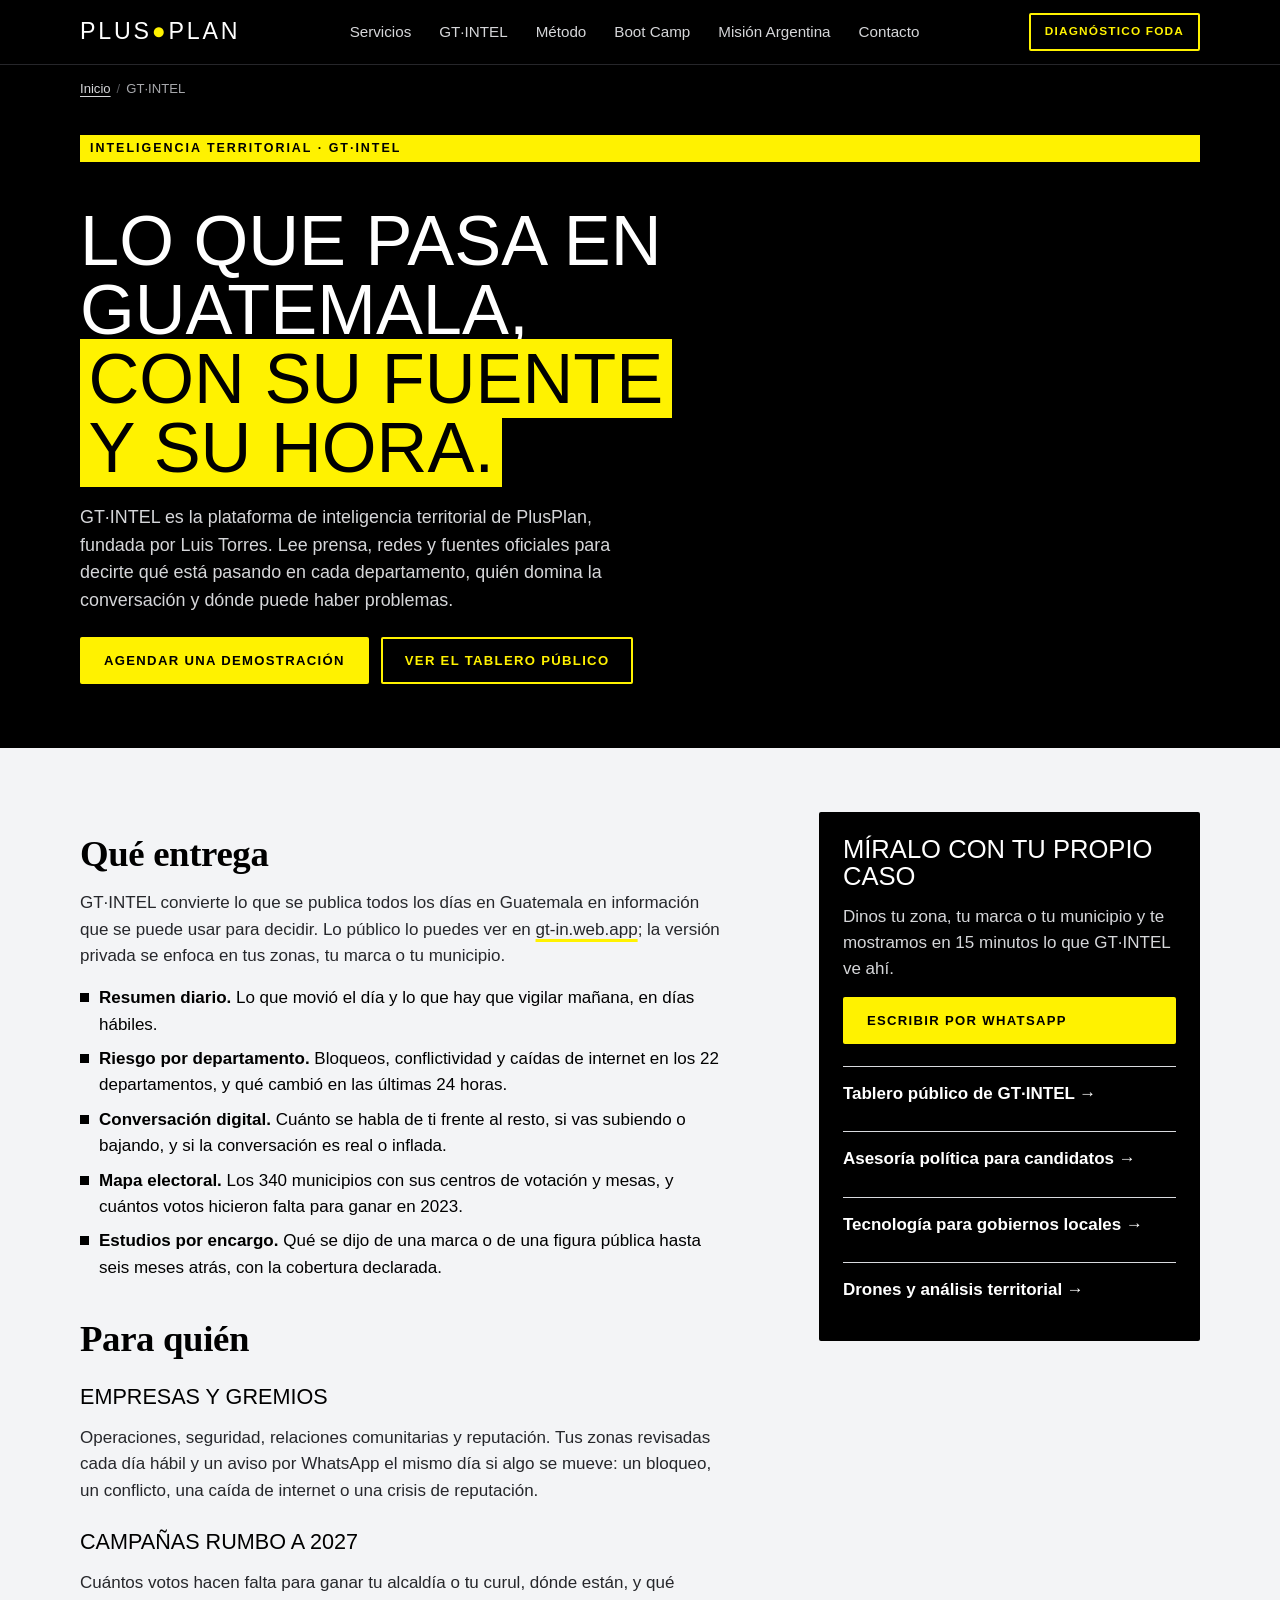
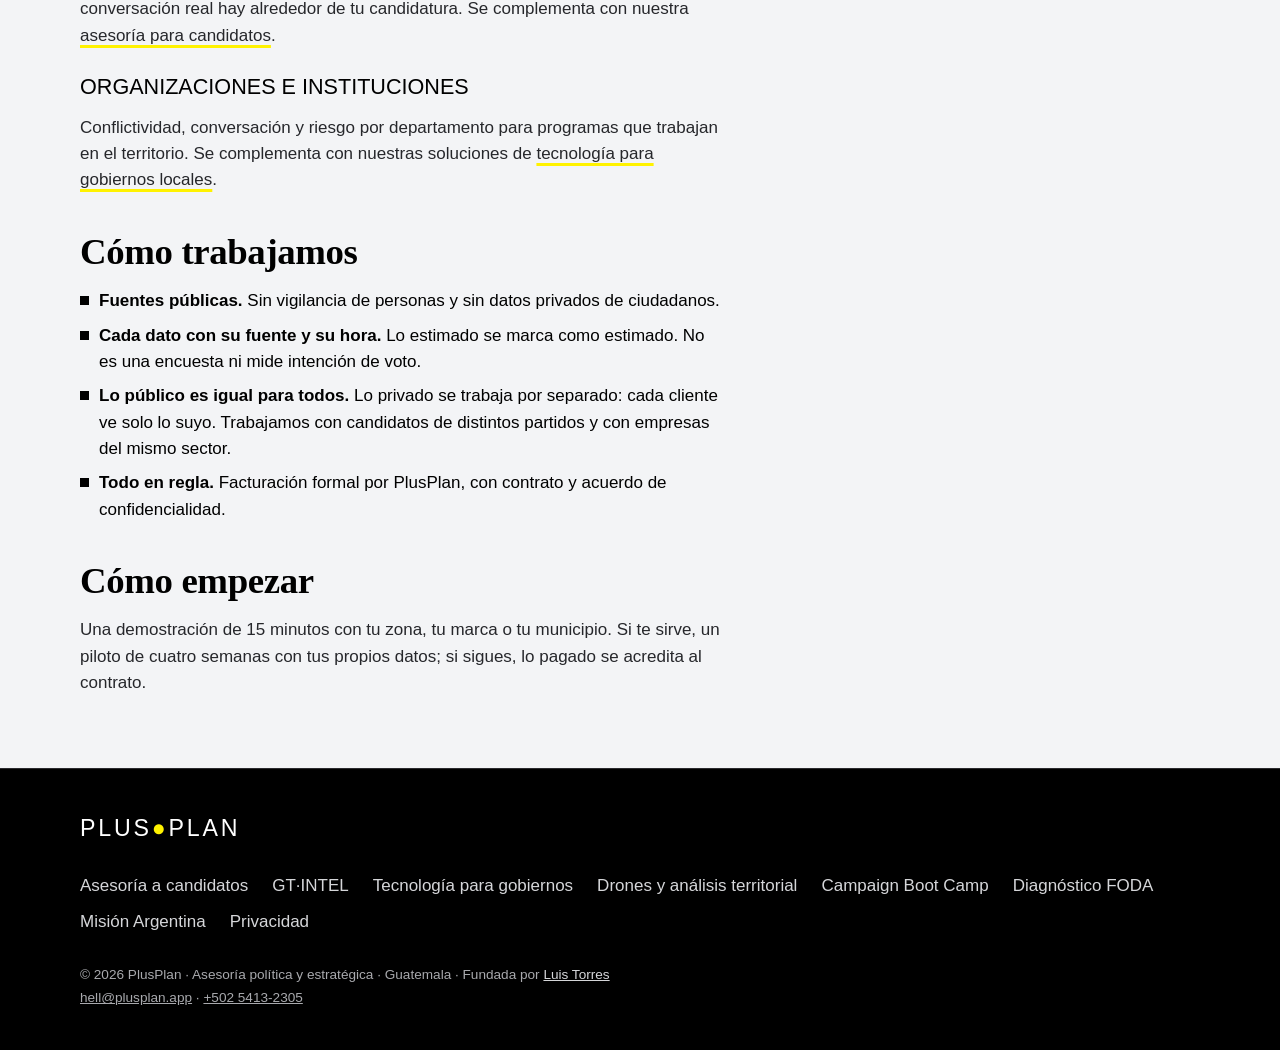
<file: gt-intel/index.html>
<!DOCTYPE html>
<html lang="es">
<head>
<meta charset="UTF-8">
<meta name="viewport" content="width=device-width, initial-scale=1">
<meta http-equiv="Content-Security-Policy" content="default-src 'self'; script-src 'self'; style-src 'self' https://fonts.googleapis.com; font-src https://fonts.gstatic.com; img-src 'self' data:; connect-src 'self' https://formspree.io; form-action https://formspree.io; base-uri 'self'; object-src 'none'">
<meta name="referrer" content="strict-origin-when-cross-origin">
<title>GT·INTEL: inteligencia territorial de Guatemala | PlusPlan</title>
<meta name="description" content="GT·INTEL es la plataforma de inteligencia territorial de PlusPlan: riesgo por departamento, conversación digital y mapa electoral de Guatemala, con la fuente y la hora de cada dato.">
<link rel="canonical" href="https://plusplan.app/gt-intel/">
<meta name="theme-color" content="#000000">
<link rel="icon" href="/assets/favicon.svg" type="image/svg+xml">
<link rel="apple-touch-icon" href="/assets/apple-touch-icon.png">
<link rel="manifest" href="/assets/site.webmanifest">

<meta property="og:type" content="website">
<meta property="og:site_name" content="PlusPlan">
<meta property="og:locale" content="es_GT">
<meta property="og:title" content="GT·INTEL: inteligencia territorial de Guatemala | PlusPlan">
<meta property="og:description" content="Riesgo por departamento, conversación digital y mapa electoral de Guatemala, con la fuente y la hora de cada dato. Una plataforma de PlusPlan.">
<meta property="og:url" content="https://plusplan.app/gt-intel/">
<meta property="og:image" content="https://plusplan.app/assets/og-plusplan.png">
<meta property="og:image:width" content="1200">
<meta property="og:image:height" content="630">
<meta property="og:image:alt" content="PlusPlan: estrategia política con datos, narrativa y tecnología">
<meta name="twitter:card" content="summary_large_image">
<meta name="twitter:title" content="GT·INTEL: inteligencia territorial de Guatemala | PlusPlan">
<meta name="twitter:description" content="Riesgo por departamento, conversación digital y mapa electoral de Guatemala, con la fuente y la hora de cada dato. Una plataforma de PlusPlan.">
<meta name="twitter:image" content="https://plusplan.app/assets/og-plusplan.png">

<script type="application/ld+json">
{
  "@context": "https://schema.org",
  "@graph": [
    {
      "@type": "BreadcrumbList",
      "itemListElement": [
        {
          "@type": "ListItem",
          "position": 1,
          "name": "Inicio",
          "item": "https://plusplan.app/"
        },
        {
          "@type": "ListItem",
          "position": 2,
          "name": "GT·INTEL",
          "item": "https://plusplan.app/gt-intel/"
        }
      ]
    },
    {
      "@type": "Service",
      "name": "GT·INTEL",
      "serviceType": "Inteligencia territorial con fuentes públicas",
      "description": "Plataforma de inteligencia territorial de Guatemala: riesgo por departamento, conversación digital, mapa electoral de 340 municipios y estudios de percepción, con la fuente y la hora de cada dato.",
      "areaServed": {
        "@type": "Country",
        "name": "Guatemala"
      },
      "audience": {
        "@type": "Audience",
        "audienceType": "Empresas, gremios, campañas políticas y organizaciones"
      },
      "url": "https://plusplan.app/gt-intel/",
      "sameAs": [
        "https://gt-in.web.app/"
      ],
      "provider": {
        "@id": "https://plusplan.app/#org"
      }
    }
  ]
}
</script>

<link rel="preconnect" href="https://fonts.googleapis.com">
<link rel="preconnect" href="https://fonts.gstatic.com" crossorigin>
<link href="https://fonts.googleapis.com/css2?family=Alatsi&family=League+Spartan:wght@400;500;700&family=Source+Serif+4:opsz,wght@8..60,600&display=swap" rel="stylesheet">
<link rel="stylesheet" href="/assets/site.css">
</head>
<body>
<a class="skip" href="#contenido">Saltar al contenido</a>

<header class="nav">
  <div class="wrap">
    <a class="logo" href="/" aria-label="PlusPlan, inicio">PLUS<i>●</i>PLAN</a>
    <nav class="links" aria-label="Principal">
      <a href="/#servicios">Servicios</a>
      <a href="/gt-intel/" aria-current="page">GT·INTEL</a>
      <a href="/#metodo">Método</a>
      <a href="/campaign-boot-camp/">Boot Camp</a>
      <a href="/mision-argentina/">Misión Argentina</a>
      <a href="/#contacto">Contacto</a>
    </nav>
    <a class="btn small nav-cta" href="/foda/">Diagnóstico FODA</a>
    <button class="menu-btn" id="menuBtn" aria-expanded="false" aria-controls="panel">Menú</button>
  </div>
  <div class="panel" id="panel">
    <a href="/#servicios">Servicios</a>
    <a href="/gt-intel/" aria-current="page">GT·INTEL</a>
    <a href="/#metodo">Método</a>
    <a href="/campaign-boot-camp/">Boot Camp</a>
    <a href="/mision-argentina/">Misión Argentina</a>
    <a href="/#contacto">Contacto</a>
    <a class="btn solid" href="/foda/">Diagnóstico FODA</a>
  </div>
</header>

<nav class="crumbs" aria-label="Ruta de navegación">
  <ol><li><a href="/">Inicio</a></li><li aria-current="page">GT·INTEL</li></ol>
</nav>

<main id="contenido">

<section class="page-hero" aria-labelledby="h1">
  <div class="wrap">
    <span class="eyebrow tag">Inteligencia territorial · GT·INTEL</span>
    <h1 id="h1">Lo que pasa en Guatemala, <mark>con su fuente y su hora.</mark></h1>
    <p class="lead">GT·INTEL es la plataforma de inteligencia territorial de PlusPlan, fundada por Luis Torres. Lee prensa, redes y fuentes oficiales para decirte qué está pasando en cada departamento, quién domina la conversación y dónde puede haber problemas.</p>
    <div class="cta flush">
      <a class="btn solid" href="https://wa.me/50254132305?text=Hola%2C%20quiero%20una%20demostraci%C3%B3n%20de%20GT-INTEL." target="_blank" rel="noopener">Agendar una demostración</a>
      <a class="btn" href="https://gt-in.web.app/" target="_blank" rel="noopener">Ver el tablero público</a>
    </div>
  </div>
</section>

<section class="sec light" aria-label="Detalle">
  <div class="wrap cols2">
    <div class="prose">
      <h2>Qué entrega</h2>
      <p>GT·INTEL convierte lo que se publica todos los días en Guatemala en información que se puede usar para decidir. Lo público lo puedes ver en <a href="https://gt-in.web.app/" target="_blank" rel="noopener">gt-in.web.app</a>; la versión privada se enfoca en tus zonas, tu marca o tu municipio.</p>
      <ul>
        <li><span><b>Resumen diario.</b> Lo que movió el día y lo que hay que vigilar mañana, en días hábiles.</span></li>
        <li><span><b>Riesgo por departamento.</b> Bloqueos, conflictividad y caídas de internet en los 22 departamentos, y qué cambió en las últimas 24 horas.</span></li>
        <li><span><b>Conversación digital.</b> Cuánto se habla de ti frente al resto, si vas subiendo o bajando, y si la conversación es real o inflada.</span></li>
        <li><span><b>Mapa electoral.</b> Los 340 municipios con sus centros de votación y mesas, y cuántos votos hicieron falta para ganar en 2023.</span></li>
        <li><span><b>Estudios por encargo.</b> Qué se dijo de una marca o de una figura pública hasta seis meses atrás, con la cobertura declarada.</span></li>
      </ul>

      <h2>Para quién</h2>
      <h3>Empresas y gremios</h3>
      <p>Operaciones, seguridad, relaciones comunitarias y reputación. Tus zonas revisadas cada día hábil y un aviso por WhatsApp el mismo día si algo se mueve: un bloqueo, un conflicto, una caída de internet o una crisis de reputación.</p>
      <h3>Campañas rumbo a 2027</h3>
      <p>Cuántos votos hacen falta para ganar tu alcaldía o tu curul, dónde están, y qué conversación real hay alrededor de tu candidatura. Se complementa con nuestra <a href="/asesoria-politica-candidatos/">asesoría para candidatos</a>.</p>
      <h3>Organizaciones e instituciones</h3>
      <p>Conflictividad, conversación y riesgo por departamento para programas que trabajan en el territorio. Se complementa con nuestras soluciones de <a href="/tecnologia-gobiernos-locales/">tecnología para gobiernos locales</a>.</p>

      <h2>Cómo trabajamos</h2>
      <ul>
        <li><span><b>Fuentes públicas.</b> Sin vigilancia de personas y sin datos privados de ciudadanos.</span></li>
        <li><span><b>Cada dato con su fuente y su hora.</b> Lo estimado se marca como estimado. No es una encuesta ni mide intención de voto.</span></li>
        <li><span><b>Lo público es igual para todos.</b> Lo privado se trabaja por separado: cada cliente ve solo lo suyo. Trabajamos con candidatos de distintos partidos y con empresas del mismo sector.</span></li>
        <li><span><b>Todo en regla.</b> Facturación formal por PlusPlan, con contrato y acuerdo de confidencialidad.</span></li>
      </ul>

      <h2>Cómo empezar</h2>
      <p>Una demostración de 15 minutos con tu zona, tu marca o tu municipio. Si te sirve, un piloto de cuatro semanas con tus propios datos; si sigues, lo pagado se acredita al contrato.</p>
    </div>
    <aside class="aside-box" aria-labelledby="h-aside">
      <h2 id="h-aside">Míralo con tu propio caso</h2>
      <p>Dinos tu zona, tu marca o tu municipio y te mostramos en 15 minutos lo que GT·INTEL ve ahí.</p>
      <a class="btn solid" href="https://wa.me/50254132305?text=Hola%2C%20quiero%20una%20demostraci%C3%B3n%20de%20GT-INTEL." target="_blank" rel="noopener">Escribir por WhatsApp</a>
      <div class="related" aria-label="Páginas relacionadas">
        <a href="https://gt-in.web.app/" target="_blank" rel="noopener">Tablero público de GT·INTEL →</a>
        <a href="/asesoria-politica-candidatos/">Asesoría política para candidatos →</a>
        <a href="/tecnologia-gobiernos-locales/">Tecnología para gobiernos locales →</a>
        <a href="/drones-analisis-territorial/">Drones y análisis territorial →</a>
      </div>
    </aside>
  </div>
</section>

</main>

<footer class="foot">
  <div class="wrap">
    <a class="logo" href="/" aria-label="PlusPlan, inicio">PLUS<i>●</i>PLAN</a>
    <nav aria-label="Pie de página">
      <a href="/asesoria-politica-candidatos/">Asesoría a candidatos</a>
      <a href="/gt-intel/">GT·INTEL</a>
      <a href="/tecnologia-gobiernos-locales/">Tecnología para gobiernos</a>
      <a href="/drones-analisis-territorial/">Drones y análisis territorial</a>
      <a href="/campaign-boot-camp/">Campaign Boot Camp</a>
      <a href="/diagnostico-foda/">Diagnóstico FODA</a>
      <a href="/mision-argentina/">Misión Argentina</a>
      <a href="/privacidad/">Privacidad</a>
    </nav>
    <small>© 2026 PlusPlan · Asesoría política y estratégica · Guatemala · Fundada por <a class="founder" href="https://luistor.uk" target="_blank" rel="noopener">Luis Torres</a><br><a href="mailto:hell@plusplan.app">hell@plusplan.app</a> · <a href="tel:+50254132305">+502 5413-2305</a></small>
  </div>
</footer>

<script src="/assets/site.js" defer></script>
</body>
</html>
</file>
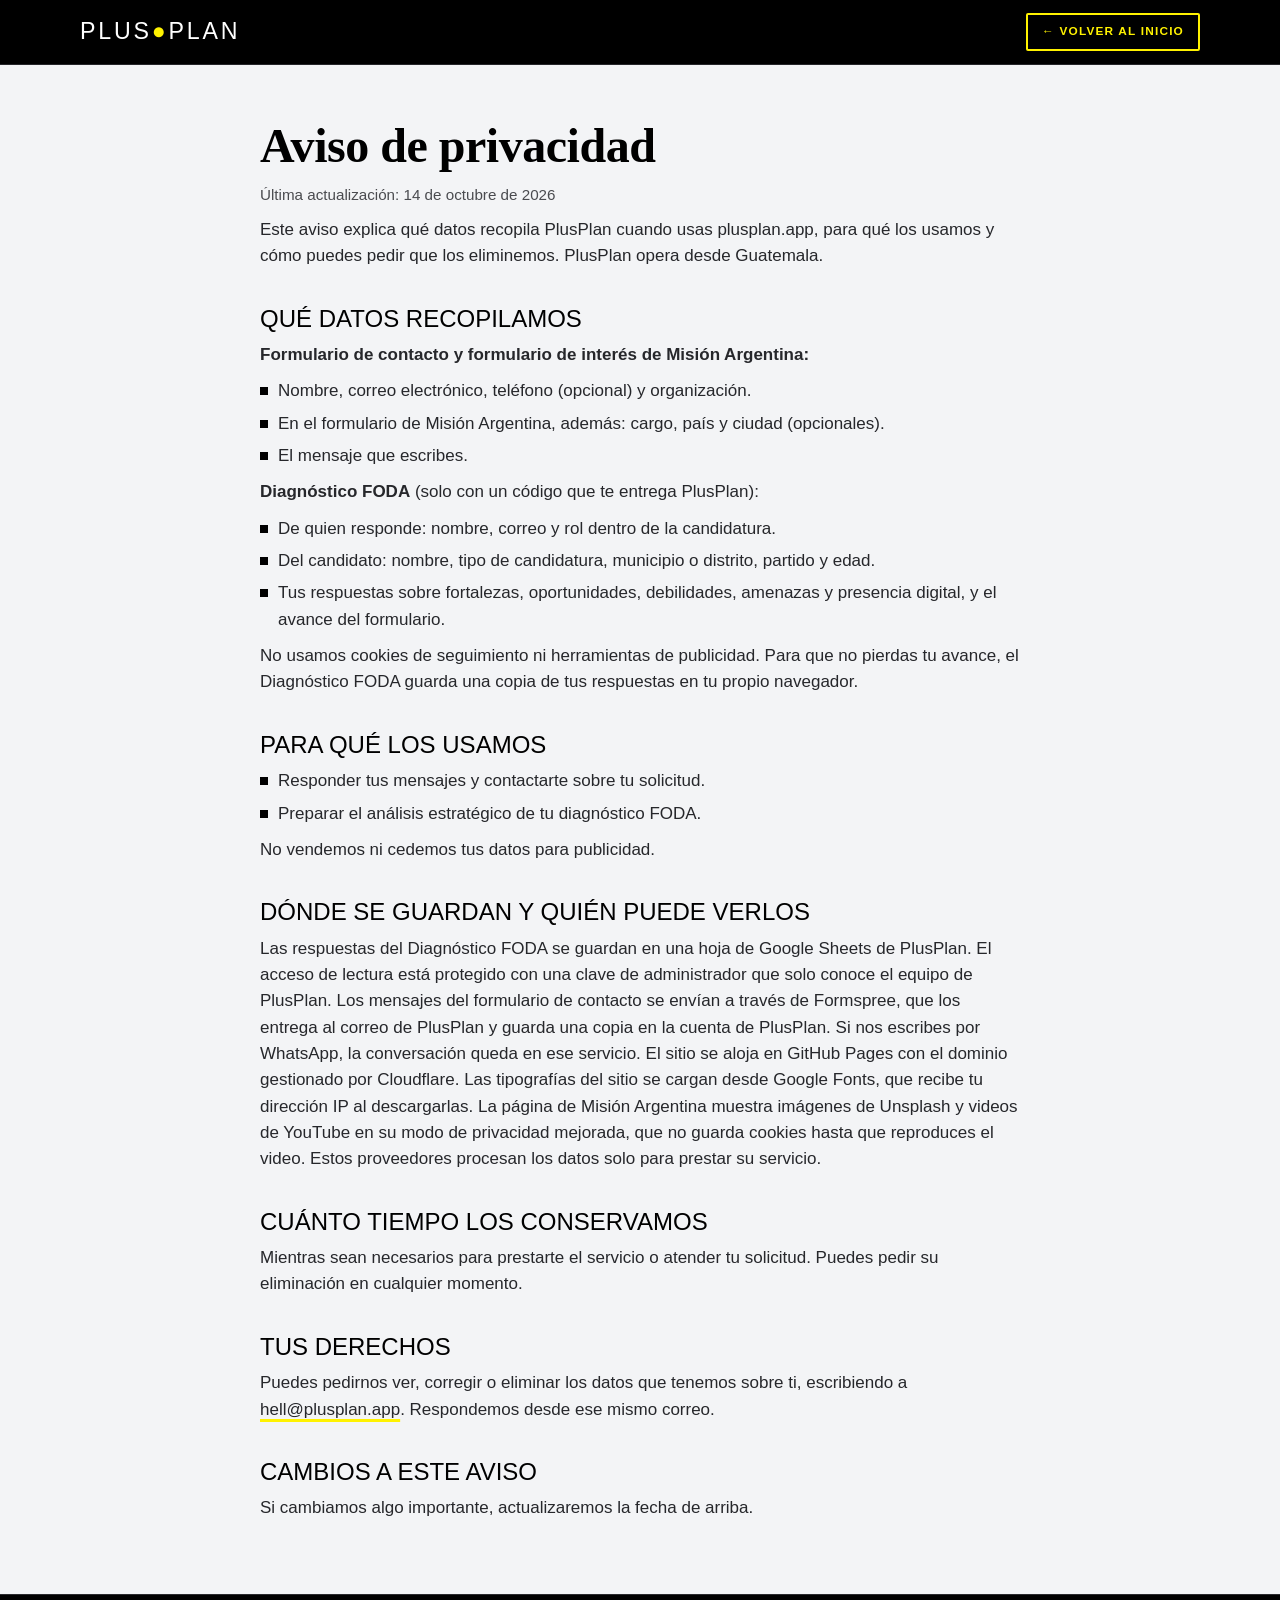
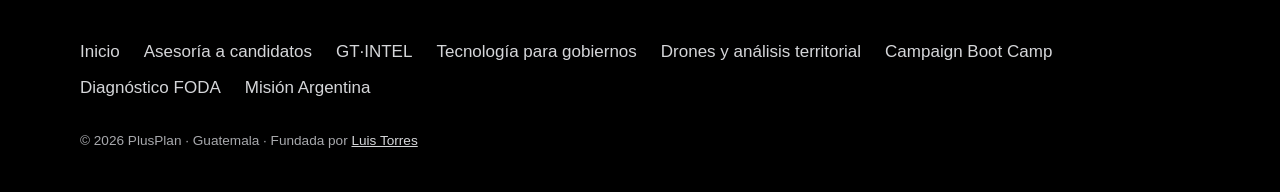
<file: privacidad/index.html>
<!DOCTYPE html>
<html lang="es">
<head>
<meta charset="UTF-8">
<meta name="viewport" content="width=device-width, initial-scale=1">
<meta http-equiv="Content-Security-Policy" content="default-src 'self'; script-src 'self'; style-src 'self' https://fonts.googleapis.com; font-src https://fonts.gstatic.com; img-src 'self' data:; connect-src 'self' https://formspree.io; form-action https://formspree.io; base-uri 'self'; object-src 'none'">
<meta name="referrer" content="strict-origin-when-cross-origin">
<title>Aviso de privacidad | PlusPlan</title>
<meta name="description" content="Qué datos recopila PlusPlan en su sitio y en el Diagnóstico FODA, para qué los usa y cómo pedir que se eliminen.">
<link rel="canonical" href="https://plusplan.app/privacidad/">
<meta name="theme-color" content="#000000">
<link rel="icon" href="/assets/favicon.svg" type="image/svg+xml">
<link rel="apple-touch-icon" href="/assets/apple-touch-icon.png">
<link rel="manifest" href="/assets/site.webmanifest">
<link rel="preconnect" href="https://fonts.googleapis.com">
<link rel="preconnect" href="https://fonts.gstatic.com" crossorigin>
<link href="https://fonts.googleapis.com/css2?family=Alatsi&family=League+Spartan:wght@400;500;700&family=Source+Serif+4:opsz,wght@8..60,600&display=swap" rel="stylesheet">
<link rel="stylesheet" href="/assets/site.css">
</head>
<body>
<a class="skip" href="#contenido">Saltar al contenido</a>
<header class="nav">
  <div class="wrap">
    <a class="logo" href="/" aria-label="PlusPlan, inicio">PLUS<i>●</i>PLAN</a>
    <a class="btn small" href="/">← Volver al inicio</a>
  </div>
</header>

<main id="contenido" class="doc light">
  <div class="wrap">
    <h1>Aviso de privacidad</h1>
    <p class="meta">Última actualización: 14 de octubre de 2026</p>

    <p>Este aviso explica qué datos recopila PlusPlan cuando usas plusplan.app, para qué los usamos y cómo puedes pedir que los eliminemos. PlusPlan opera desde Guatemala.</p>

    <h2>Qué datos recopilamos</h2>
    <p><b>Formulario de contacto y formulario de interés de Misión Argentina:</b></p>
    <ul>
      <li>Nombre, correo electrónico, teléfono (opcional) y organización.</li>
      <li>En el formulario de Misión Argentina, además: cargo, país y ciudad (opcionales).</li>
      <li>El mensaje que escribes.</li>
    </ul>
    <p><b>Diagnóstico FODA</b> (solo con un código que te entrega PlusPlan):</p>
    <ul>
      <li>De quien responde: nombre, correo y rol dentro de la candidatura.</li>
      <li>Del candidato: nombre, tipo de candidatura, municipio o distrito, partido y edad.</li>
      <li>Tus respuestas sobre fortalezas, oportunidades, debilidades, amenazas y presencia digital, y el avance del formulario.</li>
    </ul>
    <p>No usamos cookies de seguimiento ni herramientas de publicidad. Para que no pierdas tu avance, el Diagnóstico FODA guarda una copia de tus respuestas en tu propio navegador.</p>

    <h2>Para qué los usamos</h2>
    <ul>
      <li>Responder tus mensajes y contactarte sobre tu solicitud.</li>
      <li>Preparar el análisis estratégico de tu diagnóstico FODA.</li>
    </ul>
    <p>No vendemos ni cedemos tus datos para publicidad.</p>

    <h2>Dónde se guardan y quién puede verlos</h2>
    <p>Las respuestas del Diagnóstico FODA se guardan en una hoja de Google Sheets de PlusPlan. El acceso de lectura está protegido con una clave de administrador que solo conoce el equipo de PlusPlan. Los mensajes del formulario de contacto se envían a través de Formspree, que los entrega al correo de PlusPlan y guarda una copia en la cuenta de PlusPlan. Si nos escribes por WhatsApp, la conversación queda en ese servicio. El sitio se aloja en GitHub Pages con el dominio gestionado por Cloudflare. Las tipografías del sitio se cargan desde Google Fonts, que recibe tu dirección IP al descargarlas. La página de Misión Argentina muestra imágenes de Unsplash y videos de YouTube en su modo de privacidad mejorada, que no guarda cookies hasta que reproduces el video. Estos proveedores procesan los datos solo para prestar su servicio.</p>

    <h2>Cuánto tiempo los conservamos</h2>
    <p>Mientras sean necesarios para prestarte el servicio o atender tu solicitud. Puedes pedir su eliminación en cualquier momento.</p>

    <h2>Tus derechos</h2>
    <p>Puedes pedirnos ver, corregir o eliminar los datos que tenemos sobre ti, escribiendo a <a href="mailto:hell@plusplan.app">hell@plusplan.app</a>. Respondemos desde ese mismo correo.</p>

    <h2>Cambios a este aviso</h2>
    <p>Si cambiamos algo importante, actualizaremos la fecha de arriba.</p>
  </div>
</main>

<footer class="foot">
  <div class="wrap">
    <nav aria-label="Pie de página">
      <a href="/">Inicio</a>
      <a href="/asesoria-politica-candidatos/">Asesoría a candidatos</a>
      <a href="/gt-intel/">GT·INTEL</a>
      <a href="/tecnologia-gobiernos-locales/">Tecnología para gobiernos</a>
      <a href="/drones-analisis-territorial/">Drones y análisis territorial</a>
      <a href="/campaign-boot-camp/">Campaign Boot Camp</a>
      <a href="/foda/">Diagnóstico FODA</a>
      <a href="/mision-argentina/">Misión Argentina</a>
    </nav>
    <small>© 2026 PlusPlan · Guatemala · Fundada por <a class="founder" href="https://luistor.uk" target="_blank" rel="noopener">Luis Torres</a></small>
  </div>
</footer>
</body>
</html>
</file>
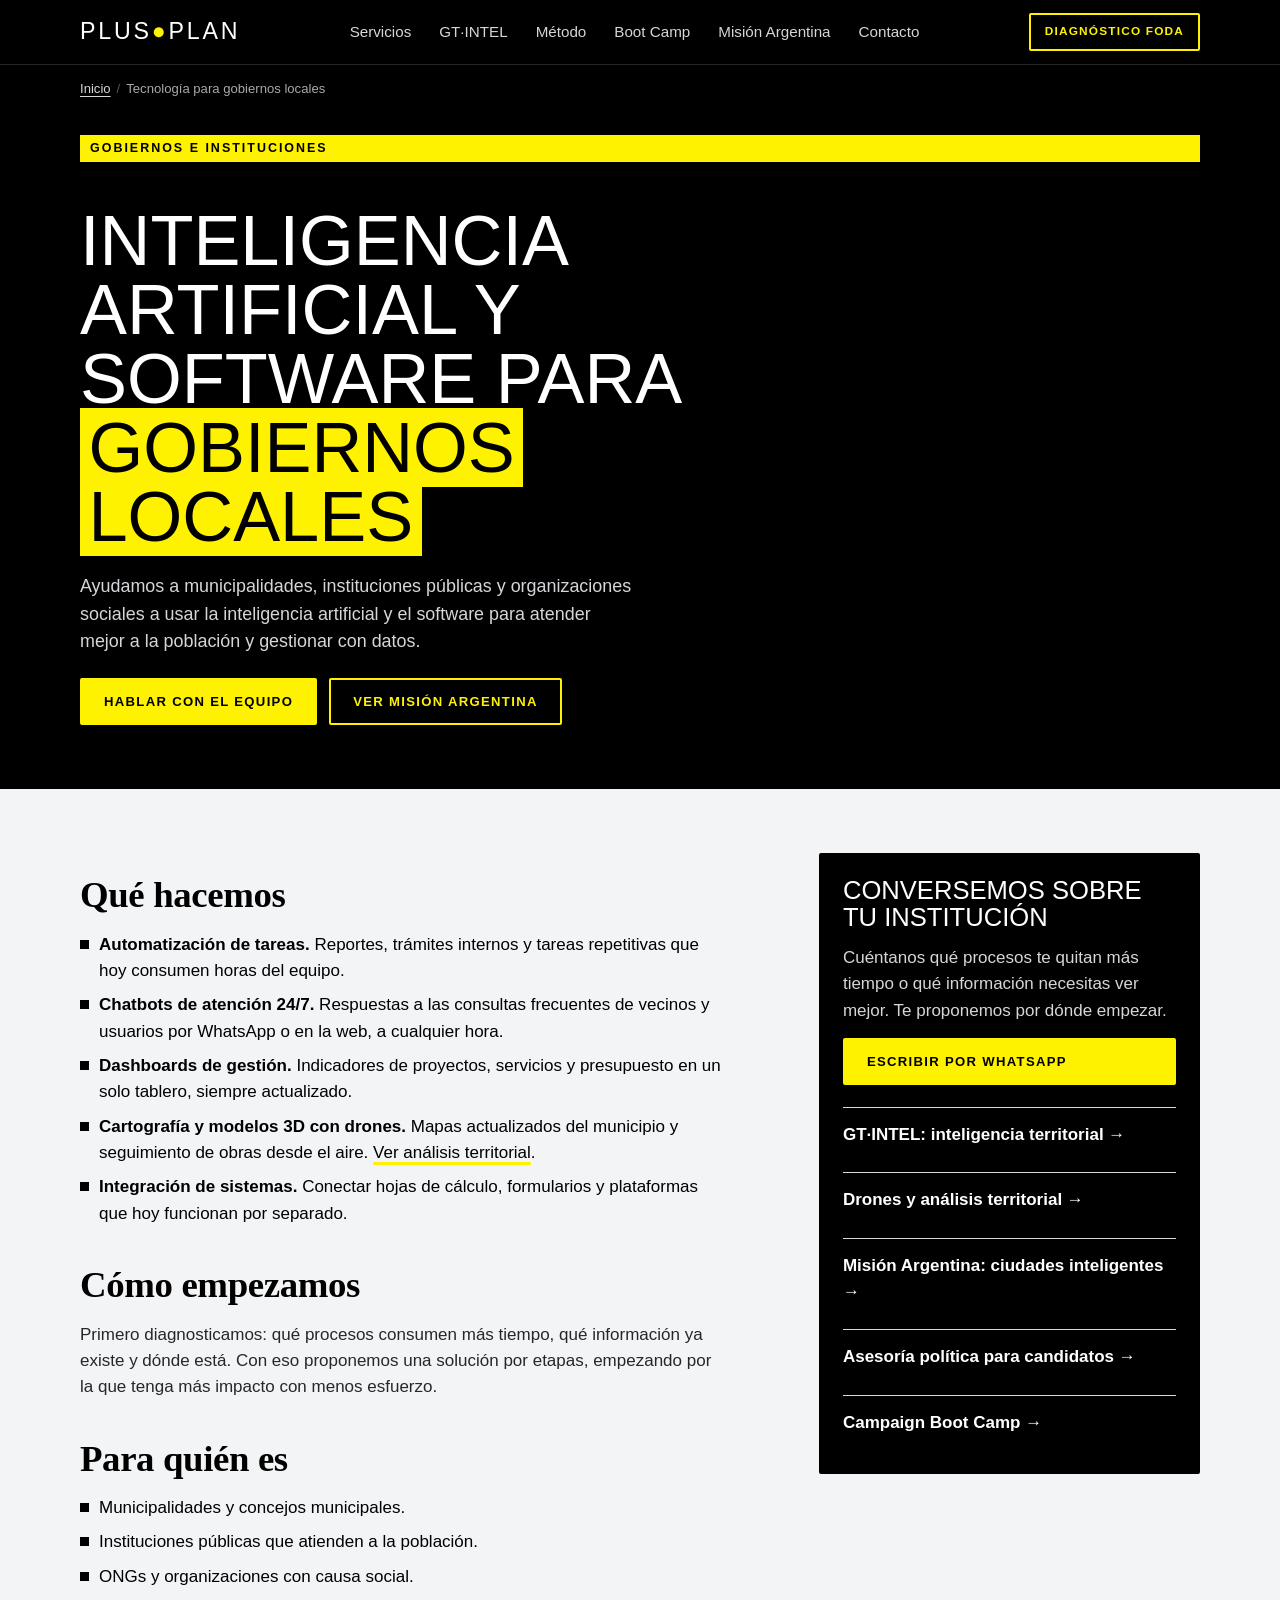
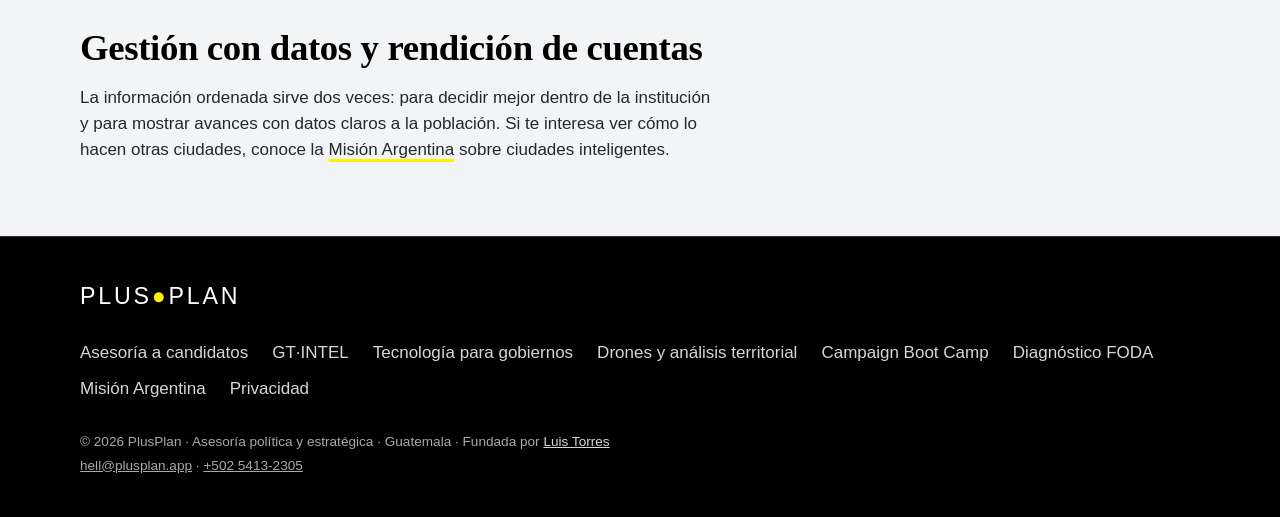
<file: tecnologia-gobiernos-locales/index.html>
<!DOCTYPE html>
<html lang="es">
<head>
<meta charset="UTF-8">
<meta name="viewport" content="width=device-width, initial-scale=1">
<meta http-equiv="Content-Security-Policy" content="default-src 'self'; script-src 'self'; style-src 'self' https://fonts.googleapis.com; font-src https://fonts.gstatic.com; img-src 'self' data:; connect-src 'self' https://formspree.io; form-action https://formspree.io; base-uri 'self'; object-src 'none'">
<meta name="referrer" content="strict-origin-when-cross-origin">
<title>IA y software para gobiernos locales en Guatemala | PlusPlan</title>
<meta name="description" content="Automatización, chatbots de atención ciudadana, dashboards de gestión e integración de sistemas para municipalidades, instituciones y ONGs en Guatemala.">
<link rel="canonical" href="https://plusplan.app/tecnologia-gobiernos-locales/">
<meta name="theme-color" content="#000000">
<link rel="icon" href="/assets/favicon.svg" type="image/svg+xml">
<link rel="apple-touch-icon" href="/assets/apple-touch-icon.png">
<link rel="manifest" href="/assets/site.webmanifest">

<meta property="og:type" content="website">
<meta property="og:site_name" content="PlusPlan">
<meta property="og:locale" content="es_GT">
<meta property="og:title" content="IA y software para gobiernos locales en Guatemala | PlusPlan">
<meta property="og:description" content="Automatización, chatbots de atención ciudadana, dashboards de gestión e integración de sistemas para municipalidades, instituciones y ONGs en Guatemala.">
<meta property="og:url" content="https://plusplan.app/tecnologia-gobiernos-locales/">
<meta property="og:image" content="https://plusplan.app/assets/og-plusplan.png">
<meta property="og:image:width" content="1200">
<meta property="og:image:height" content="630">
<meta property="og:image:alt" content="PlusPlan: estrategia política con datos, narrativa y tecnología">
<meta name="twitter:card" content="summary_large_image">
<meta name="twitter:title" content="IA y software para gobiernos locales en Guatemala | PlusPlan">
<meta name="twitter:description" content="Automatización, chatbots de atención ciudadana, dashboards de gestión e integración de sistemas para municipalidades, instituciones y ONGs en Guatemala.">
<meta name="twitter:image" content="https://plusplan.app/assets/og-plusplan.png">

<script type="application/ld+json">
{
  "@context": "https://schema.org",
  "@graph": [
    {
      "@type": "BreadcrumbList",
      "itemListElement": [
        {
          "@type": "ListItem",
          "position": 1,
          "name": "Inicio",
          "item": "https://plusplan.app/"
        },
        {
          "@type": "ListItem",
          "position": 2,
          "name": "Tecnología para gobiernos locales",
          "item": "https://plusplan.app/tecnologia-gobiernos-locales/"
        }
      ]
    },
    {
      "@type": "Service",
      "name": "Tecnología e inteligencia artificial para gobiernos locales",
      "serviceType": "Consultoría en tecnología e inteligencia artificial para el sector público",
      "description": "Automatización de tareas, chatbots de atención ciudadana 24/7, dashboards de gestión e integración de sistemas para municipalidades, instituciones públicas y ONGs.",
      "areaServed": {
        "@type": "Country",
        "name": "Guatemala"
      },
      "audience": {
        "@type": "Audience",
        "audienceType": "Municipalidades, instituciones públicas y ONGs"
      },
      "url": "https://plusplan.app/tecnologia-gobiernos-locales/",
      "provider": {
        "@id": "https://plusplan.app/#org"
      }
    }
  ]
}
</script>

<link rel="preconnect" href="https://fonts.googleapis.com">
<link rel="preconnect" href="https://fonts.gstatic.com" crossorigin>
<link href="https://fonts.googleapis.com/css2?family=Alatsi&family=League+Spartan:wght@400;500;700&family=Source+Serif+4:opsz,wght@8..60,600&display=swap" rel="stylesheet">
<link rel="stylesheet" href="/assets/site.css">
</head>
<body>
<a class="skip" href="#contenido">Saltar al contenido</a>

<header class="nav">
  <div class="wrap">
    <a class="logo" href="/" aria-label="PlusPlan, inicio">PLUS<i>●</i>PLAN</a>
    <nav class="links" aria-label="Principal">
      <a href="/#servicios">Servicios</a>
      <a href="/gt-intel/">GT·INTEL</a>
      <a href="/#metodo">Método</a>
      <a href="/campaign-boot-camp/">Boot Camp</a>
      <a href="/mision-argentina/">Misión Argentina</a>
      <a href="/#contacto">Contacto</a>
    </nav>
    <a class="btn small nav-cta" href="/foda/">Diagnóstico FODA</a>
    <button class="menu-btn" id="menuBtn" aria-expanded="false" aria-controls="panel">Menú</button>
  </div>
  <div class="panel" id="panel">
    <a href="/#servicios">Servicios</a>
    <a href="/gt-intel/">GT·INTEL</a>
    <a href="/#metodo">Método</a>
    <a href="/campaign-boot-camp/">Boot Camp</a>
    <a href="/mision-argentina/">Misión Argentina</a>
    <a href="/#contacto">Contacto</a>
    <a class="btn solid" href="/foda/">Diagnóstico FODA</a>
  </div>
</header>

<nav class="crumbs" aria-label="Ruta de navegación">
  <ol><li><a href="/">Inicio</a></li><li aria-current="page">Tecnología para gobiernos locales</li></ol>
</nav>

<main id="contenido">

<section class="page-hero" aria-labelledby="h1">
  <div class="wrap">
    <span class="eyebrow tag">Gobiernos e instituciones</span>
    <h1 id="h1">Inteligencia artificial y software para <mark>gobiernos locales</mark></h1>
    <p class="lead">Ayudamos a municipalidades, instituciones públicas y organizaciones sociales a usar la inteligencia artificial y el software para atender mejor a la población y gestionar con datos.</p>
    <div class="cta flush">
      <a class="btn solid" href="https://wa.me/50254132305?text=Hola%2C%20quiero%20conversar%20sobre%20tecnolog%C3%ADa%20para%20mi%20instituci%C3%B3n." target="_blank" rel="noopener">Hablar con el equipo</a>
      <a class="btn" href="/mision-argentina/">Ver Misión Argentina</a>
    </div>
  </div>
</section>

<section class="sec light" aria-label="Detalle">
  <div class="wrap cols2">
    <div class="prose">
      <h2>Qué hacemos</h2>
      <ul>
        <li><span><b>Automatización de tareas.</b> Reportes, trámites internos y tareas repetitivas que hoy consumen horas del equipo.</span></li>
        <li><span><b>Chatbots de atención 24/7.</b> Respuestas a las consultas frecuentes de vecinos y usuarios por WhatsApp o en la web, a cualquier hora.</span></li>
        <li><span><b>Dashboards de gestión.</b> Indicadores de proyectos, servicios y presupuesto en un solo tablero, siempre actualizado.</span></li>
        <li><span><b>Cartografía y modelos 3D con drones.</b> Mapas actualizados del municipio y seguimiento de obras desde el aire. <a href="/drones-analisis-territorial/">Ver análisis territorial</a>.</span></li>
        <li><span><b>Integración de sistemas.</b> Conectar hojas de cálculo, formularios y plataformas que hoy funcionan por separado.</span></li>
      </ul>

      <h2>Cómo empezamos</h2>
      <p>Primero diagnosticamos: qué procesos consumen más tiempo, qué información ya existe y dónde está. Con eso proponemos una solución por etapas, empezando por la que tenga más impacto con menos esfuerzo.</p>

      <h2>Para quién es</h2>
      <ul>
        <li>Municipalidades y concejos municipales.</li>
        <li>Instituciones públicas que atienden a la población.</li>
        <li>ONGs y organizaciones con causa social.</li>
      </ul>

      <h2>Gestión con datos y rendición de cuentas</h2>
      <p>La información ordenada sirve dos veces: para decidir mejor dentro de la institución y para mostrar avances con datos claros a la población. Si te interesa ver cómo lo hacen otras ciudades, conoce la <a href="/mision-argentina/">Misión Argentina</a> sobre ciudades inteligentes.</p>
    </div>
    <aside class="aside-box" aria-labelledby="h-aside">
      <h2 id="h-aside">Conversemos sobre tu institución</h2>
      <p>Cuéntanos qué procesos te quitan más tiempo o qué información necesitas ver mejor. Te proponemos por dónde empezar.</p>
      <a class="btn solid" href="https://wa.me/50254132305?text=Hola%2C%20quiero%20conversar%20sobre%20tecnolog%C3%ADa%20para%20mi%20instituci%C3%B3n." target="_blank" rel="noopener">Escribir por WhatsApp</a>
      <div class="related" aria-label="Páginas relacionadas">
        <a href="/gt-intel/">GT·INTEL: inteligencia territorial →</a>
        <a href="/drones-analisis-territorial/">Drones y análisis territorial →</a>
        <a href="/mision-argentina/">Misión Argentina: ciudades inteligentes →</a>
        <a href="/asesoria-politica-candidatos/">Asesoría política para candidatos →</a>
        <a href="/campaign-boot-camp/">Campaign Boot Camp →</a>
      </div>
    </aside>
  </div>
</section>

</main>

<footer class="foot">
  <div class="wrap">
    <a class="logo" href="/" aria-label="PlusPlan, inicio">PLUS<i>●</i>PLAN</a>
    <nav aria-label="Pie de página">
      <a href="/asesoria-politica-candidatos/">Asesoría a candidatos</a>
      <a href="/gt-intel/">GT·INTEL</a>
      <a href="/tecnologia-gobiernos-locales/">Tecnología para gobiernos</a>
      <a href="/drones-analisis-territorial/">Drones y análisis territorial</a>
      <a href="/campaign-boot-camp/">Campaign Boot Camp</a>
      <a href="/diagnostico-foda/">Diagnóstico FODA</a>
      <a href="/mision-argentina/">Misión Argentina</a>
      <a href="/privacidad/">Privacidad</a>
    </nav>
    <small>© 2026 PlusPlan · Asesoría política y estratégica · Guatemala · Fundada por <a class="founder" href="https://luistor.uk" target="_blank" rel="noopener">Luis Torres</a><br><a href="mailto:hell@plusplan.app">hell@plusplan.app</a> · <a href="tel:+50254132305">+502 5413-2305</a></small>
  </div>
</footer>

<script src="/assets/site.js" defer></script>
</body>
</html>
</file>
<file: assets/site.css>
/* PlusPlan — hoja de estilos compartida.
   Dirección visual: cartel de campaña (negro y amarillo, bordes rectos, titulares grandes)
   con secciones claras de serifa para el contenido institucional. */

:root{
  --night:#0B0B0C; --ink:#000000; --yellow:#FFF200; --white:#FFFFFF;
  --paper:#F3F4F6; --rule:#D9DBDF; --grey:#A8A9AD; --grey-dark:#4A4B4F; --cell:#161617; --line-dark:#2A2A2E;
  --f-display:'Alatsi','Arial Narrow',Impact,sans-serif;
  --f-body:'League Spartan','Helvetica Neue',Arial,sans-serif;
  --f-serif:'Source Serif 4',Georgia,'Times New Roman',serif;
  --gutter:16px; --max:1120px;
}
*{box-sizing:border-box}
html{scroll-behavior:smooth;scroll-padding-top:76px}
body{margin:0;background:var(--night);color:var(--white);font:400 17px/1.55 var(--f-body);-webkit-text-size-adjust:100%}
a{color:inherit}
h1,h2,h3,p,ul,ol{margin:0}
ul,ol{padding:0;list-style:none}
img,svg{max-width:100%}
:focus-visible{outline:3px solid var(--yellow);outline-offset:3px}
.light :focus-visible,.mision :focus-visible{outline-color:var(--ink)}
.eyebrow.y{color:var(--yellow)}
.mt-s{margin-top:14px}
.cta.tight{margin-top:6px}
.cta.flush{margin-top:0}
.wrap{max-width:var(--max);margin-inline:auto}
section,header,footer{padding-inline:var(--gutter)}
mark{background:var(--yellow);color:var(--ink);padding:0 .12em;-webkit-box-decoration-break:clone;box-decoration-break:clone}
.eyebrow{font:700 .78rem/1 var(--f-body);letter-spacing:.16em;text-transform:uppercase}
.skip{position:absolute;left:-9999px;top:8px;background:var(--yellow);color:var(--ink);padding:10px 14px;font-weight:700;z-index:50}
.skip:focus{left:8px}

/* Botones */
.btn{display:inline-block;font:700 .82rem/1 var(--f-body);letter-spacing:.1em;text-transform:uppercase;text-decoration:none;padding:15px 22px;border:2px solid var(--yellow);border-radius:2px;transition:transform .12s ease;cursor:pointer;background:none;color:var(--yellow)}
.btn:hover{transform:translateY(-2px)}
.btn.solid{background:var(--yellow);color:var(--ink)}
.btn.small{padding:11px 14px;font-size:.74rem}
.btn.dark{background:var(--ink);border-color:var(--ink);color:var(--yellow)}
.btn.ink-line{border-color:var(--ink);color:var(--ink)}
.cta{display:flex;flex-wrap:wrap;gap:12px;margin-top:30px}

/* Menú */
.nav{position:sticky;top:0;z-index:10;background:var(--ink);border-bottom:1px solid #26262A}
.nav .wrap{display:flex;align-items:center;justify-content:space-between;gap:16px;min-height:64px}
.logo{font:400 1.45rem/1 var(--f-display);letter-spacing:.12em;text-decoration:none;white-space:nowrap;padding-block:4px}
.logo i{font-style:normal;color:var(--yellow)}
.links{display:none;gap:28px;font-weight:500;font-size:.95rem}
.links a{text-decoration:none;color:#D5D6D9}
.links a:hover{color:var(--yellow)}
.menu-btn{font:700 .78rem/1 var(--f-body);letter-spacing:.12em;text-transform:uppercase;background:none;color:var(--white);border:2px solid #3A3A3F;border-radius:2px;padding:11px 14px;cursor:pointer}
.panel{display:none;background:var(--ink);border-top:1px solid #26262A;padding:8px var(--gutter) 20px}
.panel.open{display:grid}
.panel a{padding:14px 0;border-bottom:1px solid #26262A;text-decoration:none;font-weight:500}
.panel a.btn{margin-top:16px;text-align:center;border:2px solid var(--yellow)}
.nav-cta{display:none}
@media (min-width:860px){.links{display:flex}.menu-btn,.panel{display:none!important}.nav-cta{display:inline-block}}

/* Portada */
.hero{background:var(--ink);padding-block:48px 64px}
.hero .wrap{display:grid;gap:44px;align-items:center}
.tag{display:inline-block;background:var(--yellow);color:var(--ink);padding:7px 10px;margin-bottom:22px}
.hero h1{font:400 clamp(2.15rem,9.2vw,5.4rem)/.96 var(--f-display);text-transform:uppercase;letter-spacing:.005em;text-wrap:balance}
.hero .lead{margin-top:24px;max-width:46ch;color:#D5D6D9;font-size:1.1rem}
.who{margin-top:34px;padding-top:16px;border-top:1px solid var(--line-dark);color:var(--grey);font-weight:500;font-size:.82rem;letter-spacing:.12em;text-transform:uppercase}
@media (min-width:960px){.hero{padding-block:80px 96px}.hero .wrap{grid-template-columns:1.15fr .85fr;gap:64px}}

/* Ficha FODA */
.ficha{display:grid;gap:10px;max-width:440px;width:100%;justify-self:center}
.ficha-top{display:flex;justify-content:space-between;align-items:baseline;gap:12px;color:var(--grey);font-size:.74rem;letter-spacing:.14em;text-transform:uppercase;font-weight:500}
.quad{display:grid;grid-template-columns:22px 1fr 1fr;grid-template-rows:auto 1fr 1fr;gap:6px}
.axis{font-size:.66rem;letter-spacing:.14em;text-transform:uppercase;color:var(--grey);font-weight:500}
.axis.col{text-align:center;padding-bottom:2px}
.axis.row{writing-mode:vertical-rl;transform:rotate(180deg);text-align:center;align-self:center;justify-self:center}
.cell{aspect-ratio:1/1;padding:14px;display:flex;flex-direction:column;justify-content:space-between;border-radius:2px;min-width:0}
.cell b{font:400 clamp(3.4rem,13vw,5.4rem)/.85 var(--f-display)}
.cell span{font-weight:700;font-size:.74rem;letter-spacing:.1em;text-transform:uppercase}
.cell.pos{background:var(--yellow);color:var(--ink)}
.cell.neg{background:var(--cell);color:var(--white);border:2px solid #3A3A3F}
.score{border:2px solid #3A3A3F;border-radius:2px;padding:14px}
.score-row{display:flex;justify-content:space-between;font-weight:700;font-size:.78rem;letter-spacing:.1em;text-transform:uppercase}
.score-row output{font:400 1.5rem/1 var(--f-display);color:var(--yellow)}
.bar{margin-top:10px;height:10px;background:#26262A;border-radius:1px}
.bar i{display:block;height:100%;width:62%;background:var(--yellow);border-radius:1px}
.ficha small{color:var(--grey);font-size:.74rem;letter-spacing:.04em}

/* Secciones claras */
.light{background:var(--paper);color:var(--ink)}
.light .eyebrow{color:var(--grey-dark)}
.sec{padding-block:64px 72px}
.sec-head{display:grid;gap:18px;margin-bottom:40px}
.sec h2.serif{font:600 clamp(2rem,6vw,3.5rem)/1.05 var(--f-serif);letter-spacing:-.01em;text-wrap:balance;max-width:18ch}
.sec .sub{color:var(--grey-dark);max-width:52ch;font-size:1.08rem}
@media (min-width:900px){.sec-head.two{grid-template-columns:1fr 1fr;align-items:end;gap:56px}}

/* Servicios */
.row{display:grid;gap:18px;padding-block:28px;border-top:3px solid var(--ink)}
.row:last-child{border-bottom:3px solid var(--ink)}
.row h3{font:400 clamp(1.7rem,4.4vw,2.3rem)/1.02 var(--f-display);text-transform:uppercase}
.row .what{color:var(--grey-dark);max-width:44ch;margin-top:12px}
.row ul{display:grid;gap:8px 28px;grid-template-columns:repeat(auto-fit,minmax(210px,1fr));font-weight:500}
.row li{display:flex;gap:10px;align-items:baseline}
.row li::before{content:"";flex:none;width:9px;height:9px;background:var(--ink);transform:translateY(-1px)}
.go{display:inline-block;padding-block:4px;font-weight:700;font-size:.82rem;letter-spacing:.1em;text-transform:uppercase;text-decoration-thickness:3px;text-decoration-color:var(--yellow);text-underline-offset:5px}
.row .detail{display:grid;gap:22px;align-content:start}
@media (min-width:900px){.row{grid-template-columns:.9fr 1.1fr;gap:56px;padding-block:36px}}

/* FODA destacado */
.foda{background:var(--ink);padding-block:72px 80px}
.foda .wrap{display:grid;gap:44px}
.foda h2{font:400 clamp(2rem,6.4vw,3.9rem)/1 var(--f-display);text-transform:uppercase;text-wrap:balance}
.foda .txt{display:grid;gap:22px;align-content:start}
.foda .txt p{color:#D5D6D9;max-width:50ch;font-size:1.08rem}
.steps{display:grid;counter-reset:s}
.steps li{display:grid;grid-template-columns:48px 1fr;gap:14px;padding-block:20px;border-top:1px solid #2F2F34;counter-increment:s}
.steps li:last-child{border-bottom:1px solid #2F2F34}
.steps li::before{content:counter(s);font:400 2.2rem/1 var(--f-display);color:var(--yellow)}
.steps b{display:block;font-weight:700;font-size:1.08rem}
.steps span{color:var(--grey)}
.have{font-weight:500;color:var(--grey);font-size:.95rem}
.have a{color:var(--yellow);text-underline-offset:4px;font-weight:700}
@media (min-width:960px){.foda .wrap{grid-template-columns:1.1fr .9fr;gap:72px;align-items:start}}

/* Método */
.quote{display:grid;gap:10px;border-top:3px solid var(--ink);padding-top:22px;margin-bottom:44px}
.quote p:first-child{font:600 clamp(1.5rem,4.4vw,2.4rem)/1.12 var(--f-serif);max-width:26ch;text-wrap:balance}
.quote p:last-child{color:var(--grey-dark);max-width:56ch}
.method{display:grid;gap:0;counter-reset:m}
.method li{display:grid;grid-template-columns:48px 1fr;gap:14px;padding-block:20px;border-top:1px solid var(--rule);counter-increment:m}
.method li:last-child{border-bottom:1px solid var(--rule)}
.method li::before{content:counter(m);font:400 2.2rem/1 var(--f-display)}
.method b{display:block;font:400 1.5rem/1.1 var(--f-display);text-transform:uppercase}
.method span{color:var(--grey-dark)}
@media (min-width:900px){
  .method{grid-template-columns:repeat(4,1fr);gap:20px}
  .method li{grid-template-columns:1fr;border-top:3px solid var(--ink);border-bottom:0!important;padding-top:18px}
}

/* Boot Camp */
.camp{background:var(--night);padding-block:72px 80px;border-top:1px solid var(--line-dark)}
.camp .wrap{display:grid;gap:44px}
.camp h2{font:400 clamp(2rem,6vw,3.6rem)/1 var(--f-display);text-transform:uppercase;text-wrap:balance}
.camp .txt{display:grid;gap:22px;align-content:start}
.camp .txt p{color:#D5D6D9;max-width:50ch;font-size:1.08rem}
.camp .by{color:var(--grey);font-size:.95rem}
.mods{display:grid;counter-reset:c}
.mods li{display:grid;grid-template-columns:48px 1fr;gap:14px;padding-block:20px;border-top:1px solid #2F2F34;counter-increment:c}
.mods li:last-child{border-bottom:1px solid #2F2F34}
.mods li::before{content:counter(c);font:400 2.2rem/1 var(--f-display);color:var(--yellow)}
.mods b{display:block;font-weight:700;font-size:1.08rem}
.mods span{color:var(--grey)}
@media (min-width:960px){.camp .wrap{grid-template-columns:1fr 1fr;gap:72px;align-items:start}}

/* Misión Argentina */
.mision{background:var(--yellow);color:var(--ink);padding-block:72px 80px}
.mision .wrap{display:grid;gap:28px}
.mision .eyebrow{color:var(--ink)}
.mision h2{font:400 clamp(2.4rem,9vw,6rem)/.95 var(--f-display);text-transform:uppercase;text-wrap:balance}
.mision p{max-width:54ch;font-size:1.15rem;font-weight:500}
.mision ul{display:grid;gap:8px 24px;grid-template-columns:repeat(auto-fit,minmax(190px,1fr));font-weight:700;text-transform:uppercase;letter-spacing:.06em;font-size:.82rem;border-top:3px solid var(--ink);padding-top:16px}
.mision .cta{margin-top:6px}

/* Contacto */
.contact{padding-block:64px 72px}
.contact .wrap{display:grid;gap:40px}
.contact h2{font:600 clamp(2rem,6vw,3.2rem)/1.05 var(--f-serif);letter-spacing:-.01em;text-wrap:balance}
.ways{display:grid;gap:18px;align-content:start}
.ways p{color:var(--grey-dark);max-width:44ch}
.ways dl{display:grid;gap:14px;margin:6px 0 0}
.ways dt{font:700 .74rem/1 var(--f-body);letter-spacing:.14em;text-transform:uppercase;color:var(--grey-dark)}
.ways dd{margin:4px 0 0;font-weight:500}
.ways dd a{text-underline-offset:4px;text-decoration-color:var(--yellow);text-decoration-thickness:3px}
form{display:grid;gap:16px}
.pair{display:grid;gap:16px}
label{display:grid;gap:6px;font:700 .74rem/1 var(--f-body);letter-spacing:.12em;text-transform:uppercase;color:var(--grey-dark)}
input,textarea{font:400 1rem/1.4 var(--f-body);color:var(--ink);background:var(--white);border:2px solid #7C7F85;border-radius:2px;padding:13px 14px;width:100%;letter-spacing:0;text-transform:none}
input:focus,textarea:focus{border-color:var(--ink);outline:3px solid var(--yellow);outline-offset:0}
textarea{min-height:140px;resize:vertical}
.hp{position:absolute;left:-9999px;height:0;overflow:hidden}
.form-msg{font-weight:700;min-height:1.5em}
.form-msg.ok{color:#0B6B2F}.form-msg.err{color:#A11B1B}
@media (min-width:900px){.contact .wrap{grid-template-columns:.85fr 1.15fr;gap:72px}.pair{grid-template-columns:1fr 1fr}}

/* Pie */
.foot{background:var(--ink);padding-block:44px 40px;border-top:1px solid var(--line-dark)}
.foot .wrap{display:grid;gap:28px}
.foot nav{display:flex;flex-wrap:wrap;gap:10px 24px;font-weight:500}
.foot nav a{text-decoration:none;color:#D5D6D9}
.foot nav a:hover{color:var(--yellow)}
.foot small{color:var(--grey);font-size:.85rem;line-height:1.7}
.foot small a{color:var(--grey)}

/* Documento legal / 404 */
.doc{padding-block:56px 72px}
.doc .wrap{max-width:760px}
.doc h1{font:600 clamp(2rem,6vw,3rem)/1.05 var(--f-serif);letter-spacing:-.01em;margin-bottom:12px}
.doc h2{font:400 1.5rem/1.1 var(--f-display);text-transform:uppercase;margin:36px 0 10px}
.doc p,.doc li{color:#26272B;margin-top:10px}
.doc ul{margin-top:10px;display:grid;gap:6px}
.doc li{display:flex;gap:10px;align-items:baseline;margin-top:0}
.doc li::before{content:"";flex:none;width:8px;height:8px;background:var(--ink);transform:translateY(-1px)}
.doc a{text-underline-offset:4px;text-decoration-color:var(--yellow);text-decoration-thickness:3px}
.doc .meta{color:var(--grey-dark);font-size:.95rem}
.lost{background:var(--ink);padding-block:96px}
.lost .wrap{display:grid;gap:22px;justify-items:start}
.lost h1{font:400 clamp(3rem,14vw,8rem)/.9 var(--f-display);text-transform:uppercase}

@media (prefers-reduced-motion:reduce){html{scroll-behavior:auto}.btn{transition:none}.btn:hover{transform:none}}

/* ── Páginas de servicio (SEO) ── */
.crumbs{background:var(--ink);padding:14px var(--gutter) 0;font-size:.82rem;color:var(--grey)}
.crumbs ol{display:flex;flex-wrap:wrap;gap:6px;max-width:var(--max);margin-inline:auto}
.crumbs li+li::before{content:"/";margin-right:6px;color:#55565A}
.crumbs a{color:#D5D6D9;text-underline-offset:3px}
.page-hero{background:var(--ink);padding-block:36px 64px}
.page-hero .wrap{display:grid;gap:22px}
.page-hero h1{font:400 clamp(2.1rem,7.4vw,4.4rem)/.98 var(--f-display);text-transform:uppercase;text-wrap:balance;max-width:18ch}
.page-hero .lead{max-width:56ch;color:#D5D6D9;font-size:1.12rem}
.prose{display:grid;gap:16px;max-width:68ch}
.prose h2{font:600 clamp(1.6rem,4.4vw,2.3rem)/1.1 var(--f-serif);letter-spacing:-.01em;margin-top:22px;text-wrap:balance}
.prose h3{font:400 1.35rem/1.1 var(--f-display);text-transform:uppercase;margin-top:10px}
.prose p{color:#26272B}
.prose ul{display:grid;gap:8px}
.prose li{display:flex;gap:10px;align-items:baseline}
.prose li::before{content:"";flex:none;width:9px;height:9px;background:var(--ink);transform:translateY(-1px)}
.prose a{text-underline-offset:4px;text-decoration-color:var(--yellow);text-decoration-thickness:3px;font-weight:500}
.cols2{display:grid;gap:40px}
@media (min-width:960px){.cols2{grid-template-columns:1.4fr .8fr;gap:72px;align-items:start}}
.aside-box{background:var(--ink);color:var(--white);padding:24px;border-radius:2px;display:grid;gap:14px}
.aside-box h2{font:400 1.6rem/1.05 var(--f-display);text-transform:uppercase}
.aside-box p{color:#D5D6D9}
.related{display:grid;gap:10px;margin-top:8px}
.related a{display:block;padding:14px 0;border-top:1px solid var(--rule);font-weight:700;text-decoration:none}
.related a:hover{text-decoration:underline;text-decoration-color:var(--yellow);text-decoration-thickness:3px}

/* Preguntas frecuentes */
.faq{display:grid;max-width:820px}
.faq details{border-top:2px solid var(--ink)}
.faq details:last-child{border-bottom:2px solid var(--ink)}
.faq summary{cursor:pointer;list-style:none;display:flex;justify-content:space-between;gap:16px;align-items:baseline;padding-block:18px;font:600 1.15rem/1.3 var(--f-serif)}
.faq summary::-webkit-details-marker{display:none}
.faq summary::after{content:"+";font:400 1.6rem/1 var(--f-display);flex:none}
.faq details[open] summary::after{content:"–"}
.faq details p{padding-bottom:18px;color:#26272B;max-width:64ch}
.faq details a{text-underline-offset:4px;text-decoration-color:var(--yellow);text-decoration-thickness:3px;font-weight:500}
.go-row{display:flex;flex-wrap:wrap;gap:8px 24px}
.light .aside-box :focus-visible{outline-color:var(--yellow)}
.aside-box .go{color:var(--yellow)}
.contact{border-top:1px solid var(--rule)}

/* ── Misión Argentina ── */
.ma-hero{position:relative;background:var(--ink) url("https://images.unsplash.com/photo-1612294037637-ec328d0e075e?auto=format&fit=crop&w=1600&q=70") center/cover no-repeat;padding-block:96px 88px}
.ma-hero::before{content:"";position:absolute;inset:0;background:linear-gradient(180deg,rgba(0,0,0,.42) 0%,rgba(0,0,0,.6) 45%,rgba(0,0,0,.92) 100%);backdrop-filter:grayscale(1)}
.ma-hero .wrap{position:relative;display:grid;gap:22px}
.ma-hero h1{font:400 clamp(3rem,15vw,9rem)/.88 var(--f-display);text-transform:uppercase}
.ma-hero .quote-l{font:600 clamp(1.2rem,3.4vw,1.7rem)/1.3 var(--f-serif);max-width:34ch;color:#E6E7E8}
.ma-hero .meta{color:var(--grey);font-weight:500;letter-spacing:.12em;text-transform:uppercase;font-size:.8rem}
.stats{display:grid;grid-template-columns:repeat(2,minmax(0,1fr));gap:14px;max-width:520px}
.stat{border-top:3px solid var(--ink);padding-top:14px}
.stat b{display:block;font:400 clamp(2.6rem,9vw,4rem)/1 var(--f-display)}
.stat span{font-weight:700;font-size:.78rem;letter-spacing:.12em;text-transform:uppercase;color:var(--grey-dark)}
.ma-img{width:100%;aspect-ratio:4/3;object-fit:cover;filter:grayscale(1) contrast(1.15);border-radius:2px;display:block}
.who3{display:grid;gap:0}
.who3 article{padding-block:24px;border-top:1px solid #2F2F34;display:grid;gap:8px}
.who3 article:last-child{border-bottom:1px solid #2F2F34}
.who3 h3{font:400 1.9rem/1 var(--f-display);text-transform:uppercase;color:var(--yellow)}
.who3 p{color:#D5D6D9;max-width:52ch}
@media (min-width:900px){.who3{grid-template-columns:repeat(3,1fr);gap:28px}.who3 article{border-bottom:0!important;border-top:3px solid var(--yellow)}}
.days{display:grid;gap:18px;counter-reset:d}
.day{display:grid;gap:12px;align-content:start;counter-increment:d}
.day img{width:100%;aspect-ratio:16/10;object-fit:cover;filter:grayscale(1) brightness(.85);border-radius:2px;display:block}
.day .n{font:700 .78rem/1 var(--f-body);letter-spacing:.14em;text-transform:uppercase;color:var(--grey-dark)}
.day h3{font:400 1.6rem/1.05 var(--f-display);text-transform:uppercase}
.day p{color:#26272B}
@media (min-width:700px){.days{grid-template-columns:repeat(2,1fr)}}
@media (min-width:1050px){.days{grid-template-columns:repeat(5,1fr)}}
.price{background:var(--yellow);color:var(--ink);padding-block:64px 72px}
.price .wrap{display:grid;gap:14px;justify-items:start}
.price b{font:400 clamp(3.4rem,14vw,8rem)/.9 var(--f-display)}
.price p{font-weight:700;letter-spacing:.1em;text-transform:uppercase;font-size:.85rem}
.price :focus-visible{outline-color:var(--ink)}
.people{display:grid;gap:44px}
.person{display:grid;gap:16px;align-content:start}
.person .vid{width:100%;max-width:340px;aspect-ratio:9/16;border:1px solid #2F2F34;border-radius:2px;background:var(--cell);display:block}
.person h3{font:400 2rem/1 var(--f-display);text-transform:uppercase;color:var(--yellow)}
.person .role{font-weight:700;font-size:.78rem;letter-spacing:.14em;text-transform:uppercase;color:var(--grey)}
.person p{color:#D5D6D9;max-width:46ch}
@media (min-width:900px){.people{grid-template-columns:1fr 1fr;gap:72px}}
.tagline{color:var(--grey);font-weight:500;letter-spacing:.12em;text-transform:uppercase;font-size:.8rem}
.camp .wrap.block{display:block}

/* Fundador */
.facts{display:grid}
.facts li{display:grid;grid-template-columns:14px 1fr;gap:14px;padding-block:18px;border-top:1px solid #2F2F34}
.facts li:last-child{border-bottom:1px solid #2F2F34}
.facts li::before{content:"";width:10px;height:10px;background:var(--yellow);margin-top:7px}
.facts b{display:block;font-weight:700;font-size:1.05rem}
.facts span{color:var(--grey)}
.person h3 a{text-decoration:none}
.person h3 a:hover{text-decoration:underline;text-decoration-thickness:3px}
.foot small a.founder{color:#D5D6D9}
</file>
